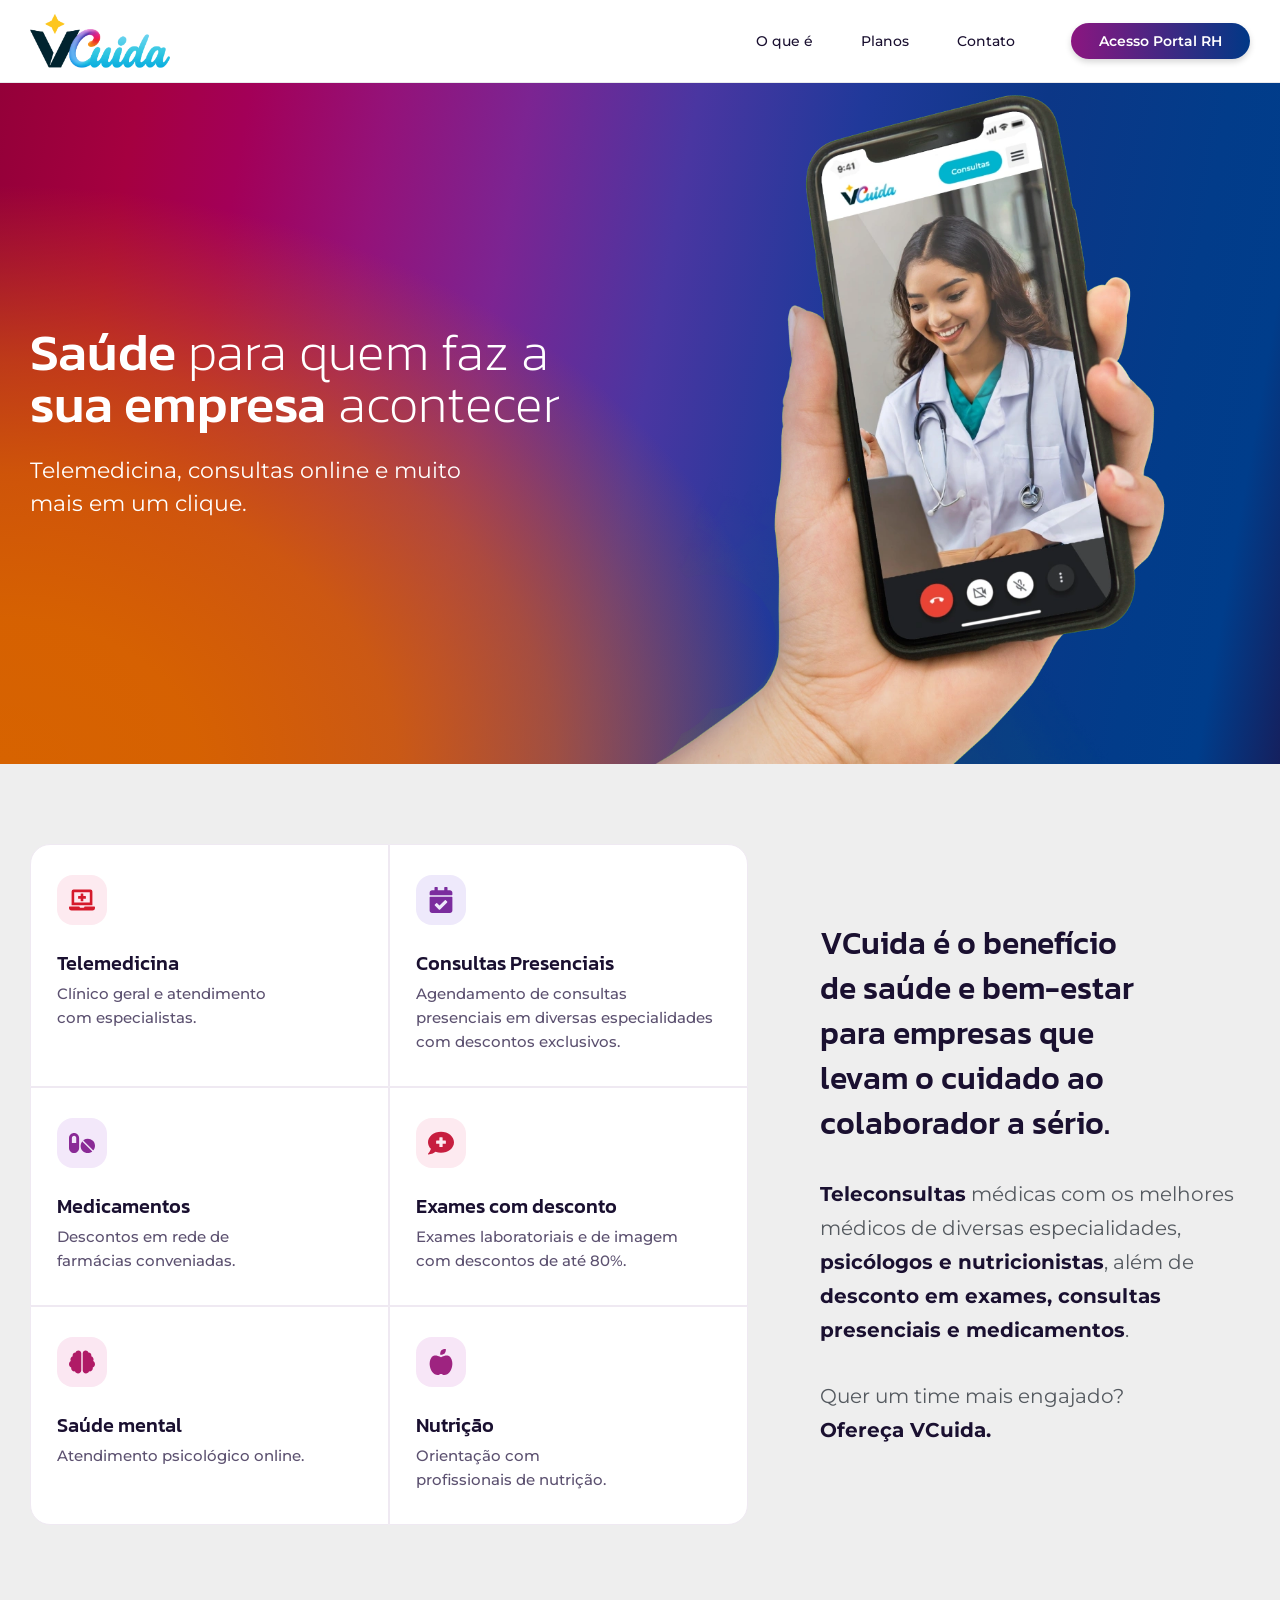
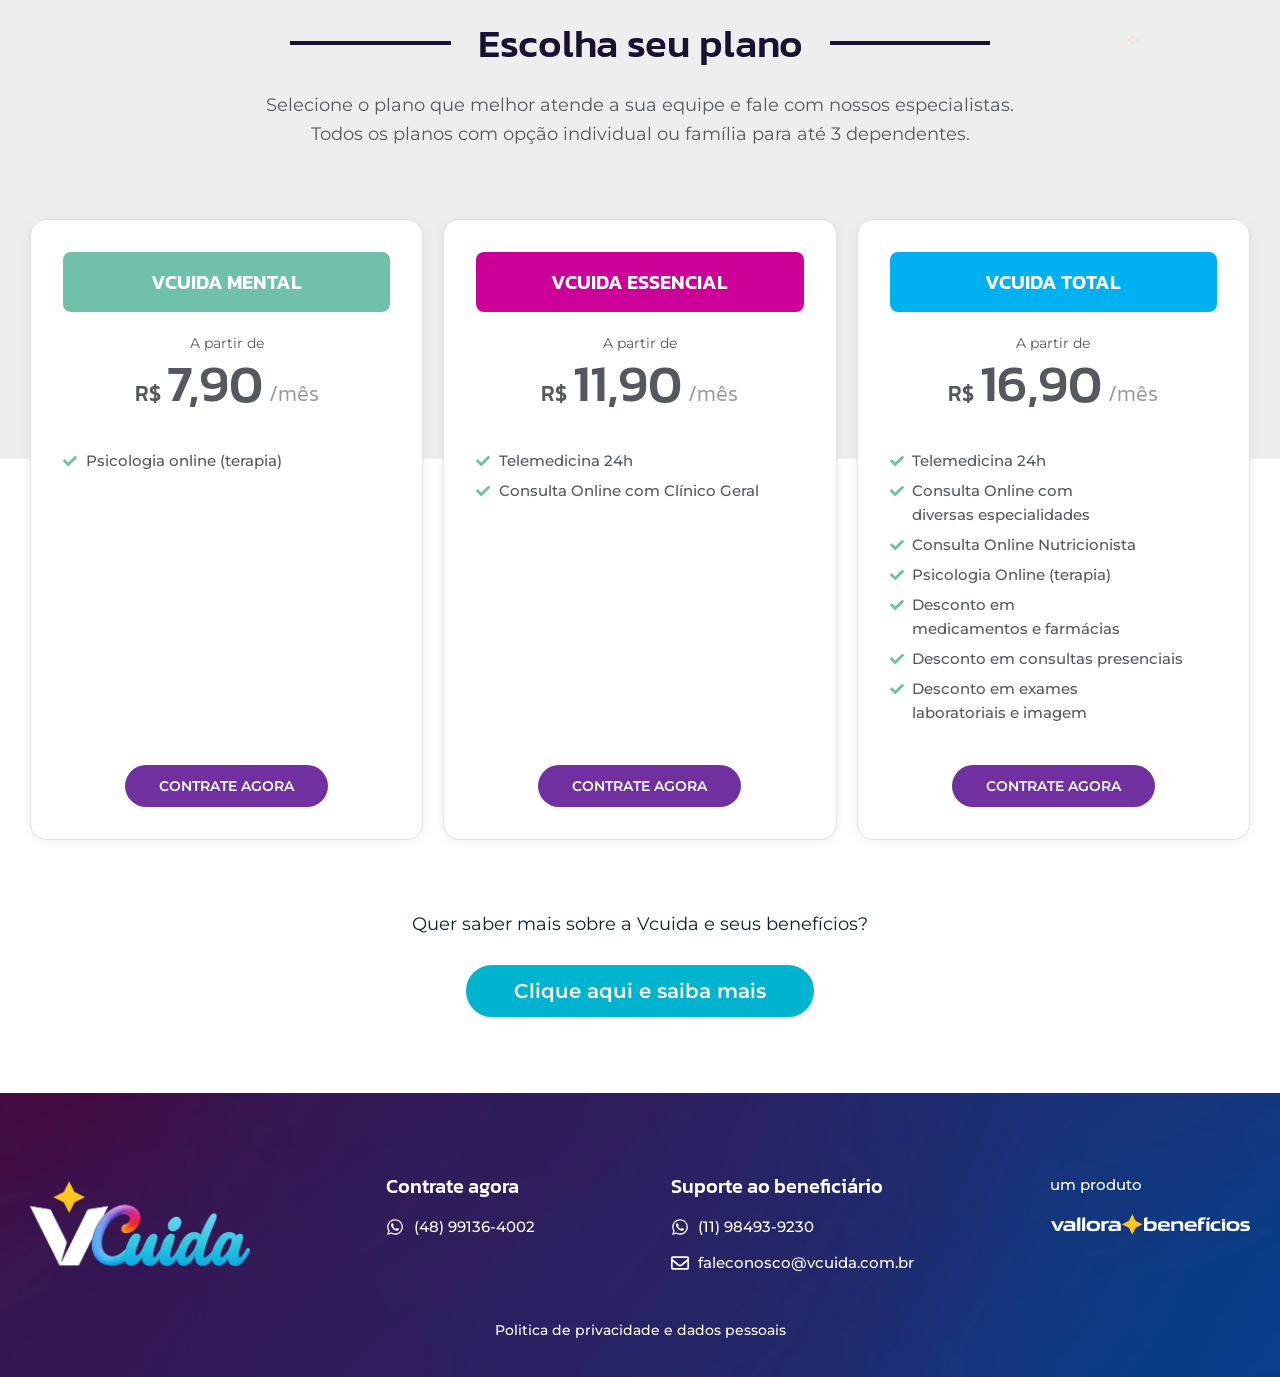
<file: index.html>
<!DOCTYPE html>
<html lang="pt-BR">
<head>
<meta name="robots" content="noindex, nofollow">
<!-- Injetado por publicar-preview.sh: vale só para o preview do GitHub Pages. -->

<meta charset="UTF-8">
<meta name="viewport" content="width=device-width, initial-scale=1">
<title>VCuida - Saúde para quem faz a sua empresa acontecer</title>
<meta name="description" content="Telemedicina, consultas online e muito mais em um clique. O benefício de saúde e bem-estar para empresas, a partir de R$ 7,90/mês.">
<link rel="canonical" href="https://vcuida.com.br/">

<meta property="og:locale" content="pt_BR">
<meta property="og:type" content="website">
<meta property="og:title" content="VCuida - Saúde para quem faz a sua empresa acontecer">
<meta property="og:description" content="Telemedicina, consultas online e muito mais em um clique.">
<meta property="og:url" content="https://vcuida.com.br/">
<meta property="og:site_name" content="VCuida">

<link rel="icon" href="assets/img/cropped-v-1-1-1-32x32.webp" sizes="32x32">
<link rel="apple-touch-icon" href="assets/img/cropped-v-1-1-1-180x180.webp">

<link rel="preload" as="image" href="assets/img/iPhone-Vcuida.webp" fetchpriority="high">
<!-- Marca o documento antes da 1a pintura: o estado inicial das animações só
     existe quando há JS, então sem script a página aparece normal. -->
<script>document.documentElement.classList.add("js-anim")</script>
<link rel="stylesheet" href="assets/css/fonts.css">
<link rel="stylesheet" href="assets/css/base.css">
<link rel="stylesheet" href="assets/css/sections.css">
</head>
<body>

  <!-- ============================================================
         00 · Header — logo, menu e acesso ao portal.
         Fixo no topo (position:sticky), a pedido do cliente.
         ============================================================ -->
    <header class="site-header">
      <div class="container site-header__inner">
  
        <img class="site-header__logo" src="assets/img/logo-vcuida-tagline.webp" width="923" height="429" decoding="async" alt="VCuida — Cuidando de você.">
  
        <nav class="site-header__nav" id="menu-principal" aria-label="Menu principal">
          <ul class="site-header__menu">
            <li class="site-header__item"><a class="site-header__link" href="#o-que-e">O que é</a></li>
            <li class="site-header__item"><a class="site-header__link" href="#planos">Planos</a></li>
            <li class="site-header__item"><a class="site-header__link" href="#contato">Contato</a></li>
          </ul>
        </nav>
  
        <!-- No mobile o rótulo encurta para "Portal RH"; o aria-label preserva
             o nome completo para leitor de tela nas duas larguras. -->
        <a class="site-header__portal" href="https://portalplugin.nexusaa.com.br/" target="_blank" rel="noopener" aria-label="Acesso Portal RH"><span class="site-header__portal-prefixo">Acesso </span>Portal RH</a>
  
        <!-- Só aparece abaixo de 767px. Fora daí o menu está sempre visível. -->
        <button class="site-header__burger" type="button" aria-expanded="false" aria-controls="menu-principal" aria-label="Abrir menu">
          <span class="site-header__burger-barra" aria-hidden="true"></span>
          <span class="site-header__burger-barra" aria-hidden="true"></span>
          <span class="site-header__burger-barra" aria-hidden="true"></span>
        </button>
  
      </div>
    </header>

  <!-- ============================================================
         01 · Hero — título, subtítulo e mockup do app sobre o
         gradiente de marca. O logo saiu daqui: agora vive no header.
         ============================================================ -->
    <section class="hero" id="inicio">
      <div class="container hero__inner">
        <div class="hero__copy">
  
          <h1 class="hero__title" data-anim><span class="hero__title-em">Saúde</span> para quem faz a <span class="hero__title-em">sua empresa</span> acontecer</h1>
  
          <p class="hero__subtitle" data-anim>Telemedicina, consultas online e muito mais em um clique.</p>
  
        </div>
  
        <!-- o <figure> existe porque o iPhone é mais largo que a coluna (margem
             negativa) e a imagem mede 80% dessa largura maior, não da coluna -->
        <div class="hero__media">
          <figure class="hero__mockup" data-anim>
            <img src="assets/img/iPhone-Vcuida.webp" width="800" height="990" fetchpriority="high" decoding="async" alt="Aplicativo VCuida aberto na tela de um iPhone">
          </figure>
        </div>
      </div>
    </section>

  <!-- ============================================================
         02 · O que é — grade de 6 serviços + bloco de texto
         Entra logo depois do hero. Os 6 cards reaproveitam os ícones
         e as cores da antiga seção "Facilidades e Benefícios" da v1,
         que sai da página.
         ============================================================ -->
    <section class="about" id="o-que-e" aria-labelledby="o-que-e-titulo">
      <div class="container about__inner">
  
        <!-- O mockup não traz título visível nesta seção; o h2 existe só para
             a estrutura do documento e para nomear o alvo do link do menu. -->
        <h2 class="sr-only" id="o-que-e-titulo">O que é o VCuida</h2>
  
        <!-- Grade: as bordas de 1px de cards vizinhos se somam e formam
             as linhas internas da "tabela", como na grade da v1. -->
        <ul class="about__grid" data-anim>
  
          <li class="about__item">
            <span class="about__icon about__icon--telemedicina">
              <svg class="icon" viewBox="0 0 640 512" xmlns="http://www.w3.org/2000/svg" aria-hidden="true" focusable="false"><path d="M232 224h56v56a8 8 0 0 0 8 8h48a8 8 0 0 0 8-8v-56h56a8 8 0 0 0 8-8v-48a8 8 0 0 0-8-8h-56v-56a8 8 0 0 0-8-8h-48a8 8 0 0 0-8 8v56h-56a8 8 0 0 0-8 8v48a8 8 0 0 0 8 8zM576 48a48.14 48.14 0 0 0-48-48H112a48.14 48.14 0 0 0-48 48v336h512zm-64 272H128V64h384zm112 96H381.54c-.74 19.81-14.71 32-32.74 32H288c-18.69 0-33-17.47-32.77-32H16a16 16 0 0 0-16 16v16a64.19 64.19 0 0 0 64 64h512a64.19 64.19 0 0 0 64-64v-16a16 16 0 0 0-16-16z"/></svg>
            </span>
            <div class="about__card-text">
              <h3 class="about__title">Telemedicina</h3>
              <p class="about__desc">Clínico geral e atendimento com especialistas.</p>
            </div>
          </li>
  
          <li class="about__item">
            <span class="about__icon about__icon--consultas">
              <svg class="icon" viewBox="0 0 448 512" xmlns="http://www.w3.org/2000/svg" aria-hidden="true" focusable="false"><path d="M436 160H12c-6.627 0-12-5.373-12-12v-36c0-26.51 21.49-48 48-48h48V12c0-6.627 5.373-12 12-12h40c6.627 0 12 5.373 12 12v52h128V12c0-6.627 5.373-12 12-12h40c6.627 0 12 5.373 12 12v52h48c26.51 0 48 21.49 48 48v36c0 6.627-5.373 12-12 12zM12 192h424c6.627 0 12 5.373 12 12v260c0 26.51-21.49 48-48 48H48c-26.51 0-48-21.49-48-48V204c0-6.627 5.373-12 12-12zm333.296 95.947l-28.169-28.398c-4.667-4.705-12.265-4.736-16.97-.068L194.12 364.665l-45.98-46.352c-4.667-4.705-12.266-4.736-16.971-.068l-28.397 28.17c-4.705 4.667-4.736 12.265-.068 16.97l82.601 83.269c4.667 4.705 12.265 4.736 16.97.068l142.953-141.805c4.705-4.667 4.736-12.265.068-16.97z"/></svg>
            </span>
            <div class="about__card-text">
              <h3 class="about__title">Consultas Presenciais</h3>
              <p class="about__desc">Agendamento de consultas presenciais em diversas especialidades com descontos exclusivos.</p>
            </div>
          </li>
  
          <li class="about__item">
            <span class="about__icon about__icon--medicamentos">
              <svg class="icon" viewBox="0 0 576 512" xmlns="http://www.w3.org/2000/svg" aria-hidden="true" focusable="false"><path d="M112 32C50.1 32 0 82.1 0 144v224c0 61.9 50.1 112 112 112s112-50.1 112-112V144c0-61.9-50.1-112-112-112zm48 224H64V144c0-26.5 21.5-48 48-48s48 21.5 48 48v112zm139.7-29.7c-3.5-3.5-9.4-3.1-12.3.8-45.3 62.5-40.4 150.1 15.9 206.4 56.3 56.3 143.9 61.2 206.4 15.9 4-2.9 4.3-8.8.8-12.3L299.7 226.3zm229.8-19c-56.3-56.3-143.9-61.2-206.4-15.9-4 2.9-4.3 8.8-.8 12.3l210.8 210.8c3.5 3.5 9.4 3.1 12.3-.8 45.3-62.6 40.5-150.1-15.9-206.4z"/></svg>
            </span>
            <div class="about__card-text">
              <h3 class="about__title">Medicamentos</h3>
              <p class="about__desc">Descontos em rede de farmácias conveniadas.</p>
            </div>
          </li>
  
          <li class="about__item">
            <span class="about__icon about__icon--exames">
              <svg class="icon" viewBox="0 0 512 512" xmlns="http://www.w3.org/2000/svg" aria-hidden="true" focusable="false"><path d="M256 32C114.62 32 0 125.12 0 240c0 49.56 21.41 95 57 130.74C44.46 421.05 2.7 466 2.2 466.5A8 8 0 0 0 8 480c66.26 0 116-31.75 140.6-51.38A304.66 304.66 0 0 0 256 448c141.39 0 256-93.12 256-208S397.39 32 256 32zm96 232a8 8 0 0 1-8 8h-56v56a8 8 0 0 1-8 8h-48a8 8 0 0 1-8-8v-56h-56a8 8 0 0 1-8-8v-48a8 8 0 0 1 8-8h56v-56a8 8 0 0 1 8-8h48a8 8 0 0 1 8 8v56h56a8 8 0 0 1 8 8z"/></svg>
            </span>
            <div class="about__card-text">
              <h3 class="about__title">Exames com desconto</h3>
              <p class="about__desc">Exames laboratoriais e de imagem com descontos de até 80%.</p>
            </div>
          </li>
  
          <li class="about__item">
            <span class="about__icon about__icon--mental">
              <svg class="icon" viewBox="0 0 576 512" xmlns="http://www.w3.org/2000/svg" aria-hidden="true" focusable="false"><path d="M208 0c-29.9 0-54.7 20.5-61.8 48.2-.8 0-1.4-.2-2.2-.2-35.3 0-64 28.7-64 64 0 4.8.6 9.5 1.7 14C52.5 138 32 166.6 32 200c0 12.6 3.2 24.3 8.3 34.9C16.3 248.7 0 274.3 0 304c0 33.3 20.4 61.9 49.4 73.9-.9 4.6-1.4 9.3-1.4 14.1 0 39.8 32.2 72 72 72 4.1 0 8.1-.5 12-1.2 9.6 28.5 36.2 49.2 68 49.2 39.8 0 72-32.2 72-72V64c0-35.3-28.7-64-64-64zm368 304c0-29.7-16.3-55.3-40.3-69.1 5.2-10.6 8.3-22.3 8.3-34.9 0-33.4-20.5-62-49.7-74 1-4.5 1.7-9.2 1.7-14 0-35.3-28.7-64-64-64-.8 0-1.5.2-2.2.2C422.7 20.5 397.9 0 368 0c-35.3 0-64 28.6-64 64v376c0 39.8 32.2 72 72 72 31.8 0 58.4-20.7 68-49.2 3.9.7 7.9 1.2 12 1.2 39.8 0 72-32.2 72-72 0-4.8-.5-9.5-1.4-14.1 29-12 49.4-40.6 49.4-73.9z"/></svg>
            </span>
            <div class="about__card-text">
              <h3 class="about__title">Saúde mental</h3>
              <p class="about__desc">Atendimento psicológico online.</p>
            </div>
          </li>
  
          <li class="about__item">
            <span class="about__icon about__icon--nutricao">
              <svg class="icon" viewBox="0 0 448 512" xmlns="http://www.w3.org/2000/svg" aria-hidden="true" focusable="false"><path d="M350.85 129c25.97 4.67 47.27 18.67 63.92 42 14.65 20.67 24.64 46.67 29.96 78 4.67 28.67 4.32 57.33-1 86-7.99 47.33-23.97 87-47.94 119-28.64 38.67-64.59 58-107.87 58-10.66 0-22.3-3.33-34.96-10-8.66-5.33-18.31-8-28.97-8s-20.3 2.67-28.97 8c-12.66 6.67-24.3 10-34.96 10-43.28 0-79.23-19.33-107.87-58-23.97-32-39.95-71.67-47.94-119-5.32-28.67-5.67-57.33-1-86 5.32-31.33 15.31-57.33 29.96-78 16.65-23.33 37.95-37.33 63.92-42 15.98-2.67 37.95-.33 65.92 7 23.97 6.67 44.28 14.67 60.93 24 16.65-9.33 36.96-17.33 60.93-24 27.98-7.33 49.96-9.67 65.94-7zm-54.94-41c-9.32 8.67-21.65 15-36.96 19-10.66 3.33-22.3 5-34.96 5l-14.98-1c-1.33-9.33-1.33-20 0-32 2.67-24 10.32-42.33 22.97-55 9.32-8.67 21.65-15 36.96-19 10.66-3.33 22.3-5 34.96-5l14.98 1 1 15c0 12.67-1.67 24.33-4.99 35-3.99 15.33-10.31 27.67-18.98 37z"/></svg>
            </span>
            <div class="about__card-text">
              <h3 class="about__title">Nutrição</h3>
              <p class="about__desc">Orientação com profissionais de nutrição.</p>
            </div>
          </li>
  
        </ul>
  
        <div class="about__copy" data-anim>
          <p class="about__lead">VCuida é o benefício de saúde e bem-estar para empresas que levam o cuidado ao colaborador a sério.</p>
          <p class="about__para"><strong>Teleconsultas</strong> médicas com os melhores médicos de diversas especialidades, <strong>psicólogos e nutricionistas</strong>, além de <strong>desconto em exames, consultas presenciais e medicamentos</strong>.</p>
          <p class="about__para">Quer um time mais engajado?<br><strong>Ofereça VCuida.</strong></p>
        </div>
  
      </div>
    </section>

  <!-- ============================================================
         03 · Planos — cabeçalho
         O padding-bottom de 240px é proposital: a seção dos cards
         sobe por cima dela com margin-top:-240px.
         ============================================================ -->
    <section class="plans-head" id="planos">
      <div class="container plans-head__inner">
    
        <!-- Divisor: as linhas à esquerda e à direita são os ::before/::after -->
        <div class="plans-head__divider">
          <h2 class="plans-head__title" data-anim>Escolha seu plano</h2>
        </div>
    
        <!-- v2: o subtítulo passou a ter duas linhas; a quebra é fixa no desktop
             e no mobile cada frase reflui sozinha -->
        <p class="plans-head__subtitle" data-anim>Selecione o plano que melhor atende a sua equipe e fale com nossos especialistas.<br>Todos os planos com opção individual ou família para até 3 dependentes.</p>
    
        <!-- Pontinhos decorativos (no original têm parallax por JS; aqui ficam fixos) -->
        <img class="plans-head__dot plans-head__dot--a" src="assets/img/Vector-32.png" width="19" height="19" alt="">
        <img class="plans-head__dot plans-head__dot--b" src="assets/img/Vector-32.png" width="19" height="19" alt="">
        <img class="plans-head__dot plans-head__dot--c" src="assets/img/Vector-32.png" width="19" height="19" alt="">
    
      </div>
    </section>

  <!-- ============================================================
         04 · Planos — cards
         Os cards sobem sobre a faixa cinza da seção anterior
         (margin-top negativo + z-index).
         ============================================================ -->
    <section class="planos-cards" aria-label="Planos">
      <div class="planos-cards__grid">
  
        <article class="plano plano--mental" data-anim>
          <h3 class="plano__name">VCUIDA MENTAL</h3>
  
          <p class="plano__from">A partir de</p>
  
          <p class="plano__price">
            <span class="plano__currency">R$</span>
            <span class="plano__amount">7,90</span>
            <span class="plano__period">/mês</span>
          </p>
  
          <ul class="plano__features">
            <li class="plano__feature">
              <svg class="icon" viewBox="0 0 512 512" xmlns="http://www.w3.org/2000/svg" aria-hidden="true" focusable="false"><path d="M173.898 439.404l-166.4-166.4c-9.997-9.997-9.997-26.206 0-36.204l36.203-36.204c9.997-9.998 26.207-9.998 36.204 0L192 312.69 432.095 72.596c9.997-9.997 26.207-9.997 36.204 0l36.203 36.204c9.997 9.997 9.997 26.206 0 36.204l-294.4 294.401c-9.998 9.997-26.207 9.997-36.204-.001z"></path></svg>
              <span class="plano__feature-text">Psicologia online (terapia)</span>
            </li>
          </ul>
  
          <p class="plano__cta-wrap">
            <a class="plano__cta" href="https://wa.me/5548991364002?text=Oi.%20Gostaria%20de%20saber%20mais%20sobre%20o%20VCuida%20para%20empresa." target="_blank" rel="noopener">CONTRATE AGORA</a>
          </p>
        </article>
  
        <article class="plano plano--essencial" data-anim>
          <h3 class="plano__name">VCUIDA ESSENCIAL</h3>
  
          <p class="plano__from">A partir de</p>
  
          <p class="plano__price">
            <span class="plano__currency">R$</span>
            <span class="plano__amount">11,90</span>
            <span class="plano__period">/mês</span>
          </p>
  
          <ul class="plano__features">
            <li class="plano__feature">
              <svg class="icon" viewBox="0 0 512 512" xmlns="http://www.w3.org/2000/svg" aria-hidden="true" focusable="false"><path d="M173.898 439.404l-166.4-166.4c-9.997-9.997-9.997-26.206 0-36.204l36.203-36.204c9.997-9.998 26.207-9.998 36.204 0L192 312.69 432.095 72.596c9.997-9.997 26.207-9.997 36.204 0l36.203 36.204c9.997 9.997 9.997 26.206 0 36.204l-294.4 294.401c-9.998 9.997-26.207 9.997-36.204-.001z"></path></svg>
              <span class="plano__feature-text">Telemedicina 24h</span>
            </li>
            <li class="plano__feature">
              <svg class="icon" viewBox="0 0 512 512" xmlns="http://www.w3.org/2000/svg" aria-hidden="true" focusable="false"><path d="M173.898 439.404l-166.4-166.4c-9.997-9.997-9.997-26.206 0-36.204l36.203-36.204c9.997-9.998 26.207-9.998 36.204 0L192 312.69 432.095 72.596c9.997-9.997 26.207-9.997 36.204 0l36.203 36.204c9.997 9.997 9.997 26.206 0 36.204l-294.4 294.401c-9.998 9.997-26.207 9.997-36.204-.001z"></path></svg>
              <span class="plano__feature-text">Consulta Online com Clínico Geral</span>
            </li>
          </ul>
  
          <p class="plano__cta-wrap">
            <a class="plano__cta" href="https://wa.me/5548991364002?text=Oi.%20Gostaria%20de%20saber%20mais%20sobre%20o%20VCuida%20para%20empresa." target="_blank" rel="noopener">CONTRATE AGORA</a>
          </p>
        </article>
  
        <article class="plano plano--total" data-anim>
          <h3 class="plano__name">VCUIDA TOTAL</h3>
  
          <p class="plano__from">A partir de</p>
  
          <p class="plano__price">
            <span class="plano__currency">R$</span>
            <span class="plano__amount">16,90</span>
            <span class="plano__period">/mês</span>
          </p>
  
          <ul class="plano__features">
            <li class="plano__feature">
              <svg class="icon" viewBox="0 0 512 512" xmlns="http://www.w3.org/2000/svg" aria-hidden="true" focusable="false"><path d="M173.898 439.404l-166.4-166.4c-9.997-9.997-9.997-26.206 0-36.204l36.203-36.204c9.997-9.998 26.207-9.998 36.204 0L192 312.69 432.095 72.596c9.997-9.997 26.207-9.997 36.204 0l36.203 36.204c9.997 9.997 9.997 26.206 0 36.204l-294.4 294.401c-9.998 9.997-26.207 9.997-36.204-.001z"></path></svg>
              <span class="plano__feature-text">Telemedicina 24h</span>
            </li>
            <li class="plano__feature">
              <svg class="icon" viewBox="0 0 512 512" xmlns="http://www.w3.org/2000/svg" aria-hidden="true" focusable="false"><path d="M173.898 439.404l-166.4-166.4c-9.997-9.997-9.997-26.206 0-36.204l36.203-36.204c9.997-9.998 26.207-9.998 36.204 0L192 312.69 432.095 72.596c9.997-9.997 26.207-9.997 36.204 0l36.203 36.204c9.997 9.997 9.997 26.206 0 36.204l-294.4 294.401c-9.998 9.997-26.207 9.997-36.204-.001z"></path></svg>
              <span class="plano__feature-text">Consulta Online com diversas especialidades</span>
            </li>
            <li class="plano__feature">
              <svg class="icon" viewBox="0 0 512 512" xmlns="http://www.w3.org/2000/svg" aria-hidden="true" focusable="false"><path d="M173.898 439.404l-166.4-166.4c-9.997-9.997-9.997-26.206 0-36.204l36.203-36.204c9.997-9.998 26.207-9.998 36.204 0L192 312.69 432.095 72.596c9.997-9.997 26.207-9.997 36.204 0l36.203 36.204c9.997 9.997 9.997 26.206 0 36.204l-294.4 294.401c-9.998 9.997-26.207 9.997-36.204-.001z"></path></svg>
              <span class="plano__feature-text">Consulta Online Nutricionista</span>
            </li>
            <li class="plano__feature">
              <svg class="icon" viewBox="0 0 512 512" xmlns="http://www.w3.org/2000/svg" aria-hidden="true" focusable="false"><path d="M173.898 439.404l-166.4-166.4c-9.997-9.997-9.997-26.206 0-36.204l36.203-36.204c9.997-9.998 26.207-9.998 36.204 0L192 312.69 432.095 72.596c9.997-9.997 26.207-9.997 36.204 0l36.203 36.204c9.997 9.997 9.997 26.206 0 36.204l-294.4 294.401c-9.998 9.997-26.207 9.997-36.204-.001z"></path></svg>
              <span class="plano__feature-text">Psicologia Online (terapia)</span>
            </li>
            <li class="plano__feature">
              <svg class="icon" viewBox="0 0 512 512" xmlns="http://www.w3.org/2000/svg" aria-hidden="true" focusable="false"><path d="M173.898 439.404l-166.4-166.4c-9.997-9.997-9.997-26.206 0-36.204l36.203-36.204c9.997-9.998 26.207-9.998 36.204 0L192 312.69 432.095 72.596c9.997-9.997 26.207-9.997 36.204 0l36.203 36.204c9.997 9.997 9.997 26.206 0 36.204l-294.4 294.401c-9.998 9.997-26.207 9.997-36.204-.001z"></path></svg>
              <span class="plano__feature-text">Desconto em medicamentos e farmácias</span>
            </li>
            <li class="plano__feature">
              <svg class="icon" viewBox="0 0 512 512" xmlns="http://www.w3.org/2000/svg" aria-hidden="true" focusable="false"><path d="M173.898 439.404l-166.4-166.4c-9.997-9.997-9.997-26.206 0-36.204l36.203-36.204c9.997-9.998 26.207-9.998 36.204 0L192 312.69 432.095 72.596c9.997-9.997 26.207-9.997 36.204 0l36.203 36.204c9.997 9.997 9.997 26.206 0 36.204l-294.4 294.401c-9.998 9.997-26.207 9.997-36.204-.001z"></path></svg>
              <span class="plano__feature-text">Desconto em consultas presenciais</span>
            </li>
            <li class="plano__feature">
              <svg class="icon" viewBox="0 0 512 512" xmlns="http://www.w3.org/2000/svg" aria-hidden="true" focusable="false"><path d="M173.898 439.404l-166.4-166.4c-9.997-9.997-9.997-26.206 0-36.204l36.203-36.204c9.997-9.998 26.207-9.998 36.204 0L192 312.69 432.095 72.596c9.997-9.997 26.207-9.997 36.204 0l36.203 36.204c9.997 9.997 9.997 26.206 0 36.204l-294.4 294.401c-9.998 9.997-26.207 9.997-36.204-.001z"></path></svg>
              <span class="plano__feature-text">Desconto em exames laboratoriais e imagem</span>
            </li>
          </ul>
  
          <p class="plano__cta-wrap">
            <a class="plano__cta" href="https://wa.me/5548991364002?text=Oi.%20Gostaria%20de%20saber%20mais%20sobre%20o%20VCuida%20para%20empresa." target="_blank" rel="noopener">CONTRATE AGORA</a>
          </p>
        </article>
  
      </div>
    </section>

  <!-- 05 — CTA: pergunta + botao -->
    <!-- destino alterado a pedido do cliente: agora vai para o mesmo WhatsApp do "CONTRATE AGORA" -->
    <section class="cta">
      <div class="container cta__inner">
        <p class="cta__lead" data-anim>Quer saber mais sobre a Vcuida e seus benefícios?</p>
  
        <a class="cta__button" data-anim href="https://wa.me/5548991364002?text=Oi.%20Gostaria%20de%20saber%20mais%20sobre%20o%20VCuida%20para%20empresa." target="_blank" rel="noopener">Clique aqui e saiba mais</a>
      </div>
    </section>

  <!-- 06 — Rodapé: quatro blocos em linha (marca, contrate agora, suporte ao
         beneficiário e selo Vallora) e, abaixo, a política de privacidade.
         O id="contato" é o destino do item "Contato" do menu. -->
    <footer class="footer" id="contato">
      <div class="container footer__inner">
  
        <div class="footer__cols" data-anim>
  
          <!-- 1 · marca -->
          <div class="footer__block footer__block--brand">
            <img
              class="footer__brand-logo"
              src="assets/img/VCuida.webp"
              width="923"
              height="357"
              alt="VCuida"
              loading="lazy"
              decoding="async"
            />
          </div>
  
          <!-- 2 · contrate agora -->
          <div class="footer__block">
            <p class="footer__block-title">Contrate agora</p>
  
            <ul class="footer__contact">
              <li class="footer__contact-item">
                <a class="footer__contact-link" href="https://wa.me/5548991364002?text=Oi.%20Gostaria%20de%20saber%20mais%20sobre%20o%20VCuida%20para%20empresa." target="_blank" rel="noopener">
                  <svg class="footer__icon" viewBox="0 0 448 512" xmlns="http://www.w3.org/2000/svg" aria-hidden="true" focusable="false"><path d="M380.9 97.1C339 55.1 283.2 32 223.9 32c-122.4 0-222 99.6-222 222 0 39.1 10.2 77.3 29.6 111L0 480l117.7-30.9c32.4 17.7 68.9 27 106.1 27h.1c122.3 0 224.1-99.6 224.1-222 0-59.3-25.2-115-67.1-157zm-157 341.6c-33.2 0-65.7-8.9-94-25.7l-6.7-4-69.8 18.3L72 359.2l-4.4-7c-18.5-29.4-28.2-63.3-28.2-98.2 0-101.7 82.8-184.5 184.6-184.5 49.3 0 95.6 19.2 130.4 54.1 34.8 34.9 56.2 81.2 56.1 130.5 0 101.8-84.9 184.6-186.6 184.6zm101.2-138.2c-5.5-2.8-32.8-16.2-37.9-18-5.1-1.9-8.8-2.8-12.5 2.8-3.7 5.6-14.3 18-17.6 21.8-3.2 3.7-6.5 4.2-12 1.4-32.6-16.3-54-29.1-75.5-66-5.7-9.8 5.7-9.1 16.3-30.3 1.8-3.7.9-6.9-.5-9.7-1.4-2.8-12.5-30.1-17.1-41.2-4.5-10.8-9.1-9.3-12.5-9.5-3.2-.2-6.9-.2-10.6-.2-3.7 0-9.7 1.4-14.8 6.9-5.1 5.6-19.4 19-19.4 46.3 0 27.3 19.9 53.7 22.6 57.4 2.8 3.7 39.1 59.7 94.8 83.8 35.2 15.2 49 16.5 66.6 13.9 10.7-1.6 32.8-13.4 37.4-26.4 4.6-13 4.6-24.1 3.2-26.4-1.3-2.5-5-3.9-10.5-6.6z"></path></svg>
                  <span class="footer__contact-label">(48) 99136-4002</span>
                </a>
              </li>
            </ul>
          </div>
  
          <!-- 3 · suporte ao beneficiário -->
          <div class="footer__block">
            <p class="footer__block-title">Suporte ao beneficiário</p>
  
            <ul class="footer__contact">
              <li class="footer__contact-item">
                <a class="footer__contact-link" href="https://wa.me/5511984939230" target="_blank" rel="noopener">
                  <svg class="footer__icon" viewBox="0 0 448 512" xmlns="http://www.w3.org/2000/svg" aria-hidden="true" focusable="false"><path d="M380.9 97.1C339 55.1 283.2 32 223.9 32c-122.4 0-222 99.6-222 222 0 39.1 10.2 77.3 29.6 111L0 480l117.7-30.9c32.4 17.7 68.9 27 106.1 27h.1c122.3 0 224.1-99.6 224.1-222 0-59.3-25.2-115-67.1-157zm-157 341.6c-33.2 0-65.7-8.9-94-25.7l-6.7-4-69.8 18.3L72 359.2l-4.4-7c-18.5-29.4-28.2-63.3-28.2-98.2 0-101.7 82.8-184.5 184.6-184.5 49.3 0 95.6 19.2 130.4 54.1 34.8 34.9 56.2 81.2 56.1 130.5 0 101.8-84.9 184.6-186.6 184.6zm101.2-138.2c-5.5-2.8-32.8-16.2-37.9-18-5.1-1.9-8.8-2.8-12.5 2.8-3.7 5.6-14.3 18-17.6 21.8-3.2 3.7-6.5 4.2-12 1.4-32.6-16.3-54-29.1-75.5-66-5.7-9.8 5.7-9.1 16.3-30.3 1.8-3.7.9-6.9-.5-9.7-1.4-2.8-12.5-30.1-17.1-41.2-4.5-10.8-9.1-9.3-12.5-9.5-3.2-.2-6.9-.2-10.6-.2-3.7 0-9.7 1.4-14.8 6.9-5.1 5.6-19.4 19-19.4 46.3 0 27.3 19.9 53.7 22.6 57.4 2.8 3.7 39.1 59.7 94.8 83.8 35.2 15.2 49 16.5 66.6 13.9 10.7-1.6 32.8-13.4 37.4-26.4 4.6-13 4.6-24.1 3.2-26.4-1.3-2.5-5-3.9-10.5-6.6z"></path></svg>
                  <span class="footer__contact-label">(11) 98493-9230</span>
                </a>
              </li>
              <li class="footer__contact-item">
                <a class="footer__contact-link" href="mailto:faleconosco@vcuida.com.br">
                  <svg class="footer__icon" viewBox="0 0 512 512" xmlns="http://www.w3.org/2000/svg" aria-hidden="true" focusable="false"><path d="M464 64H48C21.49 64 0 85.49 0 112v288c0 26.51 21.49 48 48 48h416c26.51 0 48-21.49 48-48V112c0-26.51-21.49-48-48-48zm0 48v40.805c-22.422 18.259-58.168 46.651-134.587 106.49-16.841 13.247-50.201 45.072-73.413 44.701-23.208.375-56.579-31.459-73.413-44.701C106.18 199.465 70.425 171.067 48 152.805V112h416zM48 400V214.398c22.914 18.251 55.409 43.862 104.938 82.646 21.857 17.205 60.134 55.186 103.062 54.955 42.717.231 80.509-37.199 103.053-54.947 49.528-38.783 82.032-64.401 104.947-82.653V400H48z"></path></svg>
                  <span class="footer__contact-label">faleconosco@vcuida.com.br</span>
                </a>
              </li>
            </ul>
          </div>
  
          <!-- 4 · selo Vallora -->
          <div class="footer__block footer__block--vallora">
            <p class="footer__kicker">um produto</p>
  
            <img
              class="footer__vallora"
              src="assets/img/Logo-Vallora.webp"
              width="615"
              height="73"
              alt="Vallora"
              loading="lazy"
              decoding="async"
            />
          </div>
  
        </div>
  
        <p class="footer__legal" data-anim>
          <a href="https://vcuida.com.br/politica-de-privacidade-e-protecao-de-dados-pessoais/">Politica de privacidade e dados pessoais</a>
        </p>
  
      </div>
    </footer>


<script>
/* Único JavaScript da página: abre e fecha o menu no mobile.
   Um <details> ou o truque do checkbox dariam o mesmo visual sem script, mas
   nenhum dos dois fecha o painel quando a pessoa escolhe um item — e o menu
   ficaria aberto por cima do conteúdo depois do clique. */
(function () {
  var header = document.querySelector('.site-header');
  if (!header) return;
  var burger = header.querySelector('.site-header__burger');
  var nav = header.querySelector('.site-header__nav');
  if (!burger || !nav) return;

  function abrir(estado) {
    header.classList.toggle('site-header--menu-aberto', estado);
    burger.setAttribute('aria-expanded', String(estado));
    burger.setAttribute('aria-label', estado ? 'Fechar menu' : 'Abrir menu');
  }

  burger.addEventListener('click', function () {
    abrir(burger.getAttribute('aria-expanded') !== 'true');
  });

  nav.addEventListener('click', function (e) {
    if (e.target.closest('a')) abrir(false);          // escolheu um item
  });

  document.addEventListener('click', function (e) {
    if (!header.contains(e.target)) abrir(false);     // tocou fora
  });

  document.addEventListener('keydown', function (e) {
    if (e.key !== 'Escape') return;
    /* Nada aberto: Esc não é nosso. Sem esta guarda o focus() no hambúrguer
       arrastava a página inteira de volta ao topo e roubava o foco de quem
       navegava por teclado no meio do conteúdo. */
    if (burger.getAttribute('aria-expanded') !== 'true') return;
    abrir(false);
    burger.focus();
  });
})();

/* Animações de entrada: revela cada [data-anim] quando ele entra na tela.

   Nada de IntersectionObserver aqui, de propósito. O padrão comum (esconder
   tudo no CSS e revelar no callback do observer) tem um modo de falha ruim:
   se o observer não dispara, a página inteira fica em branco — e ele não
   dispara, por exemplo, quando o documento está sendo renderizado fora da
   tela. Um efeito visual não pode derrubar o conteúdo.

   Com um teste de posição rodando no scroll, o pior caso é o elemento
   aparecer sem animação. O trabalho é ínfimo: uma medição por elemento, só
   enquanto ainda há elemento por revelar, e no máximo 10 vezes por segundo.
   Quando o último entra, os listeners saem e nada mais roda. */
(function () {
  var alvos = [].slice.call(document.querySelectorAll('[data-anim]'));
  if (!alvos.length) return;

  function revelar(el) {
    el.classList.add('is-visivel');
    /* Depois de entrar, o elemento não precisa mais de [data-anim] — e mantê-lo
       cola o transition-delay do escalonamento na transição PRÓPRIA do
       componente: .plano--total[data-anim] tem mais especificidade que .plano,
       então o lift do card VCUIDA TOTAL passava a esperar 240ms no hover (e na
       saída). 1200ms cobre o pior caso: 180ms de atraso + 650ms de transição. */
    setTimeout(function () { el.removeAttribute('data-anim'); }, 1200);
  }

  /* Movimento reduzido: mostra tudo de uma vez e não instala nada. */
  if (window.matchMedia
      && window.matchMedia('(prefers-reduced-motion: reduce)').matches) {
    alvos.forEach(revelar);
    return;
  }

  var agendado = false;

  function conferir() {
    agendado = false;
    var alturaTela = window.innerHeight || document.documentElement.clientHeight;
    var doc = document.documentElement;

    /* No meio da página o elemento só entra depois de passar 10% da dobra,
       senão ele "aparece" ainda colado na borda e o efeito se perde. No fim
       da página esse desconto sai: quem está nos últimos pixels nunca chegaria
       a cruzar o limite, porque a rolagem acaba antes. */
    var noFim = alturaTela + window.pageYOffset >= doc.scrollHeight - 2;
    var limite = noFim ? alturaTela : alturaTela * 0.9;

    /* Basta o topo ter cruzado o limite. Sem o teste de "ainda está na tela":
       num salto de rolagem (o menu leva para #planos, por exemplo) as seções
       do meio passam entre duas medições, e testar se continuam visíveis as
       deixaria escondidas para sempre. */
    alvos = alvos.filter(function (el) {
      if (el.getBoundingClientRect().top < limite) { revelar(el); return false; }
      return true;
    });

    if (!alvos.length) {
      window.removeEventListener('scroll', agendar);
      window.removeEventListener('resize', agendar);
    }
  }

  /* Acelerador por tempo, e não por requestAnimationFrame: o rAF só roda
     quando a aba está sendo desenhada, o que torna o comportamento impossível
     de testar fora da tela e dependente de pintura. 100ms é bem abaixo do que
     se percebe e limita o trabalho a 10 medições por segundo no pior caso. */
  function agendar() {
    if (agendado) return;
    agendado = true;
    setTimeout(conferir, 100);
  }

  window.addEventListener('scroll', agendar, { passive: true });
  window.addEventListener('resize', agendar);
  conferir();

  /* Destino de âncora chega pronto.

     Sem isto, clicar em "Planos" leva para uma seção cujo título ainda está
     em opacity 0: ele desbota para dentro por 650ms na frente de quem acabou
     de chegar. A rolagem suave do CSS já revela o caminho durante o percurso,
     mas o destino em si precisa estar montado ao encostar — e quando a rolagem
     suave não existe (movimento reduzido, navegador antigo, URL colada com
     #planos) o salto é instantâneo e o problema voltaria inteiro.

     Revelar com a transição desligada é o ponto: não é "animar mais rápido",
     é não animar o que a pessoa já está olhando. */
  function prepararDestino(alvo) {
    if (!alvo) return;

    /* O que precisa estar pronto não é "o que está dentro da seção de destino",
       é o que vai estar NA TELA quando a rolagem parar. Os dois não coincidem:
       os três cards de preço moram na seção irmã .planos-cards, puxada 240px
       para cima, e caem dentro da tela de chegada de #planos; e a rolagem para
       #contato bate no fim do documento antes de alcançar o rodapé, deixando o
       bloco de CTA na tela. Daí o Math.min: o que importa é onde o navegador
       realmente para, não onde o alvo está. */
    var doc = document.documentElement;
    var alturaTela = window.innerHeight || doc.clientHeight;
    var topoAlvo = alvo.getBoundingClientRect().top + window.pageYOffset;
    /* O navegador para acima do topo do alvo pelo scroll-margin-top (a altura
       do header fixo), então a faixa logo acima da seção também aterrissa na
       tela — e ficaria de fora se o cálculo usasse o topo do alvo puro. */
    var margem = parseFloat(getComputedStyle(alvo).scrollMarginTop) || 0;
    var pousa = Math.min(topoAlvo - margem, Math.max(0, doc.scrollHeight - alturaTela));

    /* Varre todos os [data-anim], não só os pendentes: um elemento já revelado
       pode estar no meio da transição de 650ms, e esse também tem de ser
       travado. */
    var dentro = [].slice.call(document.querySelectorAll('[data-anim]'))
      .filter(function (el) {
        var r = el.getBoundingClientRect(), topo = r.top + window.pageYOffset;
        return topo < pousa + alturaTela && topo + r.height > pousa;
      });
    if (alvo.hasAttribute && alvo.hasAttribute('data-anim')
        && dentro.indexOf(alvo) === -1) dentro.push(alvo);
    if (!dentro.length) return;

    dentro.forEach(function (el) { el.classList.add('sem-transicao'); });
    dentro.forEach(revelar);
    alvos = alvos.filter(function (el) { return dentro.indexOf(el) === -1; });

    /* Lê uma propriedade de layout para forçar o navegador a aplicar o estado
       revelado ainda sem transição; só então devolve a transição ao elemento.
       Sem esta leitura, as duas mudanças entram no mesmo quadro e a transição
       roda assim mesmo. */
    void document.documentElement.offsetHeight;
    dentro.forEach(function (el) { el.classList.remove('sem-transicao'); });
  }

  function alvoDoHash(hash) {
    if (!hash || hash.charAt(0) !== '#' || hash.length < 2) return null;
    try { return document.getElementById(decodeURIComponent(hash.slice(1))); }
    catch (e) { return null; }
  }

  document.addEventListener('click', function (e) {
    var link = e.target.closest && e.target.closest('a[href^="#"]');
    if (link) prepararDestino(alvoDoHash(link.getAttribute('href')));
  }, true);   /* na captura: roda antes de a navegação começar */

  window.addEventListener('hashchange', function () {
    prepararDestino(alvoDoHash(location.hash));
  });

  /* URL aberta já com #planos: o navegador pula para lá antes de qualquer
     rolagem, então o destino tem de nascer pronto. */
  if (location.hash) prepararDestino(alvoDoHash(location.hash));
})();
</script>
</body>
</html>
</file>
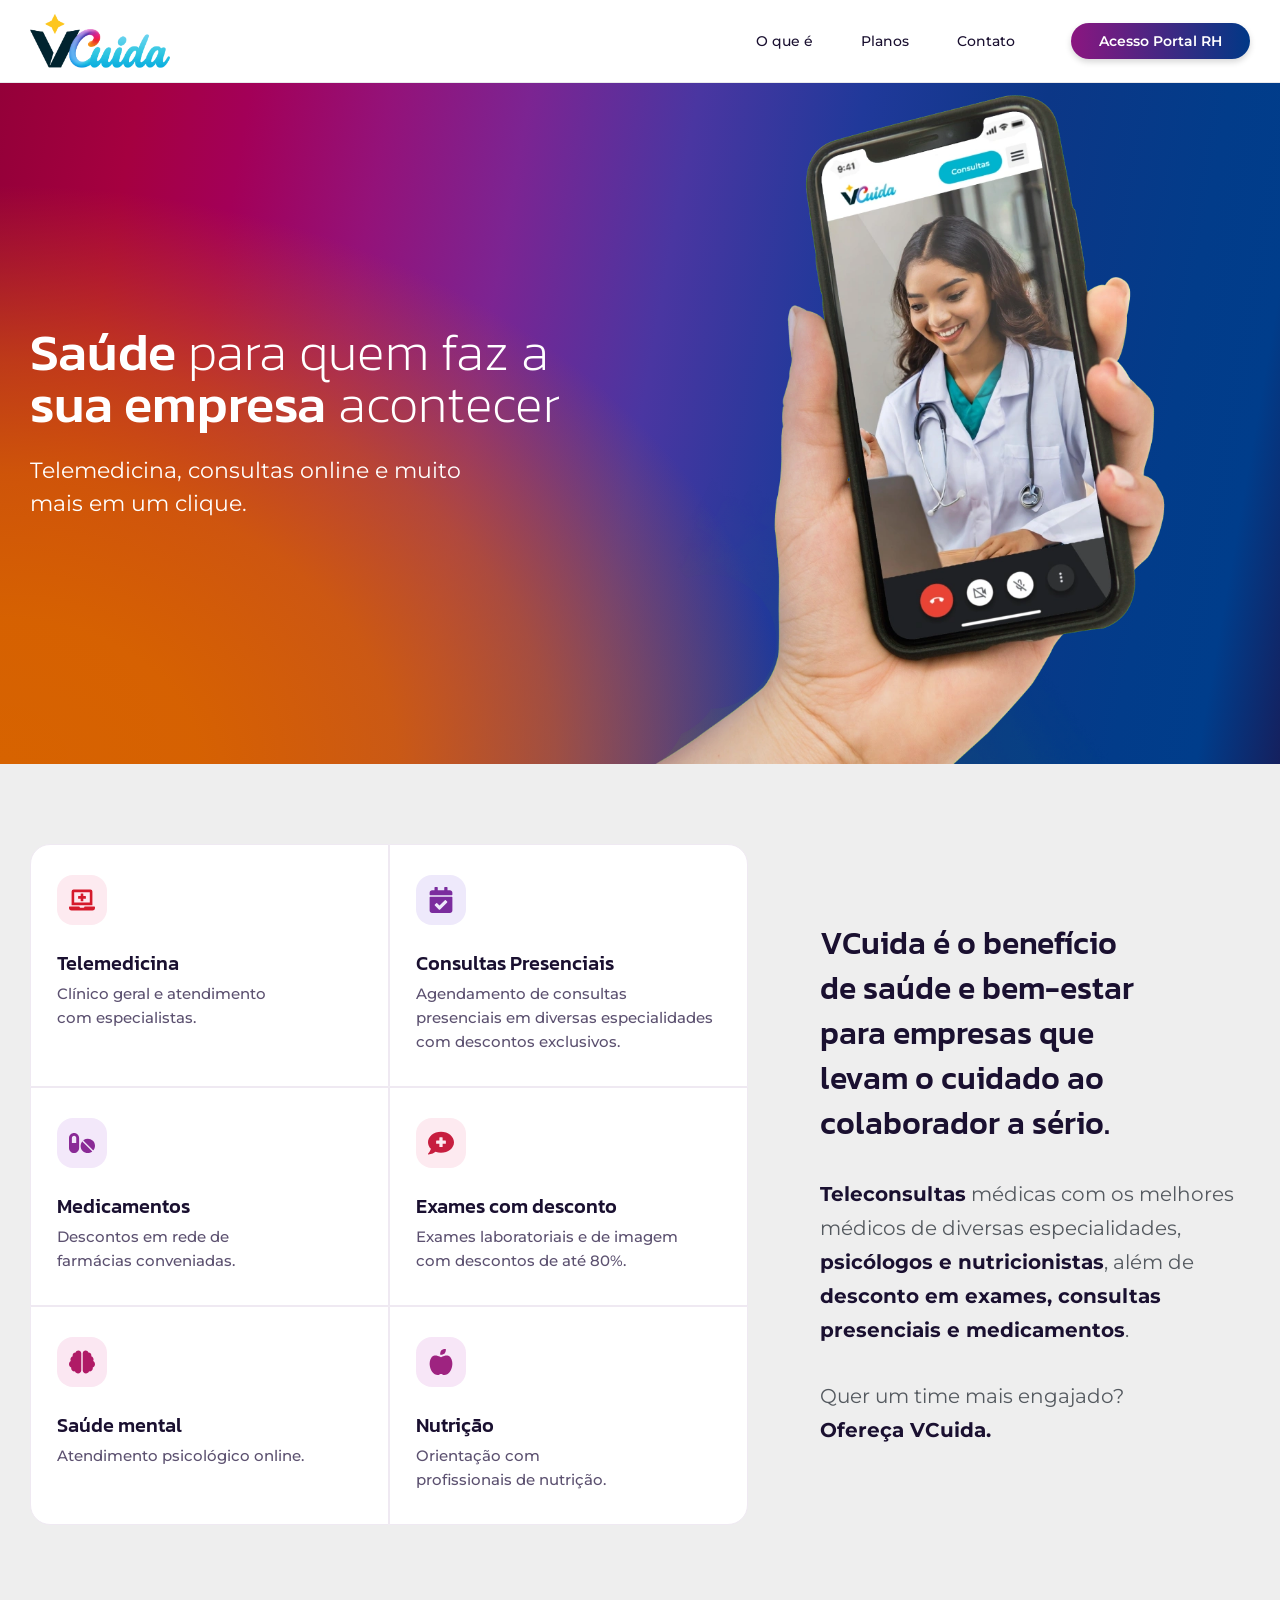
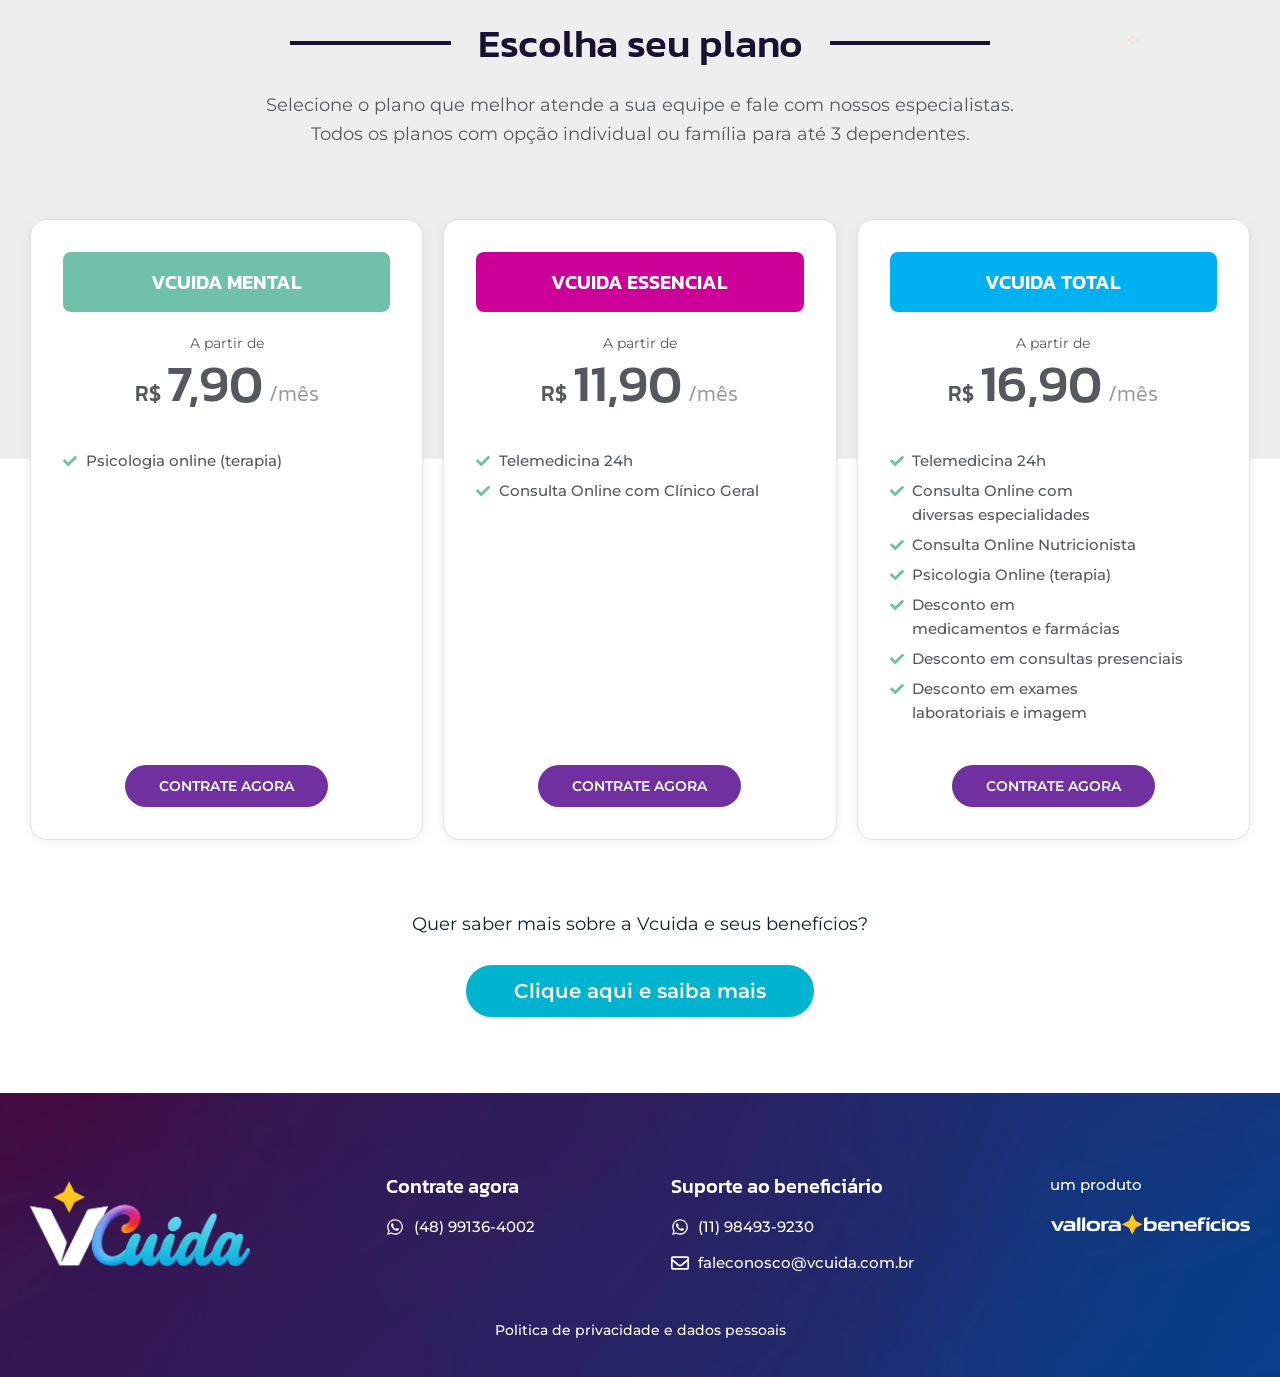
<file: v2/index.html>
<!DOCTYPE html>
<html lang="pt-BR">
<head>
<meta charset="UTF-8">
<meta name="viewport" content="width=device-width, initial-scale=1">
<title>VCuida - Saúde para quem faz a sua empresa acontecer</title>
<meta name="description" content="Telemedicina, consultas online e muito mais em um clique. O benefício de saúde e bem-estar para empresas, a partir de R$ 7,90/mês.">
<link rel="canonical" href="https://vcuida.com.br/">

<meta property="og:locale" content="pt_BR">
<meta property="og:type" content="website">
<meta property="og:title" content="VCuida - Saúde para quem faz a sua empresa acontecer">
<meta property="og:description" content="Telemedicina, consultas online e muito mais em um clique.">
<meta property="og:url" content="https://vcuida.com.br/">
<meta property="og:site_name" content="VCuida">

<link rel="icon" href="assets/img/cropped-v-1-1-1-32x32.webp" sizes="32x32">
<link rel="apple-touch-icon" href="assets/img/cropped-v-1-1-1-180x180.webp">

<link rel="preload" as="image" href="assets/img/iPhone-Vcuida.webp" fetchpriority="high">
<!-- Marca o documento antes da 1a pintura: o estado inicial das animações só
     existe quando há JS, então sem script a página aparece normal. -->
<script>document.documentElement.classList.add("js-anim")</script>
<link rel="stylesheet" href="assets/css/fonts.css">
<link rel="stylesheet" href="assets/css/base.css">
<link rel="stylesheet" href="assets/css/sections.css">
</head>
<body>

  <!-- ============================================================
         00 · Header — logo, menu e acesso ao portal.
         Fixo no topo (position:sticky), a pedido do cliente.
         ============================================================ -->
    <header class="site-header">
      <div class="container site-header__inner">
  
        <img class="site-header__logo" src="assets/img/logo-vcuida-tagline.webp" width="923" height="429" decoding="async" alt="VCuida — Cuidando de você.">
  
        <nav class="site-header__nav" id="menu-principal" aria-label="Menu principal">
          <ul class="site-header__menu">
            <li class="site-header__item"><a class="site-header__link" href="#o-que-e">O que é</a></li>
            <li class="site-header__item"><a class="site-header__link" href="#planos">Planos</a></li>
            <li class="site-header__item"><a class="site-header__link" href="#contato">Contato</a></li>
          </ul>
        </nav>
  
        <!-- No mobile o rótulo encurta para "Portal RH"; o aria-label preserva
             o nome completo para leitor de tela nas duas larguras. -->
        <a class="site-header__portal" href="https://portalplugin.nexusaa.com.br/" target="_blank" rel="noopener" aria-label="Acesso Portal RH"><span class="site-header__portal-prefixo">Acesso </span>Portal RH</a>
  
        <!-- Só aparece abaixo de 767px. Fora daí o menu está sempre visível. -->
        <button class="site-header__burger" type="button" aria-expanded="false" aria-controls="menu-principal" aria-label="Abrir menu">
          <span class="site-header__burger-barra" aria-hidden="true"></span>
          <span class="site-header__burger-barra" aria-hidden="true"></span>
          <span class="site-header__burger-barra" aria-hidden="true"></span>
        </button>
  
      </div>
    </header>

  <!-- ============================================================
         01 · Hero — título, subtítulo e mockup do app sobre o
         gradiente de marca. O logo saiu daqui: agora vive no header.
         ============================================================ -->
    <section class="hero" id="inicio">
      <div class="container hero__inner">
        <div class="hero__copy">
  
          <h1 class="hero__title" data-anim><span class="hero__title-em">Saúde</span> para quem faz a <span class="hero__title-em">sua empresa</span> acontecer</h1>
  
          <p class="hero__subtitle" data-anim>Telemedicina, consultas online e muito mais em um clique.</p>
  
        </div>
  
        <!-- o <figure> existe porque o iPhone é mais largo que a coluna (margem
             negativa) e a imagem mede 80% dessa largura maior, não da coluna -->
        <div class="hero__media">
          <figure class="hero__mockup" data-anim>
            <img src="assets/img/iPhone-Vcuida.webp" width="800" height="990" fetchpriority="high" decoding="async" alt="Aplicativo VCuida aberto na tela de um iPhone">
          </figure>
        </div>
      </div>
    </section>

  <!-- ============================================================
         02 · O que é — grade de 6 serviços + bloco de texto
         Entra logo depois do hero. Os 6 cards reaproveitam os ícones
         e as cores da antiga seção "Facilidades e Benefícios" da v1,
         que sai da página.
         ============================================================ -->
    <section class="about" id="o-que-e" aria-labelledby="o-que-e-titulo">
      <div class="container about__inner">
  
        <!-- O mockup não traz título visível nesta seção; o h2 existe só para
             a estrutura do documento e para nomear o alvo do link do menu. -->
        <h2 class="sr-only" id="o-que-e-titulo">O que é o VCuida</h2>
  
        <!-- Grade: as bordas de 1px de cards vizinhos se somam e formam
             as linhas internas da "tabela", como na grade da v1. -->
        <ul class="about__grid" data-anim>
  
          <li class="about__item">
            <span class="about__icon about__icon--telemedicina">
              <svg class="icon" viewBox="0 0 640 512" xmlns="http://www.w3.org/2000/svg" aria-hidden="true" focusable="false"><path d="M232 224h56v56a8 8 0 0 0 8 8h48a8 8 0 0 0 8-8v-56h56a8 8 0 0 0 8-8v-48a8 8 0 0 0-8-8h-56v-56a8 8 0 0 0-8-8h-48a8 8 0 0 0-8 8v56h-56a8 8 0 0 0-8 8v48a8 8 0 0 0 8 8zM576 48a48.14 48.14 0 0 0-48-48H112a48.14 48.14 0 0 0-48 48v336h512zm-64 272H128V64h384zm112 96H381.54c-.74 19.81-14.71 32-32.74 32H288c-18.69 0-33-17.47-32.77-32H16a16 16 0 0 0-16 16v16a64.19 64.19 0 0 0 64 64h512a64.19 64.19 0 0 0 64-64v-16a16 16 0 0 0-16-16z"/></svg>
            </span>
            <div class="about__card-text">
              <h3 class="about__title">Telemedicina</h3>
              <p class="about__desc">Clínico geral e atendimento com especialistas.</p>
            </div>
          </li>
  
          <li class="about__item">
            <span class="about__icon about__icon--consultas">
              <svg class="icon" viewBox="0 0 448 512" xmlns="http://www.w3.org/2000/svg" aria-hidden="true" focusable="false"><path d="M436 160H12c-6.627 0-12-5.373-12-12v-36c0-26.51 21.49-48 48-48h48V12c0-6.627 5.373-12 12-12h40c6.627 0 12 5.373 12 12v52h128V12c0-6.627 5.373-12 12-12h40c6.627 0 12 5.373 12 12v52h48c26.51 0 48 21.49 48 48v36c0 6.627-5.373 12-12 12zM12 192h424c6.627 0 12 5.373 12 12v260c0 26.51-21.49 48-48 48H48c-26.51 0-48-21.49-48-48V204c0-6.627 5.373-12 12-12zm333.296 95.947l-28.169-28.398c-4.667-4.705-12.265-4.736-16.97-.068L194.12 364.665l-45.98-46.352c-4.667-4.705-12.266-4.736-16.971-.068l-28.397 28.17c-4.705 4.667-4.736 12.265-.068 16.97l82.601 83.269c4.667 4.705 12.265 4.736 16.97.068l142.953-141.805c4.705-4.667 4.736-12.265.068-16.97z"/></svg>
            </span>
            <div class="about__card-text">
              <h3 class="about__title">Consultas Presenciais</h3>
              <p class="about__desc">Agendamento de consultas presenciais em diversas especialidades com descontos exclusivos.</p>
            </div>
          </li>
  
          <li class="about__item">
            <span class="about__icon about__icon--medicamentos">
              <svg class="icon" viewBox="0 0 576 512" xmlns="http://www.w3.org/2000/svg" aria-hidden="true" focusable="false"><path d="M112 32C50.1 32 0 82.1 0 144v224c0 61.9 50.1 112 112 112s112-50.1 112-112V144c0-61.9-50.1-112-112-112zm48 224H64V144c0-26.5 21.5-48 48-48s48 21.5 48 48v112zm139.7-29.7c-3.5-3.5-9.4-3.1-12.3.8-45.3 62.5-40.4 150.1 15.9 206.4 56.3 56.3 143.9 61.2 206.4 15.9 4-2.9 4.3-8.8.8-12.3L299.7 226.3zm229.8-19c-56.3-56.3-143.9-61.2-206.4-15.9-4 2.9-4.3 8.8-.8 12.3l210.8 210.8c3.5 3.5 9.4 3.1 12.3-.8 45.3-62.6 40.5-150.1-15.9-206.4z"/></svg>
            </span>
            <div class="about__card-text">
              <h3 class="about__title">Medicamentos</h3>
              <p class="about__desc">Descontos em rede de farmácias conveniadas.</p>
            </div>
          </li>
  
          <li class="about__item">
            <span class="about__icon about__icon--exames">
              <svg class="icon" viewBox="0 0 512 512" xmlns="http://www.w3.org/2000/svg" aria-hidden="true" focusable="false"><path d="M256 32C114.62 32 0 125.12 0 240c0 49.56 21.41 95 57 130.74C44.46 421.05 2.7 466 2.2 466.5A8 8 0 0 0 8 480c66.26 0 116-31.75 140.6-51.38A304.66 304.66 0 0 0 256 448c141.39 0 256-93.12 256-208S397.39 32 256 32zm96 232a8 8 0 0 1-8 8h-56v56a8 8 0 0 1-8 8h-48a8 8 0 0 1-8-8v-56h-56a8 8 0 0 1-8-8v-48a8 8 0 0 1 8-8h56v-56a8 8 0 0 1 8-8h48a8 8 0 0 1 8 8v56h56a8 8 0 0 1 8 8z"/></svg>
            </span>
            <div class="about__card-text">
              <h3 class="about__title">Exames com desconto</h3>
              <p class="about__desc">Exames laboratoriais e de imagem com descontos de até 80%.</p>
            </div>
          </li>
  
          <li class="about__item">
            <span class="about__icon about__icon--mental">
              <svg class="icon" viewBox="0 0 576 512" xmlns="http://www.w3.org/2000/svg" aria-hidden="true" focusable="false"><path d="M208 0c-29.9 0-54.7 20.5-61.8 48.2-.8 0-1.4-.2-2.2-.2-35.3 0-64 28.7-64 64 0 4.8.6 9.5 1.7 14C52.5 138 32 166.6 32 200c0 12.6 3.2 24.3 8.3 34.9C16.3 248.7 0 274.3 0 304c0 33.3 20.4 61.9 49.4 73.9-.9 4.6-1.4 9.3-1.4 14.1 0 39.8 32.2 72 72 72 4.1 0 8.1-.5 12-1.2 9.6 28.5 36.2 49.2 68 49.2 39.8 0 72-32.2 72-72V64c0-35.3-28.7-64-64-64zm368 304c0-29.7-16.3-55.3-40.3-69.1 5.2-10.6 8.3-22.3 8.3-34.9 0-33.4-20.5-62-49.7-74 1-4.5 1.7-9.2 1.7-14 0-35.3-28.7-64-64-64-.8 0-1.5.2-2.2.2C422.7 20.5 397.9 0 368 0c-35.3 0-64 28.6-64 64v376c0 39.8 32.2 72 72 72 31.8 0 58.4-20.7 68-49.2 3.9.7 7.9 1.2 12 1.2 39.8 0 72-32.2 72-72 0-4.8-.5-9.5-1.4-14.1 29-12 49.4-40.6 49.4-73.9z"/></svg>
            </span>
            <div class="about__card-text">
              <h3 class="about__title">Saúde mental</h3>
              <p class="about__desc">Atendimento psicológico online.</p>
            </div>
          </li>
  
          <li class="about__item">
            <span class="about__icon about__icon--nutricao">
              <svg class="icon" viewBox="0 0 448 512" xmlns="http://www.w3.org/2000/svg" aria-hidden="true" focusable="false"><path d="M350.85 129c25.97 4.67 47.27 18.67 63.92 42 14.65 20.67 24.64 46.67 29.96 78 4.67 28.67 4.32 57.33-1 86-7.99 47.33-23.97 87-47.94 119-28.64 38.67-64.59 58-107.87 58-10.66 0-22.3-3.33-34.96-10-8.66-5.33-18.31-8-28.97-8s-20.3 2.67-28.97 8c-12.66 6.67-24.3 10-34.96 10-43.28 0-79.23-19.33-107.87-58-23.97-32-39.95-71.67-47.94-119-5.32-28.67-5.67-57.33-1-86 5.32-31.33 15.31-57.33 29.96-78 16.65-23.33 37.95-37.33 63.92-42 15.98-2.67 37.95-.33 65.92 7 23.97 6.67 44.28 14.67 60.93 24 16.65-9.33 36.96-17.33 60.93-24 27.98-7.33 49.96-9.67 65.94-7zm-54.94-41c-9.32 8.67-21.65 15-36.96 19-10.66 3.33-22.3 5-34.96 5l-14.98-1c-1.33-9.33-1.33-20 0-32 2.67-24 10.32-42.33 22.97-55 9.32-8.67 21.65-15 36.96-19 10.66-3.33 22.3-5 34.96-5l14.98 1 1 15c0 12.67-1.67 24.33-4.99 35-3.99 15.33-10.31 27.67-18.98 37z"/></svg>
            </span>
            <div class="about__card-text">
              <h3 class="about__title">Nutrição</h3>
              <p class="about__desc">Orientação com profissionais de nutrição.</p>
            </div>
          </li>
  
        </ul>
  
        <div class="about__copy" data-anim>
          <p class="about__lead">VCuida é o benefício de saúde e bem-estar para empresas que levam o cuidado ao colaborador a sério.</p>
          <p class="about__para"><strong>Teleconsultas</strong> médicas com os melhores médicos de diversas especialidades, <strong>psicólogos e nutricionistas</strong>, além de <strong>desconto em exames, consultas presenciais e medicamentos</strong>.</p>
          <p class="about__para">Quer um time mais engajado?<br><strong>Ofereça VCuida.</strong></p>
        </div>
  
      </div>
    </section>

  <!-- ============================================================
         03 · Planos — cabeçalho
         O padding-bottom de 240px é proposital: a seção dos cards
         sobe por cima dela com margin-top:-240px.
         ============================================================ -->
    <section class="plans-head" id="planos">
      <div class="container plans-head__inner">
    
        <!-- Divisor: as linhas à esquerda e à direita são os ::before/::after -->
        <div class="plans-head__divider">
          <h2 class="plans-head__title" data-anim>Escolha seu plano</h2>
        </div>
    
        <!-- v2: o subtítulo passou a ter duas linhas; a quebra é fixa no desktop
             e no mobile cada frase reflui sozinha -->
        <p class="plans-head__subtitle" data-anim>Selecione o plano que melhor atende a sua equipe e fale com nossos especialistas.<br>Todos os planos com opção individual ou família para até 3 dependentes.</p>
    
        <!-- Pontinhos decorativos (no original têm parallax por JS; aqui ficam fixos) -->
        <img class="plans-head__dot plans-head__dot--a" src="assets/img/Vector-32.png" width="19" height="19" alt="">
        <img class="plans-head__dot plans-head__dot--b" src="assets/img/Vector-32.png" width="19" height="19" alt="">
        <img class="plans-head__dot plans-head__dot--c" src="assets/img/Vector-32.png" width="19" height="19" alt="">
    
      </div>
    </section>

  <!-- ============================================================
         04 · Planos — cards
         Os cards sobem sobre a faixa cinza da seção anterior
         (margin-top negativo + z-index).
         ============================================================ -->
    <section class="planos-cards" aria-label="Planos">
      <div class="planos-cards__grid">
  
        <article class="plano plano--mental" data-anim>
          <h3 class="plano__name">VCUIDA MENTAL</h3>
  
          <p class="plano__from">A partir de</p>
  
          <p class="plano__price">
            <span class="plano__currency">R$</span>
            <span class="plano__amount">7,90</span>
            <span class="plano__period">/mês</span>
          </p>
  
          <ul class="plano__features">
            <li class="plano__feature">
              <svg class="icon" viewBox="0 0 512 512" xmlns="http://www.w3.org/2000/svg" aria-hidden="true" focusable="false"><path d="M173.898 439.404l-166.4-166.4c-9.997-9.997-9.997-26.206 0-36.204l36.203-36.204c9.997-9.998 26.207-9.998 36.204 0L192 312.69 432.095 72.596c9.997-9.997 26.207-9.997 36.204 0l36.203 36.204c9.997 9.997 9.997 26.206 0 36.204l-294.4 294.401c-9.998 9.997-26.207 9.997-36.204-.001z"></path></svg>
              <span class="plano__feature-text">Psicologia online (terapia)</span>
            </li>
          </ul>
  
          <p class="plano__cta-wrap">
            <a class="plano__cta" href="https://wa.me/5548991364002?text=Oi.%20Gostaria%20de%20saber%20mais%20sobre%20o%20VCuida%20para%20empresa." target="_blank" rel="noopener">CONTRATE AGORA</a>
          </p>
        </article>
  
        <article class="plano plano--essencial" data-anim>
          <h3 class="plano__name">VCUIDA ESSENCIAL</h3>
  
          <p class="plano__from">A partir de</p>
  
          <p class="plano__price">
            <span class="plano__currency">R$</span>
            <span class="plano__amount">11,90</span>
            <span class="plano__period">/mês</span>
          </p>
  
          <ul class="plano__features">
            <li class="plano__feature">
              <svg class="icon" viewBox="0 0 512 512" xmlns="http://www.w3.org/2000/svg" aria-hidden="true" focusable="false"><path d="M173.898 439.404l-166.4-166.4c-9.997-9.997-9.997-26.206 0-36.204l36.203-36.204c9.997-9.998 26.207-9.998 36.204 0L192 312.69 432.095 72.596c9.997-9.997 26.207-9.997 36.204 0l36.203 36.204c9.997 9.997 9.997 26.206 0 36.204l-294.4 294.401c-9.998 9.997-26.207 9.997-36.204-.001z"></path></svg>
              <span class="plano__feature-text">Telemedicina 24h</span>
            </li>
            <li class="plano__feature">
              <svg class="icon" viewBox="0 0 512 512" xmlns="http://www.w3.org/2000/svg" aria-hidden="true" focusable="false"><path d="M173.898 439.404l-166.4-166.4c-9.997-9.997-9.997-26.206 0-36.204l36.203-36.204c9.997-9.998 26.207-9.998 36.204 0L192 312.69 432.095 72.596c9.997-9.997 26.207-9.997 36.204 0l36.203 36.204c9.997 9.997 9.997 26.206 0 36.204l-294.4 294.401c-9.998 9.997-26.207 9.997-36.204-.001z"></path></svg>
              <span class="plano__feature-text">Consulta Online com Clínico Geral</span>
            </li>
          </ul>
  
          <p class="plano__cta-wrap">
            <a class="plano__cta" href="https://wa.me/5548991364002?text=Oi.%20Gostaria%20de%20saber%20mais%20sobre%20o%20VCuida%20para%20empresa." target="_blank" rel="noopener">CONTRATE AGORA</a>
          </p>
        </article>
  
        <article class="plano plano--total" data-anim>
          <h3 class="plano__name">VCUIDA TOTAL</h3>
  
          <p class="plano__from">A partir de</p>
  
          <p class="plano__price">
            <span class="plano__currency">R$</span>
            <span class="plano__amount">16,90</span>
            <span class="plano__period">/mês</span>
          </p>
  
          <ul class="plano__features">
            <li class="plano__feature">
              <svg class="icon" viewBox="0 0 512 512" xmlns="http://www.w3.org/2000/svg" aria-hidden="true" focusable="false"><path d="M173.898 439.404l-166.4-166.4c-9.997-9.997-9.997-26.206 0-36.204l36.203-36.204c9.997-9.998 26.207-9.998 36.204 0L192 312.69 432.095 72.596c9.997-9.997 26.207-9.997 36.204 0l36.203 36.204c9.997 9.997 9.997 26.206 0 36.204l-294.4 294.401c-9.998 9.997-26.207 9.997-36.204-.001z"></path></svg>
              <span class="plano__feature-text">Telemedicina 24h</span>
            </li>
            <li class="plano__feature">
              <svg class="icon" viewBox="0 0 512 512" xmlns="http://www.w3.org/2000/svg" aria-hidden="true" focusable="false"><path d="M173.898 439.404l-166.4-166.4c-9.997-9.997-9.997-26.206 0-36.204l36.203-36.204c9.997-9.998 26.207-9.998 36.204 0L192 312.69 432.095 72.596c9.997-9.997 26.207-9.997 36.204 0l36.203 36.204c9.997 9.997 9.997 26.206 0 36.204l-294.4 294.401c-9.998 9.997-26.207 9.997-36.204-.001z"></path></svg>
              <span class="plano__feature-text">Consulta Online com diversas especialidades</span>
            </li>
            <li class="plano__feature">
              <svg class="icon" viewBox="0 0 512 512" xmlns="http://www.w3.org/2000/svg" aria-hidden="true" focusable="false"><path d="M173.898 439.404l-166.4-166.4c-9.997-9.997-9.997-26.206 0-36.204l36.203-36.204c9.997-9.998 26.207-9.998 36.204 0L192 312.69 432.095 72.596c9.997-9.997 26.207-9.997 36.204 0l36.203 36.204c9.997 9.997 9.997 26.206 0 36.204l-294.4 294.401c-9.998 9.997-26.207 9.997-36.204-.001z"></path></svg>
              <span class="plano__feature-text">Consulta Online Nutricionista</span>
            </li>
            <li class="plano__feature">
              <svg class="icon" viewBox="0 0 512 512" xmlns="http://www.w3.org/2000/svg" aria-hidden="true" focusable="false"><path d="M173.898 439.404l-166.4-166.4c-9.997-9.997-9.997-26.206 0-36.204l36.203-36.204c9.997-9.998 26.207-9.998 36.204 0L192 312.69 432.095 72.596c9.997-9.997 26.207-9.997 36.204 0l36.203 36.204c9.997 9.997 9.997 26.206 0 36.204l-294.4 294.401c-9.998 9.997-26.207 9.997-36.204-.001z"></path></svg>
              <span class="plano__feature-text">Psicologia Online (terapia)</span>
            </li>
            <li class="plano__feature">
              <svg class="icon" viewBox="0 0 512 512" xmlns="http://www.w3.org/2000/svg" aria-hidden="true" focusable="false"><path d="M173.898 439.404l-166.4-166.4c-9.997-9.997-9.997-26.206 0-36.204l36.203-36.204c9.997-9.998 26.207-9.998 36.204 0L192 312.69 432.095 72.596c9.997-9.997 26.207-9.997 36.204 0l36.203 36.204c9.997 9.997 9.997 26.206 0 36.204l-294.4 294.401c-9.998 9.997-26.207 9.997-36.204-.001z"></path></svg>
              <span class="plano__feature-text">Desconto em medicamentos e farmácias</span>
            </li>
            <li class="plano__feature">
              <svg class="icon" viewBox="0 0 512 512" xmlns="http://www.w3.org/2000/svg" aria-hidden="true" focusable="false"><path d="M173.898 439.404l-166.4-166.4c-9.997-9.997-9.997-26.206 0-36.204l36.203-36.204c9.997-9.998 26.207-9.998 36.204 0L192 312.69 432.095 72.596c9.997-9.997 26.207-9.997 36.204 0l36.203 36.204c9.997 9.997 9.997 26.206 0 36.204l-294.4 294.401c-9.998 9.997-26.207 9.997-36.204-.001z"></path></svg>
              <span class="plano__feature-text">Desconto em consultas presenciais</span>
            </li>
            <li class="plano__feature">
              <svg class="icon" viewBox="0 0 512 512" xmlns="http://www.w3.org/2000/svg" aria-hidden="true" focusable="false"><path d="M173.898 439.404l-166.4-166.4c-9.997-9.997-9.997-26.206 0-36.204l36.203-36.204c9.997-9.998 26.207-9.998 36.204 0L192 312.69 432.095 72.596c9.997-9.997 26.207-9.997 36.204 0l36.203 36.204c9.997 9.997 9.997 26.206 0 36.204l-294.4 294.401c-9.998 9.997-26.207 9.997-36.204-.001z"></path></svg>
              <span class="plano__feature-text">Desconto em exames laboratoriais e imagem</span>
            </li>
          </ul>
  
          <p class="plano__cta-wrap">
            <a class="plano__cta" href="https://wa.me/5548991364002?text=Oi.%20Gostaria%20de%20saber%20mais%20sobre%20o%20VCuida%20para%20empresa." target="_blank" rel="noopener">CONTRATE AGORA</a>
          </p>
        </article>
  
      </div>
    </section>

  <!-- 05 — CTA: pergunta + botao -->
    <!-- destino alterado a pedido do cliente: agora vai para o mesmo WhatsApp do "CONTRATE AGORA" -->
    <section class="cta">
      <div class="container cta__inner">
        <p class="cta__lead" data-anim>Quer saber mais sobre a Vcuida e seus benefícios?</p>
  
        <a class="cta__button" data-anim href="https://wa.me/5548991364002?text=Oi.%20Gostaria%20de%20saber%20mais%20sobre%20o%20VCuida%20para%20empresa." target="_blank" rel="noopener">Clique aqui e saiba mais</a>
      </div>
    </section>

  <!-- 06 — Rodapé: quatro blocos em linha (marca, contrate agora, suporte ao
         beneficiário e selo Vallora) e, abaixo, a política de privacidade.
         O id="contato" é o destino do item "Contato" do menu. -->
    <footer class="footer" id="contato">
      <div class="container footer__inner">
  
        <div class="footer__cols" data-anim>
  
          <!-- 1 · marca -->
          <div class="footer__block footer__block--brand">
            <img
              class="footer__brand-logo"
              src="assets/img/VCuida.webp"
              width="923"
              height="357"
              alt="VCuida"
              loading="lazy"
              decoding="async"
            />
          </div>
  
          <!-- 2 · contrate agora -->
          <div class="footer__block">
            <p class="footer__block-title">Contrate agora</p>
  
            <ul class="footer__contact">
              <li class="footer__contact-item">
                <a class="footer__contact-link" href="https://wa.me/5548991364002?text=Oi.%20Gostaria%20de%20saber%20mais%20sobre%20o%20VCuida%20para%20empresa." target="_blank" rel="noopener">
                  <svg class="footer__icon" viewBox="0 0 448 512" xmlns="http://www.w3.org/2000/svg" aria-hidden="true" focusable="false"><path d="M380.9 97.1C339 55.1 283.2 32 223.9 32c-122.4 0-222 99.6-222 222 0 39.1 10.2 77.3 29.6 111L0 480l117.7-30.9c32.4 17.7 68.9 27 106.1 27h.1c122.3 0 224.1-99.6 224.1-222 0-59.3-25.2-115-67.1-157zm-157 341.6c-33.2 0-65.7-8.9-94-25.7l-6.7-4-69.8 18.3L72 359.2l-4.4-7c-18.5-29.4-28.2-63.3-28.2-98.2 0-101.7 82.8-184.5 184.6-184.5 49.3 0 95.6 19.2 130.4 54.1 34.8 34.9 56.2 81.2 56.1 130.5 0 101.8-84.9 184.6-186.6 184.6zm101.2-138.2c-5.5-2.8-32.8-16.2-37.9-18-5.1-1.9-8.8-2.8-12.5 2.8-3.7 5.6-14.3 18-17.6 21.8-3.2 3.7-6.5 4.2-12 1.4-32.6-16.3-54-29.1-75.5-66-5.7-9.8 5.7-9.1 16.3-30.3 1.8-3.7.9-6.9-.5-9.7-1.4-2.8-12.5-30.1-17.1-41.2-4.5-10.8-9.1-9.3-12.5-9.5-3.2-.2-6.9-.2-10.6-.2-3.7 0-9.7 1.4-14.8 6.9-5.1 5.6-19.4 19-19.4 46.3 0 27.3 19.9 53.7 22.6 57.4 2.8 3.7 39.1 59.7 94.8 83.8 35.2 15.2 49 16.5 66.6 13.9 10.7-1.6 32.8-13.4 37.4-26.4 4.6-13 4.6-24.1 3.2-26.4-1.3-2.5-5-3.9-10.5-6.6z"></path></svg>
                  <span class="footer__contact-label">(48) 99136-4002</span>
                </a>
              </li>
            </ul>
          </div>
  
          <!-- 3 · suporte ao beneficiário -->
          <div class="footer__block">
            <p class="footer__block-title">Suporte ao beneficiário</p>
  
            <ul class="footer__contact">
              <li class="footer__contact-item">
                <a class="footer__contact-link" href="https://wa.me/5511984939230" target="_blank" rel="noopener">
                  <svg class="footer__icon" viewBox="0 0 448 512" xmlns="http://www.w3.org/2000/svg" aria-hidden="true" focusable="false"><path d="M380.9 97.1C339 55.1 283.2 32 223.9 32c-122.4 0-222 99.6-222 222 0 39.1 10.2 77.3 29.6 111L0 480l117.7-30.9c32.4 17.7 68.9 27 106.1 27h.1c122.3 0 224.1-99.6 224.1-222 0-59.3-25.2-115-67.1-157zm-157 341.6c-33.2 0-65.7-8.9-94-25.7l-6.7-4-69.8 18.3L72 359.2l-4.4-7c-18.5-29.4-28.2-63.3-28.2-98.2 0-101.7 82.8-184.5 184.6-184.5 49.3 0 95.6 19.2 130.4 54.1 34.8 34.9 56.2 81.2 56.1 130.5 0 101.8-84.9 184.6-186.6 184.6zm101.2-138.2c-5.5-2.8-32.8-16.2-37.9-18-5.1-1.9-8.8-2.8-12.5 2.8-3.7 5.6-14.3 18-17.6 21.8-3.2 3.7-6.5 4.2-12 1.4-32.6-16.3-54-29.1-75.5-66-5.7-9.8 5.7-9.1 16.3-30.3 1.8-3.7.9-6.9-.5-9.7-1.4-2.8-12.5-30.1-17.1-41.2-4.5-10.8-9.1-9.3-12.5-9.5-3.2-.2-6.9-.2-10.6-.2-3.7 0-9.7 1.4-14.8 6.9-5.1 5.6-19.4 19-19.4 46.3 0 27.3 19.9 53.7 22.6 57.4 2.8 3.7 39.1 59.7 94.8 83.8 35.2 15.2 49 16.5 66.6 13.9 10.7-1.6 32.8-13.4 37.4-26.4 4.6-13 4.6-24.1 3.2-26.4-1.3-2.5-5-3.9-10.5-6.6z"></path></svg>
                  <span class="footer__contact-label">(11) 98493-9230</span>
                </a>
              </li>
              <li class="footer__contact-item">
                <a class="footer__contact-link" href="mailto:faleconosco@vcuida.com.br">
                  <svg class="footer__icon" viewBox="0 0 512 512" xmlns="http://www.w3.org/2000/svg" aria-hidden="true" focusable="false"><path d="M464 64H48C21.49 64 0 85.49 0 112v288c0 26.51 21.49 48 48 48h416c26.51 0 48-21.49 48-48V112c0-26.51-21.49-48-48-48zm0 48v40.805c-22.422 18.259-58.168 46.651-134.587 106.49-16.841 13.247-50.201 45.072-73.413 44.701-23.208.375-56.579-31.459-73.413-44.701C106.18 199.465 70.425 171.067 48 152.805V112h416zM48 400V214.398c22.914 18.251 55.409 43.862 104.938 82.646 21.857 17.205 60.134 55.186 103.062 54.955 42.717.231 80.509-37.199 103.053-54.947 49.528-38.783 82.032-64.401 104.947-82.653V400H48z"></path></svg>
                  <span class="footer__contact-label">faleconosco@vcuida.com.br</span>
                </a>
              </li>
            </ul>
          </div>
  
          <!-- 4 · selo Vallora -->
          <div class="footer__block footer__block--vallora">
            <p class="footer__kicker">um produto</p>
  
            <img
              class="footer__vallora"
              src="assets/img/Logo-Vallora.webp"
              width="615"
              height="73"
              alt="Vallora"
              loading="lazy"
              decoding="async"
            />
          </div>
  
        </div>
  
        <p class="footer__legal" data-anim>
          <a href="https://vcuida.com.br/politica-de-privacidade-e-protecao-de-dados-pessoais/">Politica de privacidade e dados pessoais</a>
        </p>
  
      </div>
    </footer>


<script>
/* Único JavaScript da página: abre e fecha o menu no mobile.
   Um <details> ou o truque do checkbox dariam o mesmo visual sem script, mas
   nenhum dos dois fecha o painel quando a pessoa escolhe um item — e o menu
   ficaria aberto por cima do conteúdo depois do clique. */
(function () {
  var header = document.querySelector('.site-header');
  if (!header) return;
  var burger = header.querySelector('.site-header__burger');
  var nav = header.querySelector('.site-header__nav');
  if (!burger || !nav) return;

  function abrir(estado) {
    header.classList.toggle('site-header--menu-aberto', estado);
    burger.setAttribute('aria-expanded', String(estado));
    burger.setAttribute('aria-label', estado ? 'Fechar menu' : 'Abrir menu');
  }

  burger.addEventListener('click', function () {
    abrir(burger.getAttribute('aria-expanded') !== 'true');
  });

  nav.addEventListener('click', function (e) {
    if (e.target.closest('a')) abrir(false);          // escolheu um item
  });

  document.addEventListener('click', function (e) {
    if (!header.contains(e.target)) abrir(false);     // tocou fora
  });

  document.addEventListener('keydown', function (e) {
    if (e.key !== 'Escape') return;
    /* Nada aberto: Esc não é nosso. Sem esta guarda o focus() no hambúrguer
       arrastava a página inteira de volta ao topo e roubava o foco de quem
       navegava por teclado no meio do conteúdo. */
    if (burger.getAttribute('aria-expanded') !== 'true') return;
    abrir(false);
    burger.focus();
  });
})();

/* Animações de entrada: revela cada [data-anim] quando ele entra na tela.

   Nada de IntersectionObserver aqui, de propósito. O padrão comum (esconder
   tudo no CSS e revelar no callback do observer) tem um modo de falha ruim:
   se o observer não dispara, a página inteira fica em branco — e ele não
   dispara, por exemplo, quando o documento está sendo renderizado fora da
   tela. Um efeito visual não pode derrubar o conteúdo.

   Com um teste de posição rodando no scroll, o pior caso é o elemento
   aparecer sem animação. O trabalho é ínfimo: uma medição por elemento, só
   enquanto ainda há elemento por revelar, e no máximo 10 vezes por segundo.
   Quando o último entra, os listeners saem e nada mais roda. */
(function () {
  var alvos = [].slice.call(document.querySelectorAll('[data-anim]'));
  if (!alvos.length) return;

  function revelar(el) {
    el.classList.add('is-visivel');
    /* Depois de entrar, o elemento não precisa mais de [data-anim] — e mantê-lo
       cola o transition-delay do escalonamento na transição PRÓPRIA do
       componente: .plano--total[data-anim] tem mais especificidade que .plano,
       então o lift do card VCUIDA TOTAL passava a esperar 240ms no hover (e na
       saída). 1200ms cobre o pior caso: 180ms de atraso + 650ms de transição. */
    setTimeout(function () { el.removeAttribute('data-anim'); }, 1200);
  }

  /* Movimento reduzido: mostra tudo de uma vez e não instala nada. */
  if (window.matchMedia
      && window.matchMedia('(prefers-reduced-motion: reduce)').matches) {
    alvos.forEach(revelar);
    return;
  }

  var agendado = false;

  function conferir() {
    agendado = false;
    var alturaTela = window.innerHeight || document.documentElement.clientHeight;
    var doc = document.documentElement;

    /* No meio da página o elemento só entra depois de passar 10% da dobra,
       senão ele "aparece" ainda colado na borda e o efeito se perde. No fim
       da página esse desconto sai: quem está nos últimos pixels nunca chegaria
       a cruzar o limite, porque a rolagem acaba antes. */
    var noFim = alturaTela + window.pageYOffset >= doc.scrollHeight - 2;
    var limite = noFim ? alturaTela : alturaTela * 0.9;

    /* Basta o topo ter cruzado o limite. Sem o teste de "ainda está na tela":
       num salto de rolagem (o menu leva para #planos, por exemplo) as seções
       do meio passam entre duas medições, e testar se continuam visíveis as
       deixaria escondidas para sempre. */
    alvos = alvos.filter(function (el) {
      if (el.getBoundingClientRect().top < limite) { revelar(el); return false; }
      return true;
    });

    if (!alvos.length) {
      window.removeEventListener('scroll', agendar);
      window.removeEventListener('resize', agendar);
    }
  }

  /* Acelerador por tempo, e não por requestAnimationFrame: o rAF só roda
     quando a aba está sendo desenhada, o que torna o comportamento impossível
     de testar fora da tela e dependente de pintura. 100ms é bem abaixo do que
     se percebe e limita o trabalho a 10 medições por segundo no pior caso. */
  function agendar() {
    if (agendado) return;
    agendado = true;
    setTimeout(conferir, 100);
  }

  window.addEventListener('scroll', agendar, { passive: true });
  window.addEventListener('resize', agendar);
  conferir();

  /* Destino de âncora chega pronto.

     Sem isto, clicar em "Planos" leva para uma seção cujo título ainda está
     em opacity 0: ele desbota para dentro por 650ms na frente de quem acabou
     de chegar. A rolagem suave do CSS já revela o caminho durante o percurso,
     mas o destino em si precisa estar montado ao encostar — e quando a rolagem
     suave não existe (movimento reduzido, navegador antigo, URL colada com
     #planos) o salto é instantâneo e o problema voltaria inteiro.

     Revelar com a transição desligada é o ponto: não é "animar mais rápido",
     é não animar o que a pessoa já está olhando. */
  function prepararDestino(alvo) {
    if (!alvo) return;

    /* O que precisa estar pronto não é "o que está dentro da seção de destino",
       é o que vai estar NA TELA quando a rolagem parar. Os dois não coincidem:
       os três cards de preço moram na seção irmã .planos-cards, puxada 240px
       para cima, e caem dentro da tela de chegada de #planos; e a rolagem para
       #contato bate no fim do documento antes de alcançar o rodapé, deixando o
       bloco de CTA na tela. Daí o Math.min: o que importa é onde o navegador
       realmente para, não onde o alvo está. */
    var doc = document.documentElement;
    var alturaTela = window.innerHeight || doc.clientHeight;
    var topoAlvo = alvo.getBoundingClientRect().top + window.pageYOffset;
    /* O navegador para acima do topo do alvo pelo scroll-margin-top (a altura
       do header fixo), então a faixa logo acima da seção também aterrissa na
       tela — e ficaria de fora se o cálculo usasse o topo do alvo puro. */
    var margem = parseFloat(getComputedStyle(alvo).scrollMarginTop) || 0;
    var pousa = Math.min(topoAlvo - margem, Math.max(0, doc.scrollHeight - alturaTela));

    /* Varre todos os [data-anim], não só os pendentes: um elemento já revelado
       pode estar no meio da transição de 650ms, e esse também tem de ser
       travado. */
    var dentro = [].slice.call(document.querySelectorAll('[data-anim]'))
      .filter(function (el) {
        var r = el.getBoundingClientRect(), topo = r.top + window.pageYOffset;
        return topo < pousa + alturaTela && topo + r.height > pousa;
      });
    if (alvo.hasAttribute && alvo.hasAttribute('data-anim')
        && dentro.indexOf(alvo) === -1) dentro.push(alvo);
    if (!dentro.length) return;

    dentro.forEach(function (el) { el.classList.add('sem-transicao'); });
    dentro.forEach(revelar);
    alvos = alvos.filter(function (el) { return dentro.indexOf(el) === -1; });

    /* Lê uma propriedade de layout para forçar o navegador a aplicar o estado
       revelado ainda sem transição; só então devolve a transição ao elemento.
       Sem esta leitura, as duas mudanças entram no mesmo quadro e a transição
       roda assim mesmo. */
    void document.documentElement.offsetHeight;
    dentro.forEach(function (el) { el.classList.remove('sem-transicao'); });
  }

  function alvoDoHash(hash) {
    if (!hash || hash.charAt(0) !== '#' || hash.length < 2) return null;
    try { return document.getElementById(decodeURIComponent(hash.slice(1))); }
    catch (e) { return null; }
  }

  document.addEventListener('click', function (e) {
    var link = e.target.closest && e.target.closest('a[href^="#"]');
    if (link) prepararDestino(alvoDoHash(link.getAttribute('href')));
  }, true);   /* na captura: roda antes de a navegação começar */

  window.addEventListener('hashchange', function () {
    prepararDestino(alvoDoHash(location.hash));
  });

  /* URL aberta já com #planos: o navegador pula para lá antes de qualquer
     rolagem, então o destino tem de nascer pronto. */
  if (location.hash) prepararDestino(alvoDoHash(location.hash));
})();
</script>
</body>
</html>
</file>
<file: assets/css/fonts.css>
/* ==========================================================================
   VCuida — fontes
   Kanit: subsets latin + latin-ext (mesmos arquivos servidos pelo site atual)
   Montserrat: "Montserrat Custom" do site original, subsetado p/ latin+latin-ext
   ========================================================================== */

/* latin-ext */
@font-face {
  font-family: 'Kanit';
  font-style: normal;
  font-weight: 200;
  font-display: swap;
  src: url(../fonts/kanit-nkku-go6g5txcr5aohwpvaf5nq.woff2) format('woff2');
  unicode-range: U+0100-02BA, U+02BD-02C5, U+02C7-02CC, U+02CE-02D7, U+02DD-02FF, U+0304, U+0308, U+0329, U+1D00-1DBF, U+1E00-1E9F, U+1EF2-1EFF, U+2020, U+20A0-20AB, U+20AD-20C0, U+2113, U+2C60-2C7F, U+A720-A7FF;
}
/* latin */
@font-face {
  font-family: 'Kanit';
  font-style: normal;
  font-weight: 200;
  font-display: swap;
  src: url(../fonts/kanit-nkku-go6g5txcr5aohwnvae.woff2) format('woff2');
  unicode-range: U+0000-00FF, U+0131, U+0152-0153, U+02BB-02BC, U+02C6, U+02DA, U+02DC, U+0304, U+0308, U+0329, U+2000-206F, U+20AC, U+2122, U+2191, U+2193, U+2212, U+2215, U+FEFF, U+FFFD;
}
/* latin-ext */
@font-face {
  font-family: 'Kanit';
  font-style: normal;
  font-weight: 300;
  font-display: swap;
  src: url(../fonts/kanit-nkku-go6g5txcr4-orwpvaf5nq.woff2) format('woff2');
  unicode-range: U+0100-02BA, U+02BD-02C5, U+02C7-02CC, U+02CE-02D7, U+02DD-02FF, U+0304, U+0308, U+0329, U+1D00-1DBF, U+1E00-1E9F, U+1EF2-1EFF, U+2020, U+20A0-20AB, U+20AD-20C0, U+2113, U+2C60-2C7F, U+A720-A7FF;
}
/* latin */
@font-face {
  font-family: 'Kanit';
  font-style: normal;
  font-weight: 300;
  font-display: swap;
  src: url(../fonts/kanit-nkku-go6g5txcr4-orwnvae.woff2) format('woff2');
  unicode-range: U+0000-00FF, U+0131, U+0152-0153, U+02BB-02BC, U+02C6, U+02DA, U+02DC, U+0304, U+0308, U+0329, U+2000-206F, U+20AC, U+2122, U+2191, U+2193, U+2212, U+2215, U+FEFF, U+FFFD;
}
/* latin-ext */
@font-face {
  font-family: 'Kanit';
  font-style: normal;
  font-weight: 400;
  font-display: swap;
  src: url(../fonts/kanit-nkkz-go6g5txcrabgwcyda.woff2) format('woff2');
  unicode-range: U+0100-02BA, U+02BD-02C5, U+02C7-02CC, U+02CE-02D7, U+02DD-02FF, U+0304, U+0308, U+0329, U+1D00-1DBF, U+1E00-1E9F, U+1EF2-1EFF, U+2020, U+20A0-20AB, U+20AD-20C0, U+2113, U+2C60-2C7F, U+A720-A7FF;
}
/* latin */
@font-face {
  font-family: 'Kanit';
  font-style: normal;
  font-weight: 400;
  font-display: swap;
  src: url(../fonts/kanit-nkkz-go6g5txcravgwa.woff2) format('woff2');
  unicode-range: U+0000-00FF, U+0131, U+0152-0153, U+02BB-02BC, U+02C6, U+02DA, U+02DC, U+0304, U+0308, U+0329, U+2000-206F, U+20AC, U+2122, U+2191, U+2193, U+2212, U+2215, U+FEFF, U+FFFD;
}
/* latin-ext */
@font-face {
  font-family: 'Kanit';
  font-style: normal;
  font-weight: 500;
  font-display: swap;
  src: url(../fonts/kanit-nkku-go6g5txcr5mobwpvaf5nq.woff2) format('woff2');
  unicode-range: U+0100-02BA, U+02BD-02C5, U+02C7-02CC, U+02CE-02D7, U+02DD-02FF, U+0304, U+0308, U+0329, U+1D00-1DBF, U+1E00-1E9F, U+1EF2-1EFF, U+2020, U+20A0-20AB, U+20AD-20C0, U+2113, U+2C60-2C7F, U+A720-A7FF;
}
/* latin */
@font-face {
  font-family: 'Kanit';
  font-style: normal;
  font-weight: 500;
  font-display: swap;
  src: url(../fonts/kanit-nkku-go6g5txcr5mobwnvae.woff2) format('woff2');
  unicode-range: U+0000-00FF, U+0131, U+0152-0153, U+02BB-02BC, U+02C6, U+02DA, U+02DC, U+0304, U+0308, U+0329, U+2000-206F, U+20AC, U+2122, U+2191, U+2193, U+2212, U+2215, U+FEFF, U+FFFD;
}
/* latin-ext */
@font-face {
  font-family: 'Kanit';
  font-style: normal;
  font-weight: 600;
  font-display: swap;
  src: url(../fonts/kanit-nkku-go6g5txcr5kpxwpvaf5nq.woff2) format('woff2');
  unicode-range: U+0100-02BA, U+02BD-02C5, U+02C7-02CC, U+02CE-02D7, U+02DD-02FF, U+0304, U+0308, U+0329, U+1D00-1DBF, U+1E00-1E9F, U+1EF2-1EFF, U+2020, U+20A0-20AB, U+20AD-20C0, U+2113, U+2C60-2C7F, U+A720-A7FF;
}
/* latin */
@font-face {
  font-family: 'Kanit';
  font-style: normal;
  font-weight: 600;
  font-display: swap;
  src: url(../fonts/kanit-nkku-go6g5txcr5kpxwnvae.woff2) format('woff2');
  unicode-range: U+0000-00FF, U+0131, U+0152-0153, U+02BB-02BC, U+02C6, U+02DA, U+02DC, U+0304, U+0308, U+0329, U+2000-206F, U+20AC, U+2122, U+2191, U+2193, U+2212, U+2215, U+FEFF, U+FFFD;
}
/* latin-ext */
@font-face {
  font-family: 'Kanit';
  font-style: normal;
  font-weight: 700;
  font-display: swap;
  src: url(../fonts/kanit-nkku-go6g5txcr4uphwpvaf5nq.woff2) format('woff2');
  unicode-range: U+0100-02BA, U+02BD-02C5, U+02C7-02CC, U+02CE-02D7, U+02DD-02FF, U+0304, U+0308, U+0329, U+1D00-1DBF, U+1E00-1E9F, U+1EF2-1EFF, U+2020, U+20A0-20AB, U+20AD-20C0, U+2113, U+2C60-2C7F, U+A720-A7FF;
}
/* latin */
@font-face {
  font-family: 'Kanit';
  font-style: normal;
  font-weight: 700;
  font-display: swap;
  src: url(../fonts/kanit-nkku-go6g5txcr4uphwnvae.woff2) format('woff2');
  unicode-range: U+0000-00FF, U+0131, U+0152-0153, U+02BB-02BC, U+02C6, U+02DA, U+02DC, U+0304, U+0308, U+0329, U+2000-206F, U+20AC, U+2122, U+2191, U+2193, U+2212, U+2215, U+FEFF, U+FFFD;
}
/* Montserrat (era "Montserrat Custom" no Elementor) */
@font-face {
  font-family: 'Montserrat';
  font-style: normal;
  font-weight: 400;
  font-display: swap;
  src: url(../fonts/montserrat-400.woff2) format('woff2');
}
@font-face {
  font-family: 'Montserrat';
  font-style: normal;
  font-weight: 500;
  font-display: swap;
  src: url(../fonts/montserrat-500.woff2) format('woff2');
}
@font-face {
  font-family: 'Montserrat';
  font-style: normal;
  font-weight: 600;
  font-display: swap;
  src: url(../fonts/montserrat-600.woff2) format('woff2');
}
@font-face {
  font-family: 'Montserrat';
  font-style: normal;
  font-weight: 700;
  font-display: swap;
  src: url(../fonts/montserrat-700.woff2) format('woff2');
}
</file>
<file: assets/css/base.css>
/* ==========================================================================
   VCuida — base: reset, tokens e primitivas de layout
   Valores extraídos do CSS gerado pelo Elementor (fonte da verdade).
   ========================================================================== */

:root {
  /* ---- Tipografia ---- */
  --ff-display: "Kanit", system-ui, sans-serif;   /* títulos               */
  --ff-body:    "Montserrat", system-ui, sans-serif; /* textos e botões    */

  /* ---- Cores de marca ---- */
  --c-white:        #FFFFFF;
  --c-ink:          #1A1030;  /* azul-marinho dos títulos                  */
  --c-ink-soft:     #5C5170;  /* corpo de texto dentro dos cards           */
  --c-gray-600:     #54595F;  /* corpo, preço e textos secundários          */
  --c-gray-500:     #9A9A9A;
  --c-line:         #E2E2E2;
  --c-surface:      #EEEEEE;  /* fundo da seção de planos                  */
  --c-cyan:         #50C7DA;
  --c-footer-navy:  #03262D;

  /* ---- Gradientes ---- */
  --g-brand:       linear-gradient(115deg, #EA5B0C 0%, #7B2C9E 100%);
  --g-brand-hover: linear-gradient(115deg, #CE510C 0%, #611C80 100%);

  /* ---- v2: cores introduzidas pelos ajustes do cliente ---- */
  --c-teal:          #70C1AC;  /* card VCUIDA MENTAL e checks das features   */
  --c-plan-essencial:#CC0099;  /* card VCUIDA ESSENCIAL                      */
  --c-plan-total:    #00B0F0;  /* card VCUIDA TOTAL                          */
  --c-purple:        #7030A0;  /* botão CONTRATE AGORA                       */
  --c-purple-dark:   #5B2483;  /* hover do CONTRATE AGORA                    */
  --c-card-line:     #EFE9F2;  /* borda fina da grade de cards               */

  /* Gradiente do botão "Acesso Portal RH" */
  --g-portal:        linear-gradient(90deg, #8B1680 0%, #003886 100%);
  --g-portal-hover:  linear-gradient(90deg, #6E1166 0%, #002A66 100%);

  /* Altura do header fixo. Serve de scroll-margin-top das âncoras: sem isso
     o header tapa o topo da seção para onde o menu leva. Os valores são a
     altura medida em cada faixa (logo + padding vertical). */
  --h-header: 83px;

  /* ---- Layout ---- */
  --container: 1240px;
  --gutter: 10px;
}

/* ---- Reset enxuto ------------------------------------------------------ */
*, *::before, *::after { box-sizing: border-box; }

html { -webkit-text-size-adjust: 100%; }

/* clip, e NÃO hidden.
   `overflow-x: hidden` transforma o elemento num contêiner de rolagem, e isso
   quebra `position: sticky` em qualquer descendente — o header era declarado
   sticky e simplesmente descia junto com a página.
   `clip` corta igual, sem criar contêiner de rolagem, então o sticky funciona.
   Isto aqui é só uma rede: a origem do estouro (os pontinhos decorativos da
   seção de planos) já é cortada na própria .plans-head. */
html, body { overflow-x: clip; }

body {
  margin: 0;
  font-family: var(--ff-body);
  font-size: 16px;
  line-height: 1.6;
  color: var(--c-gray-600);
  background: var(--c-white);
  -webkit-font-smoothing: antialiased;
  -moz-osx-font-smoothing: grayscale;
}

h1, h2, h3, h4, h5, h6, p, figure, blockquote { margin: 0; }

img, svg { display: block; max-width: 100%; }
img { height: auto; border: 0; }

a { color: inherit; text-decoration: none; }

button { font: inherit; }

ul, ol { margin: 0; padding: 0; list-style: none; }

/* ---- Container --------------------------------------------------------- */
.container {
  width: 100%;
  max-width: var(--container);
  margin-inline: auto;
  position: relative;
}

@media (max-width: 1024px) { :root { --container: 1024px; --h-header: 79px; } }
@media (max-width: 767px)  { :root { --container: 767px;  --h-header: 61px; } }

/* ---- Utilitários -------------------------------------------------------- */
.sr-only {
  position: absolute;
  width: 1px; height: 1px;
  padding: 0; margin: -1px;
  overflow: hidden;
  clip: rect(0 0 0 0);
  white-space: nowrap;
  border: 0;
}

/* ==========================================================================
   Animações de entrada
   Um elemento com [data-anim] nasce deslocado e transparente, e sobe ao entrar
   na tela. A regra que esconde depende de .js-anim no <html>, colocada por um
   script no <head>: sem JavaScript nada some, a página aparece inteira.
   Só opacity e transform, que o navegador compõe na GPU sem recalcular layout.
   ========================================================================== */

.js-anim [data-anim] {
  opacity: 0;
  transform: translateY(22px);
}

/* Aplicada por um instante quando o destino de uma âncora precisa aparecer já
   pronto: revela sem transição, em vez de o bloco montar na frente de quem
   acabou de chegar nele. */
.js-anim [data-anim].sem-transicao {
  transition: none;
}

[data-anim] {
  transition:
    opacity   .65s cubic-bezier(.22, .61, .36, 1),
    transform .65s cubic-bezier(.22, .61, .36, 1);
}

[data-anim].is-visivel {
  opacity: 1;
  transform: none;
}

/* Escalonamento: o segundo elemento de cada dobra entra um pouco depois do
   primeiro, o que dá a leitura de cima para baixo. */
.hero__subtitle[data-anim]        { transition-delay: .10s; }
.hero__mockup[data-anim]          { transition-delay: .18s; }
.about__copy[data-anim]           { transition-delay: .12s; }
.plans-head__subtitle[data-anim]  { transition-delay: .10s; }
.plano--essencial[data-anim]      { transition-delay: .12s; }
.plano--total[data-anim]          { transition-delay: .24s; }
.cta__button[data-anim]           { transition-delay: .10s; }
.footer__legal[data-anim]         { transition-delay: .12s; }

/* O mockup é grande: um deslocamento menor evita a sensação de peso caindo.
   O :not(.is-visivel) é obrigatório — sem ele esta regra tem mais especificidade
   que o [data-anim].is-visivel e o mockup ficaria travado 14px abaixo para sempre. */
.js-anim .hero__mockup[data-anim]:not(.is-visivel) {
  transform: translateY(14px);
}

/* Rolagem suave para os links de âncora do menu. Fica junto das animações de
   propósito: com o salto instantâneo, quem clica em "Planos" aterrissa em cima
   de um título que ainda vai desbotar para dentro. Com a rolagem suave o
   conteúdo se revela durante o percurso e a chegada já está pronta.
   Só dentro do no-preference: rolagem automática é um dos gatilhos clássicos
   de enjoo em quem tem distúrbio vestibular. */
@media (prefers-reduced-motion: no-preference) {
  html {
    scroll-behavior: smooth;
  }
}

/* Quem pediu menos movimento no sistema não recebe nenhum. Não é enfeite:
   movimento de entrada dispara enjoo em quem tem distúrbio vestibular. */
@media (prefers-reduced-motion: reduce) {
  /* Sem transition:none aqui. Neste modo opacity e transform já nascem no
     estado final, então não há entrada para cortar — e o transition:none
     atingia também as transições de interação do componente (o lift do card
     teleportava 30px sob o cursor em vez de simplesmente não existir). */
  .js-anim [data-anim],
  .js-anim .hero__mockup[data-anim]:not(.is-visivel) {
    opacity: 1;
    transform: none;
  }
}
</file>
<file: assets/css/sections.css>
/* ===== 00-header ===== */
/* ==========================================================================
   00 — Header: faixa cinza com logo, menu e botão "Acesso Portal RH"
   Seção nova na v2. Medidas proporcionais ao recorte do mockup do cliente
   (o conteúdo ocupa ~89% da largura da página = o .container de 1240px;
   o logo mede 305/1799 dessa faixa útil ≈ 210px).
   ========================================================================== */

.site-header {
  /* Fixo no topo. sticky e não fixed de propósito: sticky continua ocupando
     espaço no fluxo, então o hero não precisa de padding-top de compensação e
     nada pula quando o header aparece.
     O z-index tem de vencer .hero (100 no mobile), .plans-head (100) e
     .planos-cards (101), que já disputam camada entre si. */
  position: sticky;
  top: 0;
  z-index: 300;
  /* O mockup traz uma faixa cinza, mas coladinha no gradiente do hero ela
     suja a transição. Branco com um fio de borda dá o mesmo recorte e some. */
  background-color: var(--c-white);
  border-bottom: 1px solid #E9E9EC;
  padding: 14px 0;
}

.site-header__inner {
  display: flex;
  align-items: center;
  /* mesmo recuo interno do .container das outras seções: sem isto o logo
     começa 10px à esquerda do H1 que vem logo abaixo */
  padding-inline: var(--gutter);
}

/* O asset é o lockup com a tagline (923x429). Reduzido para caber num header
   de altura decente, "Cuidando de você." renderiza com 7px e vira borrão — e é
   justamente ela que empurra a altura do header. A razão 140/54 corta a faixa
   da tagline e deixa só a marca; por ser razão e não altura fixa, o corte
   acompanha a largura do logo nos outros breakpoints. */
.site-header__logo {
  width: 140px;
  aspect-ratio: 140 / 54;
  object-fit: cover;
  object-position: top;
  flex-shrink: 0;
}

/* menu e botão ficam colados à direita; a folga grande fica entre eles e o logo */
.site-header__nav {
  margin-left: auto;
}

.site-header__menu {
  display: flex;
  align-items: center;
  gap: 48px;
}

.site-header__link {
  font-family: var(--ff-body);
  font-size: 14px;
  font-weight: 500;
  line-height: 1.2;
  color: var(--c-ink);
  transition: color .3s;
}

.site-header__link:hover,
.site-header__link:focus {
  color: #8B1680;
}

.site-header__portal {
  flex-shrink: 0;
  margin-left: 56px;
  /* 44px = o padding lateral medido dentro do botão do recorte; a largura
     total (229px) fica menor que os 246px do mockup porque o texto é
     Montserrat, e não a Times do render do PowerPoint */
  padding: 11px 28px;
  border-radius: 100px;
  background-image: var(--g-portal);
  box-shadow: 0 3px 6px 0 rgba(0, 0, 0, 0.16);
  font-family: var(--ff-body);
  font-size: 14px;  /* mesmo corpo dos links do menu ao lado */
  font-weight: 600;
  line-height: 1;   /* a altura (36px) vem do padding, não da entrelinha */
  color: var(--c-white);
  white-space: nowrap;
  transition: background-image .5s;
}

.site-header__portal:hover,
.site-header__portal:focus {
  background-image: var(--g-portal-hover);
  color: var(--c-white);
}

/* ---- Botão hambúrguer ---------------------------------------------------
   Existe só abaixo de 767px; acima disso o menu está sempre visível.
   -------------------------------------------------------------------------- */
.site-header__burger {
  display: none;
  flex-shrink: 0;
  /* 44x44 é o alvo de toque mínimo recomendado; as barras ocupam 22px no meio */
  width: 44px;
  height: 44px;
  padding: 0;
  border: 0;
  background: none;
  cursor: pointer;
  flex-direction: column;
  align-items: center;
  justify-content: center;
  gap: 5px;
}

.site-header__burger-barra {
  width: 22px;
  height: 2px;
  border-radius: 2px;
  background-color: var(--c-ink);
  transition: transform .25s, opacity .2s;
}

/* aberto: as barras viram um X */
.site-header--menu-aberto .site-header__burger-barra:nth-child(1) {
  transform: translateY(7px) rotate(45deg);
}
.site-header--menu-aberto .site-header__burger-barra:nth-child(2) {
  opacity: 0;
}
.site-header--menu-aberto .site-header__burger-barra:nth-child(3) {
  transform: translateY(-7px) rotate(-45deg);
}

/* ==========================================================================
   Breakpoints
   ========================================================================== */

/* 40px laterais = o mesmo respiro que o hero usa nesta faixa */
@media (max-width: 1024px) {
  .site-header {
    padding: 14px 40px;
  }

  /* o recuo de 40px já vem do .site-header */
  .site-header__inner {
    padding-inline: 0;
  }

  .site-header__logo {
    width: 130px;
  }

  .site-header__menu {
    gap: 32px;
  }

  .site-header__link {
    font-size: 14px;
  }

  .site-header__portal {
    margin-left: 32px;
    padding: 11px 22px;   /* 36px, mesma altura dos outros breakpoints */
    font-size: 14px;      /* mesmo corpo dos links do menu ao lado */
  }
}

/* Sem hambúrguer (a página não tem JS): logo e botão na primeira linha,
   os três links quebram para uma segunda linha centralizada.
   O <nav> tem flex-basis:100%, então nunca cabe ao lado do logo e cai
   sozinho para a linha de baixo; o `order` compensa ele vir antes do
   botão no HTML. */
@media (max-width: 767px) {
  /* Sem position:relative aqui: ele venceria o position:sticky da regra base e
     o header deixaria de ser fixo justamente no celular. O painel do menu não
     precisa disso — ele se ancora no .site-header__inner, que é .container e
     já é relative pelo base.css. */
  .site-header {
    padding: 8px 28px;
  }

  /* uma linha só: logo | botão do portal | hambúrguer */
  .site-header__inner {
    flex-wrap: nowrap;
    gap: 10px;
    padding-inline: 0;
  }

  /* flex-basis 0 + max-width: o logo nunca conta como 140px na hora de decidir
     a quebra, então numa tela de 320px ele encolhe no espaço que sobra em vez
     de empurrar o resto para outra linha */
  .site-header__logo {
    flex: 1 1 0;
    width: auto;
    max-width: 112px;
    min-width: 0;
  }

  .site-header__portal {
    margin-left: auto;
    padding: 11px 18px;  /* 36px, igual aos demais breakpoints */
    font-size: 14px;
  }

  /* "Acesso Portal RH" ocupava metade da largura da tela ao lado do logo */
  .site-header__portal-prefixo {
    display: none;
  }

  .site-header__burger {
    display: flex;
    /* -10px cola o alvo de 44px na borda direita sem empurrar o header */
    margin-right: -10px;
  }

  /* Painel: sai do fluxo e cai por cima do hero, para abrir e fechar sem
     empurrar a página. */
  .site-header__nav {
    position: absolute;
    top: 100%;
    /* o ancestral posicionado é o .container (position:relative no base.css),
       que já está recuado 28px: os -28px devolvem o painel à borda da tela */
    left: -28px;
    right: -28px;
    z-index: 200;
    display: none;
    margin-left: 0;
    padding: 4px 28px 12px;
    background-color: var(--c-white);
    border-bottom: 1px solid #E9E9EC;
    box-shadow: 0 14px 24px rgba(0, 0, 0, .10);
  }

  .site-header--menu-aberto .site-header__nav {
    display: block;
  }

  .site-header__menu {
    flex-direction: column;
    align-items: stretch;
    gap: 0;
  }

  /* linha inteira clicável, com alvo de toque de 48px */
  .site-header__link {
    display: block;
    padding: 15px 0;
    font-size: 16px;
  }

  .site-header__item + .site-header__item .site-header__link {
    border-top: 1px solid #F0F0F3;
  }
}

/* Alvos do menu: param abaixo do header fixo, não atrás dele. */
#o-que-e,
#planos,
#contato {
  scroll-margin-top: var(--h-header);
}

/* ===== 01-hero ===== */
/* ==========================================================================
   01 — Hero: título, subtítulo e mockup sobre o gradiente de marca
   Base: o hero da v1. Mudou o fundo (era a imagem Novo-Projeto-27.webp),
   saiu o logo (foi para o header) e entrou o subtítulo.
   ========================================================================== */

.hero {
  position: relative;   /* base do z-index:100 aplicado <=767 */
  background-color: #940039;   /* reserva, se o gradiente não pintar */

  /* Fundo em duas camadas, na ordem em que o CSS as empilha:
     1ª (por cima) brilho laranja preso ao canto inferior esquerdo, que se
        dissolve antes da metade da seção;
     2ª (base)     diagonal carmim → magenta → roxo → azul, da esquerda para
        a direita, terminando no azul escuro do canto inferior direito.
     Cantos amostrados do mockup do cliente:
        #940039 sup.esq · #003D8B sup.dir · #D76300 inf.esq · #15205E inf.dir
     Para ajustar, mexa em uma camada de cada vez: o ângulo (100deg) inclina a
     faixa magenta; o raio do radial (62% 85%) manda até onde o laranja vai. */
  background-image:
    radial-gradient(62% 85% at 0% 100%,
      rgba(215, 99, 0, 1)     0%,
      rgba(215, 99, 0, .98)  25%,
      rgba(215, 99, 0, .85)  50%,
      rgba(215, 99, 0, .58)  70%,
      rgba(215, 99, 0, .26)  86%,
      rgba(215, 99, 0, 0)   100%),
    linear-gradient(100deg,
      #940039   0%,
      #A50040  10%,
      #A30058  18%,
      #941279  28%,
      #7C2492  38%,
      #4A36A1  50%,
      #20399A  62%,
      #0C3787  75%,
      #023C8A  88%,
      #003D8B  94%,
      #15205E 100%);
}

.hero__inner {
  display: flex;
}

/* ---- Coluna do texto ---------------------------------------------------- */
.hero__copy {
  width: 53.333%;
  /* 10px laterais = gap padrão de coluna do Elementor */
  padding: 120px 10px;
  display: flex;
  flex-direction: column;
  justify-content: center;
}

.hero__title {
  /* mesma medida da v1; o max-width:100% encolhe o título em telas menores */
  width: 577px;
  max-width: 100%;
  font-family: var(--ff-display);
  font-size: 52px;
  font-weight: 200;
  line-height: 1em;
  color: var(--c-white);
}

.hero__title-em {
  font-weight: 500;
}

/* O mockup afasta bastante o subtítulo do título — é a folga que sobra no
   lugar do logo. 460px de medida mantêm a quebra do mockup:
   "…online e muito / mais em um clique." */
.hero__subtitle {
  /* o subtítulo é continuação do título, não um bloco solto no pé do hero */
  margin-top: 24px;
  max-width: 480px;
  font-family: var(--ff-body);
  font-size: 22px;
  font-weight: 400;
  line-height: 1.5em;
  color: var(--c-white);
}

/* ---- Coluna do mockup --------------------------------------------------- */
.hero__media {
  width: 46.276%;
  display: flex;
  flex-direction: column;
}

/* -120px: o iPhone invade a coluna de texto; 6px o afasta da borda direita */
.hero__mockup {
  margin: 0 6px 0 -120px;
}

.hero__mockup img {
  width: 80%;
  /* o widget de imagem do Elementor é text-align:center por padrão: o mockup
     fica centralizado dentro da caixa deslocada, não encostado à esquerda */
  margin-inline: auto;
}

/* ==========================================================================
   Breakpoints
   ========================================================================== */


@media (max-width: 1024px) {
  .hero {
    padding: 0 40px;
  }

  /* 52px só cabem em 2 linhas enquanto a coluna tem ~580px; daqui para baixo
     ela cai para 367px e o título ia a 3 e depois a 4 linhas. */
  .hero__title {
    font-size: 40px;
  }

  /* 120px de padding vertical só fazem sentido enquanto é o mockup que dita a
     altura da seção; abaixo disso o texto passa na frente e o hero vira vão.
     Na horizontal o recuo de 40px já vem do .hero: os 10px de gutter aqui
     empurrariam o título 10px à direita do eixo do resto da página. */
  .hero__copy {
    padding: 72px 0;
  }

  /* 420px mantêm a mesma quebra do subtítulo neste corpo menor */
  .hero__subtitle {
    margin-top: 20px;
    max-width: 420px;
    font-size: 20px;
  }

  /* mockup encostado no rodapé da seção (align-content:flex-end da coluna) */
  .hero__media {
    justify-content: flex-end;
  }
}

@media (max-width: 767px) {
  /* na vertical a caixa é alta e estreita: o gradiente é inclinado mais para
     baixo, para manter carmim em cima, laranja embaixo à esquerda e azul
     escuro embaixo à direita */
  .hero {
    padding: 0;
    z-index: 100;   /* hero acima da seção seguinte: o iPhone sangra para fora */
    background-image:
      radial-gradient(85% 42% at 0% 100%,
        rgba(215, 99, 0, 1)     0%,
        rgba(215, 99, 0, .98)  25%,
        rgba(215, 99, 0, .85)  50%,
        rgba(215, 99, 0, .58)  70%,
        rgba(215, 99, 0, .26)  86%,
        rgba(215, 99, 0, 0)   100%),
      linear-gradient(152deg,
        #940039   0%,
        #A50040  10%,
        #A30058  18%,
        #941279  28%,
        #7C2492  38%,
        #4A36A1  50%,
        #20399A  62%,
        #0C3787  75%,
        #023C8A  88%,
        #003D8B  94%,
        #15205E 100%);
  }

  .hero__inner {
    flex-direction: column;
  }

  .hero__copy {
    width: 100%;
    padding: 60px 28px 0 28px;
  }

  .hero__title {
    width: 100%;
    max-width: 100%;
    /* teto nos 40px da faixa de 1024: sem ele o 7.1vw passa de 40px acima de
       563px e chega a 54,5px em 767 — maior que os 52px do desktop */
    font-size: min(7.1vw, 40px);
    text-align: center;
  }

  /* o respiro de 20px que era do título passa para o subtítulo, que agora é
     o último item antes do mockup */
  .hero__subtitle {
    margin-top: 24px;
    padding-bottom: 20px;
    max-width: 100%;
    font-size: 16px;
    text-align: center;
  }

  .hero__media {
    width: 100%;
  }

  .hero__mockup {
    margin: 0 2% 0 -18%;
  }

  /* <=767 o spec repete width:80% na imagem: idêntico ao desktop */
}

/* ===== 02-o-que-e ===== */
/* ==========================================================================
   02 · O que é — grade de 6 serviços (esquerda) + bloco de texto (direita)
   Seção nova da v2, logo depois do hero. Fundo #EEEEEE (--c-surface).
   Os cards herdam as métricas e as cores da grade de benefícios da v1.
   ========================================================================== */

.about {
  background-color: var(--c-surface);
  /* as duas seções seguintes dividem o mesmo fundo cinza: os paddings de
     baixo e de cima somavam 170px de vazio na emenda */
  padding: 80px 0 40px;
}

/* Duas colunas praticamente iguais: no mockup a grade mede ~586px e o texto
   ~565px dentro do container de 1240px, com ~88px entre elas. */
.about__inner {
  display: grid;
  /* 7fr/5fr em vez de 1fr/1fr: cards mais largos quebram menos linhas e a
     grade encolhe; a coluna de texto estreita e cresce. Os dois blocos ficam
     de alturas parecidas, e o align-items:center fecha o resto da diferença. */
  grid-template-columns: 7.5fr 4.5fr;
  align-items: center;
  column-gap: 72px;
  padding-inline: var(--gutter);
}

/* ---- Grade de 6 cards ---------------------------------------------------
   As bordas de 1px de cards vizinhos se somam e formam as linhas internas
   da "tabela", exatamente como na grade de benefícios da v1.
   ------------------------------------------------------------------------ */
.about__grid {
  --about-line: var(--c-card-line);           /* borda fina dos cards */
  display: grid;
  grid-template-columns: repeat(2, 1fr);
}

.about__item {
  display: flex;
  flex-direction: column;
  gap: 18px;
  text-align: start;
  padding: 30px 26px 32px 26px;
  background-color: var(--c-white);
  border: 1px solid var(--about-line);
}

/* Só os quatro cantos externos da grade são arredondados */
.about__item:nth-child(1) { border-radius: 20px 0 0 0; }
.about__item:nth-child(2) { border-radius: 0 20px 0 0; }
.about__item:nth-child(5) { border-radius: 0 0 0 20px; }
.about__item:nth-child(6) { border-radius: 0 0 20px 0; }

/* ---- Ícone --------------------------------------------------------------
   Cores amostradas do mockup do cliente — são as mesmas seis duplas
   (fundo/traço) que cada ícone já tinha na grade de benefícios da v1.
   ------------------------------------------------------------------------ */
.about__icon {
  /* flex-start impede o quadrado colorido de esticar na largura do card */
  align-self: flex-start;
  padding: 12px;
  border-radius: 16px;
  font-size: 26px;
  line-height: 1;
  background-color: var(--about-icon-bg);
  color: var(--about-icon-fg);
}

.about__icon .icon {
  width: 1em;
  height: 1em;
  fill: currentColor;
}

.about__icon--telemedicina { --about-icon-bg: #FDEAF0; --about-icon-fg: #D51A2C; }
.about__icon--consultas    { --about-icon-bg: #EEE9FB; --about-icon-fg: #7B2C9E; }
.about__icon--medicamentos { --about-icon-bg: #F3E8FA; --about-icon-fg: #8A2A96; }
.about__icon--exames       { --about-icon-bg: #FDEAF0; --about-icon-fg: #C71E3F; }
.about__icon--mental       { --about-icon-bg: #FBE7F2; --about-icon-fg: #B01A66; }
.about__icon--nutricao     { --about-icon-bg: #F7E6F7; --about-icon-fg: #9E2380; }

/* ---- Texto dos cards ---------------------------------------------------- */
.about__title {
  /* 8px no topo repõe a margem que o h3 tinha no tema original, zerada
     pelo reset do base.css — igual à grade da v1. */
  margin-block-start: 8px;
  margin-block-end: 7px;
  font-family: var(--ff-display);
  font-size: 20px;
  font-weight: 500;
  line-height: 1.2em;
  color: var(--c-ink);
}

.about__desc {
  font-family: var(--ff-body);
  font-size: 15px;
  font-weight: 500;
  line-height: 1.6em;
  color: var(--c-ink-soft);
  text-wrap: balance;
}

/* ---- Coluna de texto ----------------------------------------------------
   Medidas derivadas do mockup: entrelinha de 44,8px no parágrafo de
   destaque e de 34,8px nos demais; ~32px entre parágrafos.
   ------------------------------------------------------------------------ */
.about__lead {
  font-family: var(--ff-display);
  font-size: 32px;
  font-weight: 500;
  line-height: 1.4em;
  color: var(--c-ink);
  text-wrap: balance;   /* sem isto a última linha fica só com "a sério." */
}

.about__para {
  margin-block-start: 32px;
  font-family: var(--ff-body);
  font-size: 20px;
  font-weight: 400;
  line-height: 1.7em;
  color: var(--c-gray-600);
}

.about__para strong {
  font-weight: 700;
  color: var(--c-ink);
}

/* ==========================================================================
   Responsivo
   ========================================================================== */

/* Até 1024px as duas colunas continuam lado a lado, só mais estreitas. */
@media (max-width: 1024px) {
  .about {
    padding: 60px 0 30px;   /* a emenda com .plans-head acompanha a escala */
  }

  /* Lado a lado a 1024px a coluna de texto cai para ~390px: fica estreita
     demais para crescer e sobra um vazio de 300px ao lado da grade. Abaixo
     de 1024 o bloco vira uma coluna só — texto apresentando a grade. */
  .about__inner {
    grid-template-columns: 1fr;
    row-gap: 40px;
    padding-inline: 40px;   /* mesmo gutter do header e do hero nesta faixa */
  }

  /* 640 e nao 720: a 720 o parágrafo chegava a 78-80 caracteres por linha,
     acima do teto confortável de 75, e a última linha ficava órfã */
  .about__copy { order: -1; max-width: 640px; }

  /* Com a grade ocupando a largura toda, 2 colunas deixariam cards de ~480px
     para uma descrição de duas linhas. Em 3x2 o card volta a um tamanho de
     cartão. Os cantos arredondados mudam de lugar junto: 1,3 em cima e 4,6 embaixo. */
  .about__grid {
    grid-template-columns: repeat(3, 1fr);
  }

  .about__item:nth-child(n) { border-radius: 0; }
  .about__item:nth-child(1) { border-radius: 20px 0 0 0; }
  .about__item:nth-child(3) { border-radius: 0 20px 0 0; }
  .about__item:nth-child(4) { border-radius: 0 0 0 20px; }
  .about__item:nth-child(6) { border-radius: 0 0 20px 0; }

  /* Só o padding lateral do card encolhe: com a grade ocupando metade do
     container, é o que mantém a área útil do card nos ~199px que ela tem na
     grade da v1 nesta largura. Ícone, título e descrição ficam na escala da
     v1, que não muda em <=1024px. */
  .about__item {
    padding-inline: 18px;
  }

  .about__lead  { font-size: 26px; }

  .about__para {
    margin-block-start: 24px;
    font-size: 17px;
  }
}

/* Abaixo de 767px as colunas empilham. O bloco de texto vem PRIMEIRO:
   é ele que diz o que o VCuida é, e a grade é o detalhamento. Mantida a
   ordem no HTML (grade antes) para não inverter a leitura no desktop; no
   mobile o `order` sobe o texto. */
@media (max-width: 767px) {
  .about {
    padding: 40px 0 20px;   /* idem, no mobile */
  }

  .about__inner {
    grid-template-columns: 1fr;
    row-gap: 32px;
    padding-inline: 28px;
  }

  .about__copy { order: -1; }

  .about__grid {
    grid-template-columns: 1fr;
  }

  /* Em uma coluna o card volta ao padding lateral da v1 */
  .about__item {
    padding-inline: 26px;
  }

  /* Empilhados, os cantos arredondados passam a ser os do topo e da base */
  .about__item:nth-child(1) { border-radius: 20px 20px 0 0; }
  .about__item:nth-child(2),
  .about__item:nth-child(5) { border-radius: 0; }
  .about__item:nth-child(6) { border-radius: 0 0 20px 20px; }

  /* Mesma escala de tipografia que os cards da v1 usam no mobile */
  .about__title { font-size: 16px; }

  .about__desc {
    font-size: 14px;
    line-height: 1.7em;
  }

  .about__lead { font-size: 22px; }

  .about__para {
    margin-block-start: 20px;
    font-size: 16px;
    line-height: 1.7em;
  }
}

/* ===== 03-planos-header ===== */
/* ==========================================================================
   03 · Planos — cabeçalho ("Escolha seu plano")
   Igual à v1; a única mudança é o subtítulo, agora em duas linhas.
   ========================================================================== */

.plans-head {
  position: relative;               /* base do z-index e dos pontinhos */
  z-index: 100;                     /* cards (z-index:101) passam por cima */
  /* Os pontinhos decorativos ficam de propósito fora do container e chegavam a
     x=1339 numa tela de 390px. Isso fazia o <body> virar um contêiner de
     rolagem horizontal de 1339px — invisível por causa do overflow-x:hidden,
     mas real: ao focar um elemento o navegador rolava o body e a página inteira
     saía do lugar. Clipar aqui resolve na origem; a seção é full-bleed, então
     o corte cai exatamente na borda da tela, igual ao que já se via.
     Não afeta os cards de plano: eles são uma <section> irmã, não filha. */
  overflow: hidden;
  padding: 40px 0 240px;            /* 240px = altura que os cards invadem */
  background-color: var(--c-surface);
}

/* Padding de 10px que a coluna do original aplica em volta do conteúdo.
   Também é a caixa de referência dos pontinhos absolutos. */
.plans-head__inner {
  position: relative;
  padding: 10px;
}

/* ---- Divisor: linha — título — linha ------------------------------------ */
.plans-head__divider {
  display: flex;
  align-items: center;
  width: 700px;
  margin: 0 auto 20px;              /* 20px = espaço até o subtítulo */
  padding-block: 2px;
  text-align: center;
}

.plans-head__divider::before,
.plans-head__divider::after {
  content: "";
  display: block;
  flex-grow: 1;
  border-top: 4px solid var(--c-ink);
}

.plans-head__title {
  flex-shrink: 0;
  max-width: 95%;                   /* garante que as linhas nunca zerem */
  margin: 0 27px;                   /* respiro entre título e linhas */
  font-family: var(--ff-display);
  font-size: 40px;
  font-weight: 500;
  line-height: 1.3em;
  color: var(--c-ink);
}

/* ---- Subtítulo ----------------------------------------------------------
   Duas linhas, quebradas por <br>. O padding-bottom de 60px é o mesmo da v1:
   somado aos 10px do __inner dá os ~70px que o mockup mostra entre a última
   linha do texto e o topo dos cards. A seção fica ~29px mais alta (a segunda
   linha), o que empurra os cards junto — é o comportamento esperado.
   É padding (e não margin) para não colapsar no mobile, onde o container
   perde o padding vertical.
   ------------------------------------------------------------------------ */
.plans-head__subtitle {
  padding-bottom: 60px;
  font-family: var(--ff-body);
  font-size: 18px;
  font-weight: 400;
  line-height: 1.6em;
  color: var(--c-gray-600);
  text-align: center;
}

/* ---- Pontinhos decorativos ---------------------------------------------
   No original cada imagem mora numa caixa de 35px/30px posicionada em
   (left, top) e fica centrada dentro dela; aqui a imagem é posicionada
   direto, com a centragem já embutida nos valores.
   Caixas originais: a = 35px em 1095px/21px · b = 30px em -112px/177px ·
   c = 30px em 1314px/209px. Os valores negativos/acima de 1240px são de
   propósito: os pontos ficam fora do container, e em telas estreitas o
   overflow-x:hidden do body os esconde.
   ------------------------------------------------------------------------ */
.plans-head__dot {
  position: absolute;
  filter: invert(1);                /* o PNG é escuro; invertido fica claro */
}

.plans-head__dot--a { top: 28.8px;  left: 1106.5px; width: 12px; }
.plans-head__dot--b { top: 181.3px; left: -106.5px; width: 19px; }
.plans-head__dot--c { top: 213.3px; left: 1319.5px; width: 19px; }

/* ==========================================================================
   Responsivo
   ========================================================================== */

@media (max-width: 1024px) {
  /* mesmo gutter de 40px do header, hero, about e cards nesta faixa */
  .plans-head__inner {
    padding: 10px 40px;
  }

  /* a escala de display inteira desce aqui (hero 52->40, about__lead 32->26);
     só este H2 tinha ficado em 40px, empatando com o H1 do hero */
  .plans-head__title {
    font-size: 32px;
  }

  /* 700px fixos estouram a coluna abaixo de 780px de viewport */
  .plans-head__divider {
    width: min(700px, 100%);
  }
}

@media (max-width: 767px) {
  .plans-head {
    z-index: 1;
    /* 40px em cima acompanham o padding-bottom reduzido do .about; os 210px
       de baixo são a altura que os cards invadem e não podem mudar sozinhos */
    padding: 40px 0 210px;
  }

  .plans-head__inner { padding: 0 28px; }

  .plans-head__divider { width: 264px; }

  /* Tipografia global do tema cai no mobile (Kanit 40→20, Montserrat 18→15) */
  .plans-head__title { font-size: 20px; }

  .plans-head__subtitle { font-size: 15px; }
}

/* ===== 04-planos-cards ===== */
/* ==========================================================================
   VCuida v2 — 04 · Planos (cards)
   Base: a seção .planos-cards da v1. Mantém a sobreposição sobre a faixa
   cinza do cabeçalho de planos; o desenho interno do card vem do mockup novo.
   ========================================================================== */

/* O margin-top negativo puxa os cards para cima da faixa cinza da seção
   anterior; z-index (com position:relative) mantém os cards por cima dela. */
.planos-cards {
  position: relative;
  z-index: 101;
  margin-top: -240px;
  margin-bottom: 0;
  padding: 0;
}

/* 1196px = largura do container original. O gap de 20px e o padding lateral
   de 10px reproduzem a margem de 10px que cada coluna tinha na v1. */
.planos-cards__grid {
  display: grid;
  grid-template-columns: repeat(3, minmax(0, 1fr));   /* minmax: sem ele o preço do TOTAL rouba largura das outras colunas a 768px */
  align-items: stretch;          /* os três cards ficam da mesma altura */
  gap: 20px;
  width: 100%;
  max-width: var(--container);   /* mesmo eixo das demais seções */
  margin-inline: auto;
  padding-inline: 10px;
}

/* ---- Card ---------------------------------------------------------------
   Coluna flex: o botão usa margin-top:auto e encosta no pé do card, de modo
   que os três botões ficam na mesma linha mesmo com listas de tamanhos
   diferentes.
   ------------------------------------------------------------------------ */

.plano {
  display: flex;
  flex-direction: column;
  padding: 32px;
  background-color: var(--c-white);
  border: 1px solid var(--c-line);
  border-radius: 16px;
  box-shadow: 0 2px 12px 0 rgba(0, 0, 0, 0.06);
  /* O lift é 500ms linear (herdado da v1) e a sombra usa os 0.3s do tema.
     opacity e transform da ENTRADA precisam estar nesta lista: base.css
     declara [data-anim] antes deste arquivo e com a mesma especificidade,
     então quem manda aqui é este seletor — sem estas duas linhas o card
     estala em vez de entrar.
     Só opacity: transform já está na lista por causa do lift, e repeti-lo faria
     a última declaração vencer, trocando os 500ms lineares do hover pelos 650ms
     da entrada. O deslocamento de entrada do card usa, então, a curva do lift. */
  transition: transform 500ms linear, box-shadow 0.3s,
              opacity .65s cubic-bezier(.22, .61, .36, 1);
}

.plano:hover {
  transform: translateY(-30px);
  box-shadow: 0 0 20px 0 rgba(0, 0, 0, 0.13);
}

/* Quem pediu menos movimento não recebe o lift — ele deixa de existir, em vez
   de acontecer sem suavização. A sombra continua dando o retorno de hover.
   Precisa morar aqui, depois da regra acima: mesma especificidade, ganha por
   ordem de arquivo. */
@media (prefers-reduced-motion: reduce) {
  .plano:hover {
    transform: none;
  }
}

/* ---- Cabeçalho colorido -------------------------------------------------
   Retângulo arredondado, texto branco. Uma cor por plano.
   ------------------------------------------------------------------------ */

.plano__name {
  margin-bottom: 22px;
  padding: 18px 24px;
  border-radius: 8px;
  text-align: center;
  font-family: var(--ff-display);
  font-size: 20px;
  font-weight: 600;
  line-height: 1.2em;
  color: var(--c-white);
}

.plano--mental    .plano__name { background-color: var(--c-teal); }
.plano--essencial .plano__name { background-color: var(--c-plan-essencial); }
.plano--total     .plano__name { background-color: var(--c-plan-total); }

/* ---- Preço --------------------------------------------------------------
   "A partir de" em Montserrat, e o preço numa linha só (R$ pequeno,
   valor grande, /mês pequeno e mais claro), alinhados pela base.
   ------------------------------------------------------------------------ */

.plano__from {
  margin-bottom: 4px;
  font-family: var(--ff-body);
  font-size: 14px;
  font-weight: 400;
  line-height: 1.4;
  text-align: center;
  color: var(--c-gray-600);
}

.plano__price {
  display: flex;
  justify-content: center;
  align-items: baseline;
  gap: 6px;
  font-family: var(--ff-display);
  line-height: 1;
  color: var(--c-gray-600);
}

.plano__currency {
  font-size: 22px;
  font-weight: 500;
}

.plano__amount {
  font-size: 52px;
  font-weight: 500;   /* 600 fazia o preço pesar mais que o H1 da página */
}

.plano__period {
  font-size: 22px;
  font-weight: 300;
  color: var(--c-gray-500);
}

/* ---- Lista de features -------------------------------------------------- */

.plano__features {
  display: flex;
  flex-direction: column;
  gap: 6px;
  /* SEM margin-top:auto de propósito: cartão de preço é lido na horizontal, e
     as três listas precisam começar na mesma linha para dar para comparar.
     A folga dos cards curtos vai toda para cima do botão — é o preço de os
     três cards terem a mesma altura, e é o que o mockup do cliente desenha. */
  padding-top: 40px;
}

.plano__feature {
  display: flex;
  align-items: flex-start;
  gap: 8.5px;                    /* 3.5px do ícone + 5px do texto (padrão v1) */
}

.plano__feature .icon {
  position: relative;
  top: 5px;                      /* alinha o check com a 1ª linha do texto */
  flex: 0 0 auto;
  width: 14px;
  height: 14px;
  fill: var(--c-teal);
}

.plano__feature-text {
  font-family: var(--ff-body);
  font-size: 15px;
  font-weight: 500;
  line-height: 1.6em;
  color: var(--c-gray-600);
  text-wrap: balance;   /* três features terminavam em órfã de uma palavra */
}

/* ---- Botão --------------------------------------------------------------
   Como os três cards têm a mesma altura e listas de 1, 2 e 7 itens, sobra
   folga nos dois primeiros. Dois margin-top:auto (aqui e na lista) fazem o
   flex dividir essa folga em duas partes iguais, em vez de jogar tudo num
   buraco único acima do botão. O padding-top garante o respiro mínimo no
   card mais cheio (VCUIDA TOTAL), onde não sobra folga nenhuma.
   ------------------------------------------------------------------------ */

.plano__cta-wrap {
  margin-top: auto;
  padding-top: 40px;
  text-align: center;
}

.plano__cta {
  display: inline-block;
  padding: 14px 34px;
  font-family: var(--ff-body);
  font-size: 14px;
  font-weight: 600;
  line-height: 1;
  text-align: center;
  color: var(--c-white);
  background-color: var(--c-purple);
  border: 0;
  border-radius: 100px;
  transition: background-color 0.3s;
}

.plano__cta:hover,
.plano__cta:focus {
  color: var(--c-white);
  background-color: var(--c-purple-dark);
}

/* ==========================================================================
   Responsivo
   ========================================================================== */

/* Os três cards continuam lado a lado, só que mais estreitos. */
@media (max-width: 1024px) {
  .planos-cards__grid {
    gap: 16px;
    padding-inline: 40px;   /* mesmo gutter das demais seções nesta faixa */
  }

  .plano { padding: 24px 20px; }

  .plano__name {
    padding: 16px 12px;
    font-size: 17px;
  }

  .plano__currency,
  .plano__period { font-size: 18px; }

  .plano__amount { font-size: 42px; }

  .plano__features { padding-top: 28px; }

  .plano__feature-text {
    font-size: 14px;
    line-height: 1.55em;
  }

  .plano__cta-wrap { padding-top: 28px; }

  .plano__cta {
    /* a 768px a área útil do card é 177px e o rótulo mede 137px: com 24px de
       cada lado o botão quebrava em duas linhas e virava bloco de 56px */
    padding: 14px 16px;
    white-space: nowrap;
    font-size: 14px;
  }
}

/* Empilha em coluna única, como na v1. */
@media (max-width: 767px) {
  .planos-cards {
    z-index: 10;
    /* acompanha o padding-bottom de .plans-head, que cai de 240 para 210 no
       mobile: os dois têm de andar juntos, senão os cards sobem demais e
       comem o respiro do subtítulo */
    margin-top: -210px;
    padding: 0 28px;
  }

  /* o espaçamento vertical passa a vir do margin-bottom de cada card */
  .planos-cards__grid {
    grid-template-columns: 1fr;
    gap: 0;
    max-width: none;
    padding-inline: 0;
  }

  .plano {
    margin-bottom: 20px;
    padding: 28px 24px;
    /* sem lift onde não existe hover de mouse, mas a entrada continua */
    transition: box-shadow 0.3s,
                opacity .65s cubic-bezier(.22, .61, .36, 1),
              transform .65s cubic-bezier(.22, .61, .36, 1);
  }

  .plano:hover { transform: none; }

  .plano__name {
    padding: 16px 18px;
    font-size: 16px;
  }

  .plano__currency,
  .plano__period { font-size: 18px; }

  .plano__amount { font-size: 44px; }

  .plano__features { padding-top: 24px; }

  .plano__feature-text {
    font-size: 14px;
    line-height: 1.7em;
  }

  .plano__cta-wrap { padding-top: 24px; }

  .plano__cta {
    padding: 14px 30px;
    font-size: 14px;
  }
}

/* ===== 05-cta ===== */
/* ==========================================================================
   05 — CTA  "Quer saber mais sobre a Vcuida e seus benefícios?"
   Identica a v1: o cliente so pediu a troca do destino do link (ver HTML).
   ========================================================================== */

.cta {
  padding: 0 0 60px;
}

.cta__inner {
  display: flex;
  flex-direction: column;
  align-items: center;      /* coluna do Elementor: align-items/align-content center */
  justify-content: center;
  padding: var(--gutter);   /* 10px: gap padrao de coluna do Elementor (zerado <=767) */
}

.cta__lead {
  padding-top: 60px;
  margin-bottom: 20px;      /* espacamento padrao entre widgets do Elementor */
  font-family: var(--ff-body);
  font-size: 18px;
  font-weight: 400;
  line-height: 1.6em;
  color: var(--c-footer-navy);
  text-align: center;
}

.cta__button {
  display: inline-block;
  padding: 16px 48px;
  border: 6px solid var(--c-white);
  border-radius: 100px;
  background-color: #00B4CF;
  font-family: var(--ff-body);
  font-size: 20px;
  font-weight: 600;
  line-height: 1;           /* a altura do botao vem do padding, nao da entrelinha */
  color: var(--c-white);
  text-align: center;
  transition: background-color .3s, border-color .3s, color .3s,
              opacity .65s cubic-bezier(.22, .61, .36, 1),
              transform .65s cubic-bezier(.22, .61, .36, 1);
}

.cta__button:hover,
.cta__button:focus {
  background-color: #0190A5;
  border-color: var(--c-cyan);
  color: var(--c-white);
}

/* ==========================================================================
   Breakpoints
   ========================================================================== */

/* <=1024px: o spec so repete font-size:18px / line-height:1.6em,
   identicos ao desktop — nada a sobrescrever. */

@media (max-width: 767px) {
  .cta {
    padding: 0 28px 60px;
  }

  /* coluna com margin/padding zerados no original */
  .cta__inner {
    padding: 0;
  }

  .cta__lead {
    width: 198px;
    max-width: 198px;
    padding-top: 40px;
    padding-bottom: 20px;
    margin-bottom: 0;
    /* 15px, nao 18px: o texto usa o preset de tipografia global do Elementor,
       que o kit reduz para 15px em <=767. Medido em producao: 15px/24px. */
    font-size: 15px;
  }

  .cta__button {
    font-size: 14px;
  }
}

/* ===== 06-footer ===== */
/* ==========================================================================
   06 — Rodapé
   Fundo, cores e ícones herdados do rodapé da v1 (#03262D + BG-Blue.webp).
   O que muda: o conteúdo vira quatro blocos em linha dentro do .container —
   marca, "Contrate agora", "Suporte ao beneficiário" e o selo Vallora — com a
   política de privacidade centralizada abaixo deles.
   ========================================================================== */

/* Sem padding lateral no desktop: o conteúdo alinha com o .container das demais
   seções (header, planos, CTA). O respiro lateral entra nos breakpoints. */
.footer {
  background-color: var(--c-footer-navy);
  /* caminho relativo ao arquivo CSS (assets/css/ -> assets/img/) */
  background-image: url("../img/BG-Blue.webp");
  background-position: center center;
  background-size: cover;
}

.footer__inner {
  padding: 80px 0 40px;
}

/* ---- Os quatro blocos em linha ------------------------------------------ */
.footer__cols {
  padding-inline: var(--gutter);   /* mesmo eixo do resto da página */
  display: grid;
  /* celulas do tamanho do conteudo com a folga distribuida: com 4 colunas
     iguais os vaos entre os blocos saiam 95/167/74px e o selo Vallora parava
     75px antes do eixo direito da pagina */
  grid-template-columns: repeat(4, auto);
  justify-content: space-between;
  gap: 40px;
  /* topo alinhado: os títulos "Contrate agora" e "Suporte ao beneficiário"
     ficam na mesma linha */
  align-items: start;
}

/* Só o bloco da marca centraliza: é uma logo solta, sem título. O bloco
   Vallora não — "um produto" tem o mesmo papel dos títulos das outras colunas
   e precisa nascer no mesmo eixo, que é o align-items:start do .footer__cols. */
.footer__block--brand {
  align-self: center;
}

/* ---- 1 · marca ---------------------------------------------------------- */
/* VCuida.webp já tem o "V" branco e fundo transparente: funciona sobre o escuro. */
.footer__brand-logo {
  width: 220px;
  max-width: 100%;
}

/* ---- Títulos dos blocos ------------------------------------------------- */
.footer__block-title {
  margin-bottom: 16px;
  font-family: var(--ff-display);
  font-size: 20px;
  font-weight: 500;
  line-height: 1.3em;
  color: var(--c-white);
}

/* ---- Contatos ----------------------------------------------------------- */
.footer__contact {
  display: flex;
  flex-direction: column;
  gap: 12px;
}

.footer__contact-link {
  display: flex;
  align-items: center;
  /* 9,5px = 4,5px de margem do <svg> + 5px de padding do texto no icon-list */
  gap: 9.5px;
  font-family: var(--ff-body);
  font-size: 15px;
  font-weight: 500;
  line-height: 1.6em;
}

.footer__icon {
  flex: 0 0 auto;
  width: 18px;
  height: 18px;
  fill: var(--c-white);
}

.footer__contact-label {
  color: var(--c-white);
  transition: color 0.3s;
}

/* Como na v1: só o texto muda de cor no hover, o ícone continua branco. */
.footer__contact-link:hover .footer__contact-label {
  color: var(--c-cyan);
}

/* ---- 4 · "um produto" + logo Vallora ------------------------------------ */
.footer__kicker {
  /* 16px vinha do padding do widget-container original */
  padding-bottom: 16px;
  font-family: var(--ff-body);
  font-size: 15px;
  font-weight: 500;
  line-height: 1.6em;
  color: var(--c-white);
}

.footer__vallora {
  width: 200px;
  max-width: 100%;
}

/* ---- Política de privacidade -------------------------------------------- */
.footer__legal {
  padding-top: 48px;
  font-family: var(--ff-body);
  font-size: 14px;
  font-weight: 500;
  /* como na v1: sem entrelinha extra no desktop */
  line-height: 1;
  color: var(--c-white);
  text-align: center;
}

.footer__legal a:hover {
  text-decoration: underline;
}

/* ==========================================================================
   Breakpoints
   ========================================================================== */

/* <=1024px: os quatro blocos viram duas colunas. */
@media (max-width: 1024px) {
  /* mesmo respiro lateral do header nesta faixa */
  .footer {
    padding: 0 40px;
  }

  /* com 2 colunas a célula quase dobra (280px -> 456px): o conteúdo passa a
     centralizar nela, como já faz no mobile e na linha da política abaixo */
  .footer__cols {
    grid-template-columns: repeat(2, minmax(0, 1fr));
    gap: 40px 32px;
    justify-items: center;
    text-align: center;
  }

  /* o link de contato é flex: sem isto o telefone fica preso à esquerda de um
     bloco cuja largura é ditada pelo e-mail */
  .footer__contact-link {
    justify-content: center;
  }
}

/* <=767px: tudo empilhado e centralizado, como no rodapé da v1. */
@media (max-width: 767px) {
  .footer {
    padding: 0 20px;
  }

  .footer__inner {
    padding: 48px 0 24px;
  }

  .footer__cols {
    grid-template-columns: 1fr;
    gap: 32px;
    justify-items: center;
    text-align: center;
  }

  .footer__block-title {
    font-size: 18px;
  }

  .footer__contact {
    gap: 12px;
  }

  .footer__contact-link {
    justify-content: center;
  }

  /* A tipografia global usada aqui encolhe de 15px/1.6em para 14px/1.7em
     abaixo de 767px. */
  .footer__kicker,
  .footer__contact-link {
    font-size: 14px;
    line-height: 1.7em;
  }

  .footer__legal {
    padding-top: 28px;
    line-height: 1.6em;
  }
}
</file>
<file: v2/assets/css/fonts.css>
/* ==========================================================================
   VCuida — fontes
   Kanit: subsets latin + latin-ext (mesmos arquivos servidos pelo site atual)
   Montserrat: "Montserrat Custom" do site original, subsetado p/ latin+latin-ext
   ========================================================================== */

/* latin-ext */
@font-face {
  font-family: 'Kanit';
  font-style: normal;
  font-weight: 200;
  font-display: swap;
  src: url(../fonts/kanit-nkku-go6g5txcr5aohwpvaf5nq.woff2) format('woff2');
  unicode-range: U+0100-02BA, U+02BD-02C5, U+02C7-02CC, U+02CE-02D7, U+02DD-02FF, U+0304, U+0308, U+0329, U+1D00-1DBF, U+1E00-1E9F, U+1EF2-1EFF, U+2020, U+20A0-20AB, U+20AD-20C0, U+2113, U+2C60-2C7F, U+A720-A7FF;
}
/* latin */
@font-face {
  font-family: 'Kanit';
  font-style: normal;
  font-weight: 200;
  font-display: swap;
  src: url(../fonts/kanit-nkku-go6g5txcr5aohwnvae.woff2) format('woff2');
  unicode-range: U+0000-00FF, U+0131, U+0152-0153, U+02BB-02BC, U+02C6, U+02DA, U+02DC, U+0304, U+0308, U+0329, U+2000-206F, U+20AC, U+2122, U+2191, U+2193, U+2212, U+2215, U+FEFF, U+FFFD;
}
/* latin-ext */
@font-face {
  font-family: 'Kanit';
  font-style: normal;
  font-weight: 300;
  font-display: swap;
  src: url(../fonts/kanit-nkku-go6g5txcr4-orwpvaf5nq.woff2) format('woff2');
  unicode-range: U+0100-02BA, U+02BD-02C5, U+02C7-02CC, U+02CE-02D7, U+02DD-02FF, U+0304, U+0308, U+0329, U+1D00-1DBF, U+1E00-1E9F, U+1EF2-1EFF, U+2020, U+20A0-20AB, U+20AD-20C0, U+2113, U+2C60-2C7F, U+A720-A7FF;
}
/* latin */
@font-face {
  font-family: 'Kanit';
  font-style: normal;
  font-weight: 300;
  font-display: swap;
  src: url(../fonts/kanit-nkku-go6g5txcr4-orwnvae.woff2) format('woff2');
  unicode-range: U+0000-00FF, U+0131, U+0152-0153, U+02BB-02BC, U+02C6, U+02DA, U+02DC, U+0304, U+0308, U+0329, U+2000-206F, U+20AC, U+2122, U+2191, U+2193, U+2212, U+2215, U+FEFF, U+FFFD;
}
/* latin-ext */
@font-face {
  font-family: 'Kanit';
  font-style: normal;
  font-weight: 400;
  font-display: swap;
  src: url(../fonts/kanit-nkkz-go6g5txcrabgwcyda.woff2) format('woff2');
  unicode-range: U+0100-02BA, U+02BD-02C5, U+02C7-02CC, U+02CE-02D7, U+02DD-02FF, U+0304, U+0308, U+0329, U+1D00-1DBF, U+1E00-1E9F, U+1EF2-1EFF, U+2020, U+20A0-20AB, U+20AD-20C0, U+2113, U+2C60-2C7F, U+A720-A7FF;
}
/* latin */
@font-face {
  font-family: 'Kanit';
  font-style: normal;
  font-weight: 400;
  font-display: swap;
  src: url(../fonts/kanit-nkkz-go6g5txcravgwa.woff2) format('woff2');
  unicode-range: U+0000-00FF, U+0131, U+0152-0153, U+02BB-02BC, U+02C6, U+02DA, U+02DC, U+0304, U+0308, U+0329, U+2000-206F, U+20AC, U+2122, U+2191, U+2193, U+2212, U+2215, U+FEFF, U+FFFD;
}
/* latin-ext */
@font-face {
  font-family: 'Kanit';
  font-style: normal;
  font-weight: 500;
  font-display: swap;
  src: url(../fonts/kanit-nkku-go6g5txcr5mobwpvaf5nq.woff2) format('woff2');
  unicode-range: U+0100-02BA, U+02BD-02C5, U+02C7-02CC, U+02CE-02D7, U+02DD-02FF, U+0304, U+0308, U+0329, U+1D00-1DBF, U+1E00-1E9F, U+1EF2-1EFF, U+2020, U+20A0-20AB, U+20AD-20C0, U+2113, U+2C60-2C7F, U+A720-A7FF;
}
/* latin */
@font-face {
  font-family: 'Kanit';
  font-style: normal;
  font-weight: 500;
  font-display: swap;
  src: url(../fonts/kanit-nkku-go6g5txcr5mobwnvae.woff2) format('woff2');
  unicode-range: U+0000-00FF, U+0131, U+0152-0153, U+02BB-02BC, U+02C6, U+02DA, U+02DC, U+0304, U+0308, U+0329, U+2000-206F, U+20AC, U+2122, U+2191, U+2193, U+2212, U+2215, U+FEFF, U+FFFD;
}
/* latin-ext */
@font-face {
  font-family: 'Kanit';
  font-style: normal;
  font-weight: 600;
  font-display: swap;
  src: url(../fonts/kanit-nkku-go6g5txcr5kpxwpvaf5nq.woff2) format('woff2');
  unicode-range: U+0100-02BA, U+02BD-02C5, U+02C7-02CC, U+02CE-02D7, U+02DD-02FF, U+0304, U+0308, U+0329, U+1D00-1DBF, U+1E00-1E9F, U+1EF2-1EFF, U+2020, U+20A0-20AB, U+20AD-20C0, U+2113, U+2C60-2C7F, U+A720-A7FF;
}
/* latin */
@font-face {
  font-family: 'Kanit';
  font-style: normal;
  font-weight: 600;
  font-display: swap;
  src: url(../fonts/kanit-nkku-go6g5txcr5kpxwnvae.woff2) format('woff2');
  unicode-range: U+0000-00FF, U+0131, U+0152-0153, U+02BB-02BC, U+02C6, U+02DA, U+02DC, U+0304, U+0308, U+0329, U+2000-206F, U+20AC, U+2122, U+2191, U+2193, U+2212, U+2215, U+FEFF, U+FFFD;
}
/* latin-ext */
@font-face {
  font-family: 'Kanit';
  font-style: normal;
  font-weight: 700;
  font-display: swap;
  src: url(../fonts/kanit-nkku-go6g5txcr4uphwpvaf5nq.woff2) format('woff2');
  unicode-range: U+0100-02BA, U+02BD-02C5, U+02C7-02CC, U+02CE-02D7, U+02DD-02FF, U+0304, U+0308, U+0329, U+1D00-1DBF, U+1E00-1E9F, U+1EF2-1EFF, U+2020, U+20A0-20AB, U+20AD-20C0, U+2113, U+2C60-2C7F, U+A720-A7FF;
}
/* latin */
@font-face {
  font-family: 'Kanit';
  font-style: normal;
  font-weight: 700;
  font-display: swap;
  src: url(../fonts/kanit-nkku-go6g5txcr4uphwnvae.woff2) format('woff2');
  unicode-range: U+0000-00FF, U+0131, U+0152-0153, U+02BB-02BC, U+02C6, U+02DA, U+02DC, U+0304, U+0308, U+0329, U+2000-206F, U+20AC, U+2122, U+2191, U+2193, U+2212, U+2215, U+FEFF, U+FFFD;
}
/* Montserrat (era "Montserrat Custom" no Elementor) */
@font-face {
  font-family: 'Montserrat';
  font-style: normal;
  font-weight: 400;
  font-display: swap;
  src: url(../fonts/montserrat-400.woff2) format('woff2');
}
@font-face {
  font-family: 'Montserrat';
  font-style: normal;
  font-weight: 500;
  font-display: swap;
  src: url(../fonts/montserrat-500.woff2) format('woff2');
}
@font-face {
  font-family: 'Montserrat';
  font-style: normal;
  font-weight: 600;
  font-display: swap;
  src: url(../fonts/montserrat-600.woff2) format('woff2');
}
@font-face {
  font-family: 'Montserrat';
  font-style: normal;
  font-weight: 700;
  font-display: swap;
  src: url(../fonts/montserrat-700.woff2) format('woff2');
}
</file>
<file: v2/assets/css/base.css>
/* ==========================================================================
   VCuida — base: reset, tokens e primitivas de layout
   Valores extraídos do CSS gerado pelo Elementor (fonte da verdade).
   ========================================================================== */

:root {
  /* ---- Tipografia ---- */
  --ff-display: "Kanit", system-ui, sans-serif;   /* títulos               */
  --ff-body:    "Montserrat", system-ui, sans-serif; /* textos e botões    */

  /* ---- Cores de marca ---- */
  --c-white:        #FFFFFF;
  --c-ink:          #1A1030;  /* azul-marinho dos títulos                  */
  --c-ink-soft:     #5C5170;  /* corpo de texto dentro dos cards           */
  --c-gray-600:     #54595F;  /* corpo, preço e textos secundários          */
  --c-gray-500:     #9A9A9A;
  --c-line:         #E2E2E2;
  --c-surface:      #EEEEEE;  /* fundo da seção de planos                  */
  --c-cyan:         #50C7DA;
  --c-footer-navy:  #03262D;

  /* ---- Gradientes ---- */
  --g-brand:       linear-gradient(115deg, #EA5B0C 0%, #7B2C9E 100%);
  --g-brand-hover: linear-gradient(115deg, #CE510C 0%, #611C80 100%);

  /* ---- v2: cores introduzidas pelos ajustes do cliente ---- */
  --c-teal:          #70C1AC;  /* card VCUIDA MENTAL e checks das features   */
  --c-plan-essencial:#CC0099;  /* card VCUIDA ESSENCIAL                      */
  --c-plan-total:    #00B0F0;  /* card VCUIDA TOTAL                          */
  --c-purple:        #7030A0;  /* botão CONTRATE AGORA                       */
  --c-purple-dark:   #5B2483;  /* hover do CONTRATE AGORA                    */
  --c-card-line:     #EFE9F2;  /* borda fina da grade de cards               */

  /* Gradiente do botão "Acesso Portal RH" */
  --g-portal:        linear-gradient(90deg, #8B1680 0%, #003886 100%);
  --g-portal-hover:  linear-gradient(90deg, #6E1166 0%, #002A66 100%);

  /* Altura do header fixo. Serve de scroll-margin-top das âncoras: sem isso
     o header tapa o topo da seção para onde o menu leva. Os valores são a
     altura medida em cada faixa (logo + padding vertical). */
  --h-header: 83px;

  /* ---- Layout ---- */
  --container: 1240px;
  --gutter: 10px;
}

/* ---- Reset enxuto ------------------------------------------------------ */
*, *::before, *::after { box-sizing: border-box; }

html { -webkit-text-size-adjust: 100%; }

/* clip, e NÃO hidden.
   `overflow-x: hidden` transforma o elemento num contêiner de rolagem, e isso
   quebra `position: sticky` em qualquer descendente — o header era declarado
   sticky e simplesmente descia junto com a página.
   `clip` corta igual, sem criar contêiner de rolagem, então o sticky funciona.
   Isto aqui é só uma rede: a origem do estouro (os pontinhos decorativos da
   seção de planos) já é cortada na própria .plans-head. */
html, body { overflow-x: clip; }

body {
  margin: 0;
  font-family: var(--ff-body);
  font-size: 16px;
  line-height: 1.6;
  color: var(--c-gray-600);
  background: var(--c-white);
  -webkit-font-smoothing: antialiased;
  -moz-osx-font-smoothing: grayscale;
}

h1, h2, h3, h4, h5, h6, p, figure, blockquote { margin: 0; }

img, svg { display: block; max-width: 100%; }
img { height: auto; border: 0; }

a { color: inherit; text-decoration: none; }

button { font: inherit; }

ul, ol { margin: 0; padding: 0; list-style: none; }

/* ---- Container --------------------------------------------------------- */
.container {
  width: 100%;
  max-width: var(--container);
  margin-inline: auto;
  position: relative;
}

@media (max-width: 1024px) { :root { --container: 1024px; --h-header: 79px; } }
@media (max-width: 767px)  { :root { --container: 767px;  --h-header: 61px; } }

/* ---- Utilitários -------------------------------------------------------- */
.sr-only {
  position: absolute;
  width: 1px; height: 1px;
  padding: 0; margin: -1px;
  overflow: hidden;
  clip: rect(0 0 0 0);
  white-space: nowrap;
  border: 0;
}

/* ==========================================================================
   Animações de entrada
   Um elemento com [data-anim] nasce deslocado e transparente, e sobe ao entrar
   na tela. A regra que esconde depende de .js-anim no <html>, colocada por um
   script no <head>: sem JavaScript nada some, a página aparece inteira.
   Só opacity e transform, que o navegador compõe na GPU sem recalcular layout.
   ========================================================================== */

.js-anim [data-anim] {
  opacity: 0;
  transform: translateY(22px);
}

/* Aplicada por um instante quando o destino de uma âncora precisa aparecer já
   pronto: revela sem transição, em vez de o bloco montar na frente de quem
   acabou de chegar nele. */
.js-anim [data-anim].sem-transicao {
  transition: none;
}

[data-anim] {
  transition:
    opacity   .65s cubic-bezier(.22, .61, .36, 1),
    transform .65s cubic-bezier(.22, .61, .36, 1);
}

[data-anim].is-visivel {
  opacity: 1;
  transform: none;
}

/* Escalonamento: o segundo elemento de cada dobra entra um pouco depois do
   primeiro, o que dá a leitura de cima para baixo. */
.hero__subtitle[data-anim]        { transition-delay: .10s; }
.hero__mockup[data-anim]          { transition-delay: .18s; }
.about__copy[data-anim]           { transition-delay: .12s; }
.plans-head__subtitle[data-anim]  { transition-delay: .10s; }
.plano--essencial[data-anim]      { transition-delay: .12s; }
.plano--total[data-anim]          { transition-delay: .24s; }
.cta__button[data-anim]           { transition-delay: .10s; }
.footer__legal[data-anim]         { transition-delay: .12s; }

/* O mockup é grande: um deslocamento menor evita a sensação de peso caindo.
   O :not(.is-visivel) é obrigatório — sem ele esta regra tem mais especificidade
   que o [data-anim].is-visivel e o mockup ficaria travado 14px abaixo para sempre. */
.js-anim .hero__mockup[data-anim]:not(.is-visivel) {
  transform: translateY(14px);
}

/* Rolagem suave para os links de âncora do menu. Fica junto das animações de
   propósito: com o salto instantâneo, quem clica em "Planos" aterrissa em cima
   de um título que ainda vai desbotar para dentro. Com a rolagem suave o
   conteúdo se revela durante o percurso e a chegada já está pronta.
   Só dentro do no-preference: rolagem automática é um dos gatilhos clássicos
   de enjoo em quem tem distúrbio vestibular. */
@media (prefers-reduced-motion: no-preference) {
  html {
    scroll-behavior: smooth;
  }
}

/* Quem pediu menos movimento no sistema não recebe nenhum. Não é enfeite:
   movimento de entrada dispara enjoo em quem tem distúrbio vestibular. */
@media (prefers-reduced-motion: reduce) {
  /* Sem transition:none aqui. Neste modo opacity e transform já nascem no
     estado final, então não há entrada para cortar — e o transition:none
     atingia também as transições de interação do componente (o lift do card
     teleportava 30px sob o cursor em vez de simplesmente não existir). */
  .js-anim [data-anim],
  .js-anim .hero__mockup[data-anim]:not(.is-visivel) {
    opacity: 1;
    transform: none;
  }
}
</file>
<file: v2/assets/css/sections.css>
/* ===== 00-header ===== */
/* ==========================================================================
   00 — Header: faixa cinza com logo, menu e botão "Acesso Portal RH"
   Seção nova na v2. Medidas proporcionais ao recorte do mockup do cliente
   (o conteúdo ocupa ~89% da largura da página = o .container de 1240px;
   o logo mede 305/1799 dessa faixa útil ≈ 210px).
   ========================================================================== */

.site-header {
  /* Fixo no topo. sticky e não fixed de propósito: sticky continua ocupando
     espaço no fluxo, então o hero não precisa de padding-top de compensação e
     nada pula quando o header aparece.
     O z-index tem de vencer .hero (100 no mobile), .plans-head (100) e
     .planos-cards (101), que já disputam camada entre si. */
  position: sticky;
  top: 0;
  z-index: 300;
  /* O mockup traz uma faixa cinza, mas coladinha no gradiente do hero ela
     suja a transição. Branco com um fio de borda dá o mesmo recorte e some. */
  background-color: var(--c-white);
  border-bottom: 1px solid #E9E9EC;
  padding: 14px 0;
}

.site-header__inner {
  display: flex;
  align-items: center;
  /* mesmo recuo interno do .container das outras seções: sem isto o logo
     começa 10px à esquerda do H1 que vem logo abaixo */
  padding-inline: var(--gutter);
}

/* O asset é o lockup com a tagline (923x429). Reduzido para caber num header
   de altura decente, "Cuidando de você." renderiza com 7px e vira borrão — e é
   justamente ela que empurra a altura do header. A razão 140/54 corta a faixa
   da tagline e deixa só a marca; por ser razão e não altura fixa, o corte
   acompanha a largura do logo nos outros breakpoints. */
.site-header__logo {
  width: 140px;
  aspect-ratio: 140 / 54;
  object-fit: cover;
  object-position: top;
  flex-shrink: 0;
}

/* menu e botão ficam colados à direita; a folga grande fica entre eles e o logo */
.site-header__nav {
  margin-left: auto;
}

.site-header__menu {
  display: flex;
  align-items: center;
  gap: 48px;
}

.site-header__link {
  font-family: var(--ff-body);
  font-size: 14px;
  font-weight: 500;
  line-height: 1.2;
  color: var(--c-ink);
  transition: color .3s;
}

.site-header__link:hover,
.site-header__link:focus {
  color: #8B1680;
}

.site-header__portal {
  flex-shrink: 0;
  margin-left: 56px;
  /* 44px = o padding lateral medido dentro do botão do recorte; a largura
     total (229px) fica menor que os 246px do mockup porque o texto é
     Montserrat, e não a Times do render do PowerPoint */
  padding: 11px 28px;
  border-radius: 100px;
  background-image: var(--g-portal);
  box-shadow: 0 3px 6px 0 rgba(0, 0, 0, 0.16);
  font-family: var(--ff-body);
  font-size: 14px;  /* mesmo corpo dos links do menu ao lado */
  font-weight: 600;
  line-height: 1;   /* a altura (36px) vem do padding, não da entrelinha */
  color: var(--c-white);
  white-space: nowrap;
  transition: background-image .5s;
}

.site-header__portal:hover,
.site-header__portal:focus {
  background-image: var(--g-portal-hover);
  color: var(--c-white);
}

/* ---- Botão hambúrguer ---------------------------------------------------
   Existe só abaixo de 767px; acima disso o menu está sempre visível.
   -------------------------------------------------------------------------- */
.site-header__burger {
  display: none;
  flex-shrink: 0;
  /* 44x44 é o alvo de toque mínimo recomendado; as barras ocupam 22px no meio */
  width: 44px;
  height: 44px;
  padding: 0;
  border: 0;
  background: none;
  cursor: pointer;
  flex-direction: column;
  align-items: center;
  justify-content: center;
  gap: 5px;
}

.site-header__burger-barra {
  width: 22px;
  height: 2px;
  border-radius: 2px;
  background-color: var(--c-ink);
  transition: transform .25s, opacity .2s;
}

/* aberto: as barras viram um X */
.site-header--menu-aberto .site-header__burger-barra:nth-child(1) {
  transform: translateY(7px) rotate(45deg);
}
.site-header--menu-aberto .site-header__burger-barra:nth-child(2) {
  opacity: 0;
}
.site-header--menu-aberto .site-header__burger-barra:nth-child(3) {
  transform: translateY(-7px) rotate(-45deg);
}

/* ==========================================================================
   Breakpoints
   ========================================================================== */

/* 40px laterais = o mesmo respiro que o hero usa nesta faixa */
@media (max-width: 1024px) {
  .site-header {
    padding: 14px 40px;
  }

  /* o recuo de 40px já vem do .site-header */
  .site-header__inner {
    padding-inline: 0;
  }

  .site-header__logo {
    width: 130px;
  }

  .site-header__menu {
    gap: 32px;
  }

  .site-header__link {
    font-size: 14px;
  }

  .site-header__portal {
    margin-left: 32px;
    padding: 11px 22px;   /* 36px, mesma altura dos outros breakpoints */
    font-size: 14px;      /* mesmo corpo dos links do menu ao lado */
  }
}

/* Sem hambúrguer (a página não tem JS): logo e botão na primeira linha,
   os três links quebram para uma segunda linha centralizada.
   O <nav> tem flex-basis:100%, então nunca cabe ao lado do logo e cai
   sozinho para a linha de baixo; o `order` compensa ele vir antes do
   botão no HTML. */
@media (max-width: 767px) {
  /* Sem position:relative aqui: ele venceria o position:sticky da regra base e
     o header deixaria de ser fixo justamente no celular. O painel do menu não
     precisa disso — ele se ancora no .site-header__inner, que é .container e
     já é relative pelo base.css. */
  .site-header {
    padding: 8px 28px;
  }

  /* uma linha só: logo | botão do portal | hambúrguer */
  .site-header__inner {
    flex-wrap: nowrap;
    gap: 10px;
    padding-inline: 0;
  }

  /* flex-basis 0 + max-width: o logo nunca conta como 140px na hora de decidir
     a quebra, então numa tela de 320px ele encolhe no espaço que sobra em vez
     de empurrar o resto para outra linha */
  .site-header__logo {
    flex: 1 1 0;
    width: auto;
    max-width: 112px;
    min-width: 0;
  }

  .site-header__portal {
    margin-left: auto;
    padding: 11px 18px;  /* 36px, igual aos demais breakpoints */
    font-size: 14px;
  }

  /* "Acesso Portal RH" ocupava metade da largura da tela ao lado do logo */
  .site-header__portal-prefixo {
    display: none;
  }

  .site-header__burger {
    display: flex;
    /* -10px cola o alvo de 44px na borda direita sem empurrar o header */
    margin-right: -10px;
  }

  /* Painel: sai do fluxo e cai por cima do hero, para abrir e fechar sem
     empurrar a página. */
  .site-header__nav {
    position: absolute;
    top: 100%;
    /* o ancestral posicionado é o .container (position:relative no base.css),
       que já está recuado 28px: os -28px devolvem o painel à borda da tela */
    left: -28px;
    right: -28px;
    z-index: 200;
    display: none;
    margin-left: 0;
    padding: 4px 28px 12px;
    background-color: var(--c-white);
    border-bottom: 1px solid #E9E9EC;
    box-shadow: 0 14px 24px rgba(0, 0, 0, .10);
  }

  .site-header--menu-aberto .site-header__nav {
    display: block;
  }

  .site-header__menu {
    flex-direction: column;
    align-items: stretch;
    gap: 0;
  }

  /* linha inteira clicável, com alvo de toque de 48px */
  .site-header__link {
    display: block;
    padding: 15px 0;
    font-size: 16px;
  }

  .site-header__item + .site-header__item .site-header__link {
    border-top: 1px solid #F0F0F3;
  }
}

/* Alvos do menu: param abaixo do header fixo, não atrás dele. */
#o-que-e,
#planos,
#contato {
  scroll-margin-top: var(--h-header);
}

/* ===== 01-hero ===== */
/* ==========================================================================
   01 — Hero: título, subtítulo e mockup sobre o gradiente de marca
   Base: o hero da v1. Mudou o fundo (era a imagem Novo-Projeto-27.webp),
   saiu o logo (foi para o header) e entrou o subtítulo.
   ========================================================================== */

.hero {
  position: relative;   /* base do z-index:100 aplicado <=767 */
  background-color: #940039;   /* reserva, se o gradiente não pintar */

  /* Fundo em duas camadas, na ordem em que o CSS as empilha:
     1ª (por cima) brilho laranja preso ao canto inferior esquerdo, que se
        dissolve antes da metade da seção;
     2ª (base)     diagonal carmim → magenta → roxo → azul, da esquerda para
        a direita, terminando no azul escuro do canto inferior direito.
     Cantos amostrados do mockup do cliente:
        #940039 sup.esq · #003D8B sup.dir · #D76300 inf.esq · #15205E inf.dir
     Para ajustar, mexa em uma camada de cada vez: o ângulo (100deg) inclina a
     faixa magenta; o raio do radial (62% 85%) manda até onde o laranja vai. */
  background-image:
    radial-gradient(62% 85% at 0% 100%,
      rgba(215, 99, 0, 1)     0%,
      rgba(215, 99, 0, .98)  25%,
      rgba(215, 99, 0, .85)  50%,
      rgba(215, 99, 0, .58)  70%,
      rgba(215, 99, 0, .26)  86%,
      rgba(215, 99, 0, 0)   100%),
    linear-gradient(100deg,
      #940039   0%,
      #A50040  10%,
      #A30058  18%,
      #941279  28%,
      #7C2492  38%,
      #4A36A1  50%,
      #20399A  62%,
      #0C3787  75%,
      #023C8A  88%,
      #003D8B  94%,
      #15205E 100%);
}

.hero__inner {
  display: flex;
}

/* ---- Coluna do texto ---------------------------------------------------- */
.hero__copy {
  width: 53.333%;
  /* 10px laterais = gap padrão de coluna do Elementor */
  padding: 120px 10px;
  display: flex;
  flex-direction: column;
  justify-content: center;
}

.hero__title {
  /* mesma medida da v1; o max-width:100% encolhe o título em telas menores */
  width: 577px;
  max-width: 100%;
  font-family: var(--ff-display);
  font-size: 52px;
  font-weight: 200;
  line-height: 1em;
  color: var(--c-white);
}

.hero__title-em {
  font-weight: 500;
}

/* O mockup afasta bastante o subtítulo do título — é a folga que sobra no
   lugar do logo. 460px de medida mantêm a quebra do mockup:
   "…online e muito / mais em um clique." */
.hero__subtitle {
  /* o subtítulo é continuação do título, não um bloco solto no pé do hero */
  margin-top: 24px;
  max-width: 480px;
  font-family: var(--ff-body);
  font-size: 22px;
  font-weight: 400;
  line-height: 1.5em;
  color: var(--c-white);
}

/* ---- Coluna do mockup --------------------------------------------------- */
.hero__media {
  width: 46.276%;
  display: flex;
  flex-direction: column;
}

/* -120px: o iPhone invade a coluna de texto; 6px o afasta da borda direita */
.hero__mockup {
  margin: 0 6px 0 -120px;
}

.hero__mockup img {
  width: 80%;
  /* o widget de imagem do Elementor é text-align:center por padrão: o mockup
     fica centralizado dentro da caixa deslocada, não encostado à esquerda */
  margin-inline: auto;
}

/* ==========================================================================
   Breakpoints
   ========================================================================== */


@media (max-width: 1024px) {
  .hero {
    padding: 0 40px;
  }

  /* 52px só cabem em 2 linhas enquanto a coluna tem ~580px; daqui para baixo
     ela cai para 367px e o título ia a 3 e depois a 4 linhas. */
  .hero__title {
    font-size: 40px;
  }

  /* 120px de padding vertical só fazem sentido enquanto é o mockup que dita a
     altura da seção; abaixo disso o texto passa na frente e o hero vira vão.
     Na horizontal o recuo de 40px já vem do .hero: os 10px de gutter aqui
     empurrariam o título 10px à direita do eixo do resto da página. */
  .hero__copy {
    padding: 72px 0;
  }

  /* 420px mantêm a mesma quebra do subtítulo neste corpo menor */
  .hero__subtitle {
    margin-top: 20px;
    max-width: 420px;
    font-size: 20px;
  }

  /* mockup encostado no rodapé da seção (align-content:flex-end da coluna) */
  .hero__media {
    justify-content: flex-end;
  }
}

@media (max-width: 767px) {
  /* na vertical a caixa é alta e estreita: o gradiente é inclinado mais para
     baixo, para manter carmim em cima, laranja embaixo à esquerda e azul
     escuro embaixo à direita */
  .hero {
    padding: 0;
    z-index: 100;   /* hero acima da seção seguinte: o iPhone sangra para fora */
    background-image:
      radial-gradient(85% 42% at 0% 100%,
        rgba(215, 99, 0, 1)     0%,
        rgba(215, 99, 0, .98)  25%,
        rgba(215, 99, 0, .85)  50%,
        rgba(215, 99, 0, .58)  70%,
        rgba(215, 99, 0, .26)  86%,
        rgba(215, 99, 0, 0)   100%),
      linear-gradient(152deg,
        #940039   0%,
        #A50040  10%,
        #A30058  18%,
        #941279  28%,
        #7C2492  38%,
        #4A36A1  50%,
        #20399A  62%,
        #0C3787  75%,
        #023C8A  88%,
        #003D8B  94%,
        #15205E 100%);
  }

  .hero__inner {
    flex-direction: column;
  }

  .hero__copy {
    width: 100%;
    padding: 60px 28px 0 28px;
  }

  .hero__title {
    width: 100%;
    max-width: 100%;
    /* teto nos 40px da faixa de 1024: sem ele o 7.1vw passa de 40px acima de
       563px e chega a 54,5px em 767 — maior que os 52px do desktop */
    font-size: min(7.1vw, 40px);
    text-align: center;
  }

  /* o respiro de 20px que era do título passa para o subtítulo, que agora é
     o último item antes do mockup */
  .hero__subtitle {
    margin-top: 24px;
    padding-bottom: 20px;
    max-width: 100%;
    font-size: 16px;
    text-align: center;
  }

  .hero__media {
    width: 100%;
  }

  .hero__mockup {
    margin: 0 2% 0 -18%;
  }

  /* <=767 o spec repete width:80% na imagem: idêntico ao desktop */
}

/* ===== 02-o-que-e ===== */
/* ==========================================================================
   02 · O que é — grade de 6 serviços (esquerda) + bloco de texto (direita)
   Seção nova da v2, logo depois do hero. Fundo #EEEEEE (--c-surface).
   Os cards herdam as métricas e as cores da grade de benefícios da v1.
   ========================================================================== */

.about {
  background-color: var(--c-surface);
  /* as duas seções seguintes dividem o mesmo fundo cinza: os paddings de
     baixo e de cima somavam 170px de vazio na emenda */
  padding: 80px 0 40px;
}

/* Duas colunas praticamente iguais: no mockup a grade mede ~586px e o texto
   ~565px dentro do container de 1240px, com ~88px entre elas. */
.about__inner {
  display: grid;
  /* 7fr/5fr em vez de 1fr/1fr: cards mais largos quebram menos linhas e a
     grade encolhe; a coluna de texto estreita e cresce. Os dois blocos ficam
     de alturas parecidas, e o align-items:center fecha o resto da diferença. */
  grid-template-columns: 7.5fr 4.5fr;
  align-items: center;
  column-gap: 72px;
  padding-inline: var(--gutter);
}

/* ---- Grade de 6 cards ---------------------------------------------------
   As bordas de 1px de cards vizinhos se somam e formam as linhas internas
   da "tabela", exatamente como na grade de benefícios da v1.
   ------------------------------------------------------------------------ */
.about__grid {
  --about-line: var(--c-card-line);           /* borda fina dos cards */
  display: grid;
  grid-template-columns: repeat(2, 1fr);
}

.about__item {
  display: flex;
  flex-direction: column;
  gap: 18px;
  text-align: start;
  padding: 30px 26px 32px 26px;
  background-color: var(--c-white);
  border: 1px solid var(--about-line);
}

/* Só os quatro cantos externos da grade são arredondados */
.about__item:nth-child(1) { border-radius: 20px 0 0 0; }
.about__item:nth-child(2) { border-radius: 0 20px 0 0; }
.about__item:nth-child(5) { border-radius: 0 0 0 20px; }
.about__item:nth-child(6) { border-radius: 0 0 20px 0; }

/* ---- Ícone --------------------------------------------------------------
   Cores amostradas do mockup do cliente — são as mesmas seis duplas
   (fundo/traço) que cada ícone já tinha na grade de benefícios da v1.
   ------------------------------------------------------------------------ */
.about__icon {
  /* flex-start impede o quadrado colorido de esticar na largura do card */
  align-self: flex-start;
  padding: 12px;
  border-radius: 16px;
  font-size: 26px;
  line-height: 1;
  background-color: var(--about-icon-bg);
  color: var(--about-icon-fg);
}

.about__icon .icon {
  width: 1em;
  height: 1em;
  fill: currentColor;
}

.about__icon--telemedicina { --about-icon-bg: #FDEAF0; --about-icon-fg: #D51A2C; }
.about__icon--consultas    { --about-icon-bg: #EEE9FB; --about-icon-fg: #7B2C9E; }
.about__icon--medicamentos { --about-icon-bg: #F3E8FA; --about-icon-fg: #8A2A96; }
.about__icon--exames       { --about-icon-bg: #FDEAF0; --about-icon-fg: #C71E3F; }
.about__icon--mental       { --about-icon-bg: #FBE7F2; --about-icon-fg: #B01A66; }
.about__icon--nutricao     { --about-icon-bg: #F7E6F7; --about-icon-fg: #9E2380; }

/* ---- Texto dos cards ---------------------------------------------------- */
.about__title {
  /* 8px no topo repõe a margem que o h3 tinha no tema original, zerada
     pelo reset do base.css — igual à grade da v1. */
  margin-block-start: 8px;
  margin-block-end: 7px;
  font-family: var(--ff-display);
  font-size: 20px;
  font-weight: 500;
  line-height: 1.2em;
  color: var(--c-ink);
}

.about__desc {
  font-family: var(--ff-body);
  font-size: 15px;
  font-weight: 500;
  line-height: 1.6em;
  color: var(--c-ink-soft);
  text-wrap: balance;
}

/* ---- Coluna de texto ----------------------------------------------------
   Medidas derivadas do mockup: entrelinha de 44,8px no parágrafo de
   destaque e de 34,8px nos demais; ~32px entre parágrafos.
   ------------------------------------------------------------------------ */
.about__lead {
  font-family: var(--ff-display);
  font-size: 32px;
  font-weight: 500;
  line-height: 1.4em;
  color: var(--c-ink);
  text-wrap: balance;   /* sem isto a última linha fica só com "a sério." */
}

.about__para {
  margin-block-start: 32px;
  font-family: var(--ff-body);
  font-size: 20px;
  font-weight: 400;
  line-height: 1.7em;
  color: var(--c-gray-600);
}

.about__para strong {
  font-weight: 700;
  color: var(--c-ink);
}

/* ==========================================================================
   Responsivo
   ========================================================================== */

/* Até 1024px as duas colunas continuam lado a lado, só mais estreitas. */
@media (max-width: 1024px) {
  .about {
    padding: 60px 0 30px;   /* a emenda com .plans-head acompanha a escala */
  }

  /* Lado a lado a 1024px a coluna de texto cai para ~390px: fica estreita
     demais para crescer e sobra um vazio de 300px ao lado da grade. Abaixo
     de 1024 o bloco vira uma coluna só — texto apresentando a grade. */
  .about__inner {
    grid-template-columns: 1fr;
    row-gap: 40px;
    padding-inline: 40px;   /* mesmo gutter do header e do hero nesta faixa */
  }

  /* 640 e nao 720: a 720 o parágrafo chegava a 78-80 caracteres por linha,
     acima do teto confortável de 75, e a última linha ficava órfã */
  .about__copy { order: -1; max-width: 640px; }

  /* Com a grade ocupando a largura toda, 2 colunas deixariam cards de ~480px
     para uma descrição de duas linhas. Em 3x2 o card volta a um tamanho de
     cartão. Os cantos arredondados mudam de lugar junto: 1,3 em cima e 4,6 embaixo. */
  .about__grid {
    grid-template-columns: repeat(3, 1fr);
  }

  .about__item:nth-child(n) { border-radius: 0; }
  .about__item:nth-child(1) { border-radius: 20px 0 0 0; }
  .about__item:nth-child(3) { border-radius: 0 20px 0 0; }
  .about__item:nth-child(4) { border-radius: 0 0 0 20px; }
  .about__item:nth-child(6) { border-radius: 0 0 20px 0; }

  /* Só o padding lateral do card encolhe: com a grade ocupando metade do
     container, é o que mantém a área útil do card nos ~199px que ela tem na
     grade da v1 nesta largura. Ícone, título e descrição ficam na escala da
     v1, que não muda em <=1024px. */
  .about__item {
    padding-inline: 18px;
  }

  .about__lead  { font-size: 26px; }

  .about__para {
    margin-block-start: 24px;
    font-size: 17px;
  }
}

/* Abaixo de 767px as colunas empilham. O bloco de texto vem PRIMEIRO:
   é ele que diz o que o VCuida é, e a grade é o detalhamento. Mantida a
   ordem no HTML (grade antes) para não inverter a leitura no desktop; no
   mobile o `order` sobe o texto. */
@media (max-width: 767px) {
  .about {
    padding: 40px 0 20px;   /* idem, no mobile */
  }

  .about__inner {
    grid-template-columns: 1fr;
    row-gap: 32px;
    padding-inline: 28px;
  }

  .about__copy { order: -1; }

  .about__grid {
    grid-template-columns: 1fr;
  }

  /* Em uma coluna o card volta ao padding lateral da v1 */
  .about__item {
    padding-inline: 26px;
  }

  /* Empilhados, os cantos arredondados passam a ser os do topo e da base */
  .about__item:nth-child(1) { border-radius: 20px 20px 0 0; }
  .about__item:nth-child(2),
  .about__item:nth-child(5) { border-radius: 0; }
  .about__item:nth-child(6) { border-radius: 0 0 20px 20px; }

  /* Mesma escala de tipografia que os cards da v1 usam no mobile */
  .about__title { font-size: 16px; }

  .about__desc {
    font-size: 14px;
    line-height: 1.7em;
  }

  .about__lead { font-size: 22px; }

  .about__para {
    margin-block-start: 20px;
    font-size: 16px;
    line-height: 1.7em;
  }
}

/* ===== 03-planos-header ===== */
/* ==========================================================================
   03 · Planos — cabeçalho ("Escolha seu plano")
   Igual à v1; a única mudança é o subtítulo, agora em duas linhas.
   ========================================================================== */

.plans-head {
  position: relative;               /* base do z-index e dos pontinhos */
  z-index: 100;                     /* cards (z-index:101) passam por cima */
  /* Os pontinhos decorativos ficam de propósito fora do container e chegavam a
     x=1339 numa tela de 390px. Isso fazia o <body> virar um contêiner de
     rolagem horizontal de 1339px — invisível por causa do overflow-x:hidden,
     mas real: ao focar um elemento o navegador rolava o body e a página inteira
     saía do lugar. Clipar aqui resolve na origem; a seção é full-bleed, então
     o corte cai exatamente na borda da tela, igual ao que já se via.
     Não afeta os cards de plano: eles são uma <section> irmã, não filha. */
  overflow: hidden;
  padding: 40px 0 240px;            /* 240px = altura que os cards invadem */
  background-color: var(--c-surface);
}

/* Padding de 10px que a coluna do original aplica em volta do conteúdo.
   Também é a caixa de referência dos pontinhos absolutos. */
.plans-head__inner {
  position: relative;
  padding: 10px;
}

/* ---- Divisor: linha — título — linha ------------------------------------ */
.plans-head__divider {
  display: flex;
  align-items: center;
  width: 700px;
  margin: 0 auto 20px;              /* 20px = espaço até o subtítulo */
  padding-block: 2px;
  text-align: center;
}

.plans-head__divider::before,
.plans-head__divider::after {
  content: "";
  display: block;
  flex-grow: 1;
  border-top: 4px solid var(--c-ink);
}

.plans-head__title {
  flex-shrink: 0;
  max-width: 95%;                   /* garante que as linhas nunca zerem */
  margin: 0 27px;                   /* respiro entre título e linhas */
  font-family: var(--ff-display);
  font-size: 40px;
  font-weight: 500;
  line-height: 1.3em;
  color: var(--c-ink);
}

/* ---- Subtítulo ----------------------------------------------------------
   Duas linhas, quebradas por <br>. O padding-bottom de 60px é o mesmo da v1:
   somado aos 10px do __inner dá os ~70px que o mockup mostra entre a última
   linha do texto e o topo dos cards. A seção fica ~29px mais alta (a segunda
   linha), o que empurra os cards junto — é o comportamento esperado.
   É padding (e não margin) para não colapsar no mobile, onde o container
   perde o padding vertical.
   ------------------------------------------------------------------------ */
.plans-head__subtitle {
  padding-bottom: 60px;
  font-family: var(--ff-body);
  font-size: 18px;
  font-weight: 400;
  line-height: 1.6em;
  color: var(--c-gray-600);
  text-align: center;
}

/* ---- Pontinhos decorativos ---------------------------------------------
   No original cada imagem mora numa caixa de 35px/30px posicionada em
   (left, top) e fica centrada dentro dela; aqui a imagem é posicionada
   direto, com a centragem já embutida nos valores.
   Caixas originais: a = 35px em 1095px/21px · b = 30px em -112px/177px ·
   c = 30px em 1314px/209px. Os valores negativos/acima de 1240px são de
   propósito: os pontos ficam fora do container, e em telas estreitas o
   overflow-x:hidden do body os esconde.
   ------------------------------------------------------------------------ */
.plans-head__dot {
  position: absolute;
  filter: invert(1);                /* o PNG é escuro; invertido fica claro */
}

.plans-head__dot--a { top: 28.8px;  left: 1106.5px; width: 12px; }
.plans-head__dot--b { top: 181.3px; left: -106.5px; width: 19px; }
.plans-head__dot--c { top: 213.3px; left: 1319.5px; width: 19px; }

/* ==========================================================================
   Responsivo
   ========================================================================== */

@media (max-width: 1024px) {
  /* mesmo gutter de 40px do header, hero, about e cards nesta faixa */
  .plans-head__inner {
    padding: 10px 40px;
  }

  /* a escala de display inteira desce aqui (hero 52->40, about__lead 32->26);
     só este H2 tinha ficado em 40px, empatando com o H1 do hero */
  .plans-head__title {
    font-size: 32px;
  }

  /* 700px fixos estouram a coluna abaixo de 780px de viewport */
  .plans-head__divider {
    width: min(700px, 100%);
  }
}

@media (max-width: 767px) {
  .plans-head {
    z-index: 1;
    /* 40px em cima acompanham o padding-bottom reduzido do .about; os 210px
       de baixo são a altura que os cards invadem e não podem mudar sozinhos */
    padding: 40px 0 210px;
  }

  .plans-head__inner { padding: 0 28px; }

  .plans-head__divider { width: 264px; }

  /* Tipografia global do tema cai no mobile (Kanit 40→20, Montserrat 18→15) */
  .plans-head__title { font-size: 20px; }

  .plans-head__subtitle { font-size: 15px; }
}

/* ===== 04-planos-cards ===== */
/* ==========================================================================
   VCuida v2 — 04 · Planos (cards)
   Base: a seção .planos-cards da v1. Mantém a sobreposição sobre a faixa
   cinza do cabeçalho de planos; o desenho interno do card vem do mockup novo.
   ========================================================================== */

/* O margin-top negativo puxa os cards para cima da faixa cinza da seção
   anterior; z-index (com position:relative) mantém os cards por cima dela. */
.planos-cards {
  position: relative;
  z-index: 101;
  margin-top: -240px;
  margin-bottom: 0;
  padding: 0;
}

/* 1196px = largura do container original. O gap de 20px e o padding lateral
   de 10px reproduzem a margem de 10px que cada coluna tinha na v1. */
.planos-cards__grid {
  display: grid;
  grid-template-columns: repeat(3, minmax(0, 1fr));   /* minmax: sem ele o preço do TOTAL rouba largura das outras colunas a 768px */
  align-items: stretch;          /* os três cards ficam da mesma altura */
  gap: 20px;
  width: 100%;
  max-width: var(--container);   /* mesmo eixo das demais seções */
  margin-inline: auto;
  padding-inline: 10px;
}

/* ---- Card ---------------------------------------------------------------
   Coluna flex: o botão usa margin-top:auto e encosta no pé do card, de modo
   que os três botões ficam na mesma linha mesmo com listas de tamanhos
   diferentes.
   ------------------------------------------------------------------------ */

.plano {
  display: flex;
  flex-direction: column;
  padding: 32px;
  background-color: var(--c-white);
  border: 1px solid var(--c-line);
  border-radius: 16px;
  box-shadow: 0 2px 12px 0 rgba(0, 0, 0, 0.06);
  /* O lift é 500ms linear (herdado da v1) e a sombra usa os 0.3s do tema.
     opacity e transform da ENTRADA precisam estar nesta lista: base.css
     declara [data-anim] antes deste arquivo e com a mesma especificidade,
     então quem manda aqui é este seletor — sem estas duas linhas o card
     estala em vez de entrar.
     Só opacity: transform já está na lista por causa do lift, e repeti-lo faria
     a última declaração vencer, trocando os 500ms lineares do hover pelos 650ms
     da entrada. O deslocamento de entrada do card usa, então, a curva do lift. */
  transition: transform 500ms linear, box-shadow 0.3s,
              opacity .65s cubic-bezier(.22, .61, .36, 1);
}

.plano:hover {
  transform: translateY(-30px);
  box-shadow: 0 0 20px 0 rgba(0, 0, 0, 0.13);
}

/* Quem pediu menos movimento não recebe o lift — ele deixa de existir, em vez
   de acontecer sem suavização. A sombra continua dando o retorno de hover.
   Precisa morar aqui, depois da regra acima: mesma especificidade, ganha por
   ordem de arquivo. */
@media (prefers-reduced-motion: reduce) {
  .plano:hover {
    transform: none;
  }
}

/* ---- Cabeçalho colorido -------------------------------------------------
   Retângulo arredondado, texto branco. Uma cor por plano.
   ------------------------------------------------------------------------ */

.plano__name {
  margin-bottom: 22px;
  padding: 18px 24px;
  border-radius: 8px;
  text-align: center;
  font-family: var(--ff-display);
  font-size: 20px;
  font-weight: 600;
  line-height: 1.2em;
  color: var(--c-white);
}

.plano--mental    .plano__name { background-color: var(--c-teal); }
.plano--essencial .plano__name { background-color: var(--c-plan-essencial); }
.plano--total     .plano__name { background-color: var(--c-plan-total); }

/* ---- Preço --------------------------------------------------------------
   "A partir de" em Montserrat, e o preço numa linha só (R$ pequeno,
   valor grande, /mês pequeno e mais claro), alinhados pela base.
   ------------------------------------------------------------------------ */

.plano__from {
  margin-bottom: 4px;
  font-family: var(--ff-body);
  font-size: 14px;
  font-weight: 400;
  line-height: 1.4;
  text-align: center;
  color: var(--c-gray-600);
}

.plano__price {
  display: flex;
  justify-content: center;
  align-items: baseline;
  gap: 6px;
  font-family: var(--ff-display);
  line-height: 1;
  color: var(--c-gray-600);
}

.plano__currency {
  font-size: 22px;
  font-weight: 500;
}

.plano__amount {
  font-size: 52px;
  font-weight: 500;   /* 600 fazia o preço pesar mais que o H1 da página */
}

.plano__period {
  font-size: 22px;
  font-weight: 300;
  color: var(--c-gray-500);
}

/* ---- Lista de features -------------------------------------------------- */

.plano__features {
  display: flex;
  flex-direction: column;
  gap: 6px;
  /* SEM margin-top:auto de propósito: cartão de preço é lido na horizontal, e
     as três listas precisam começar na mesma linha para dar para comparar.
     A folga dos cards curtos vai toda para cima do botão — é o preço de os
     três cards terem a mesma altura, e é o que o mockup do cliente desenha. */
  padding-top: 40px;
}

.plano__feature {
  display: flex;
  align-items: flex-start;
  gap: 8.5px;                    /* 3.5px do ícone + 5px do texto (padrão v1) */
}

.plano__feature .icon {
  position: relative;
  top: 5px;                      /* alinha o check com a 1ª linha do texto */
  flex: 0 0 auto;
  width: 14px;
  height: 14px;
  fill: var(--c-teal);
}

.plano__feature-text {
  font-family: var(--ff-body);
  font-size: 15px;
  font-weight: 500;
  line-height: 1.6em;
  color: var(--c-gray-600);
  text-wrap: balance;   /* três features terminavam em órfã de uma palavra */
}

/* ---- Botão --------------------------------------------------------------
   Como os três cards têm a mesma altura e listas de 1, 2 e 7 itens, sobra
   folga nos dois primeiros. Dois margin-top:auto (aqui e na lista) fazem o
   flex dividir essa folga em duas partes iguais, em vez de jogar tudo num
   buraco único acima do botão. O padding-top garante o respiro mínimo no
   card mais cheio (VCUIDA TOTAL), onde não sobra folga nenhuma.
   ------------------------------------------------------------------------ */

.plano__cta-wrap {
  margin-top: auto;
  padding-top: 40px;
  text-align: center;
}

.plano__cta {
  display: inline-block;
  padding: 14px 34px;
  font-family: var(--ff-body);
  font-size: 14px;
  font-weight: 600;
  line-height: 1;
  text-align: center;
  color: var(--c-white);
  background-color: var(--c-purple);
  border: 0;
  border-radius: 100px;
  transition: background-color 0.3s;
}

.plano__cta:hover,
.plano__cta:focus {
  color: var(--c-white);
  background-color: var(--c-purple-dark);
}

/* ==========================================================================
   Responsivo
   ========================================================================== */

/* Os três cards continuam lado a lado, só que mais estreitos. */
@media (max-width: 1024px) {
  .planos-cards__grid {
    gap: 16px;
    padding-inline: 40px;   /* mesmo gutter das demais seções nesta faixa */
  }

  .plano { padding: 24px 20px; }

  .plano__name {
    padding: 16px 12px;
    font-size: 17px;
  }

  .plano__currency,
  .plano__period { font-size: 18px; }

  .plano__amount { font-size: 42px; }

  .plano__features { padding-top: 28px; }

  .plano__feature-text {
    font-size: 14px;
    line-height: 1.55em;
  }

  .plano__cta-wrap { padding-top: 28px; }

  .plano__cta {
    /* a 768px a área útil do card é 177px e o rótulo mede 137px: com 24px de
       cada lado o botão quebrava em duas linhas e virava bloco de 56px */
    padding: 14px 16px;
    white-space: nowrap;
    font-size: 14px;
  }
}

/* Empilha em coluna única, como na v1. */
@media (max-width: 767px) {
  .planos-cards {
    z-index: 10;
    /* acompanha o padding-bottom de .plans-head, que cai de 240 para 210 no
       mobile: os dois têm de andar juntos, senão os cards sobem demais e
       comem o respiro do subtítulo */
    margin-top: -210px;
    padding: 0 28px;
  }

  /* o espaçamento vertical passa a vir do margin-bottom de cada card */
  .planos-cards__grid {
    grid-template-columns: 1fr;
    gap: 0;
    max-width: none;
    padding-inline: 0;
  }

  .plano {
    margin-bottom: 20px;
    padding: 28px 24px;
    /* sem lift onde não existe hover de mouse, mas a entrada continua */
    transition: box-shadow 0.3s,
                opacity .65s cubic-bezier(.22, .61, .36, 1),
              transform .65s cubic-bezier(.22, .61, .36, 1);
  }

  .plano:hover { transform: none; }

  .plano__name {
    padding: 16px 18px;
    font-size: 16px;
  }

  .plano__currency,
  .plano__period { font-size: 18px; }

  .plano__amount { font-size: 44px; }

  .plano__features { padding-top: 24px; }

  .plano__feature-text {
    font-size: 14px;
    line-height: 1.7em;
  }

  .plano__cta-wrap { padding-top: 24px; }

  .plano__cta {
    padding: 14px 30px;
    font-size: 14px;
  }
}

/* ===== 05-cta ===== */
/* ==========================================================================
   05 — CTA  "Quer saber mais sobre a Vcuida e seus benefícios?"
   Identica a v1: o cliente so pediu a troca do destino do link (ver HTML).
   ========================================================================== */

.cta {
  padding: 0 0 60px;
}

.cta__inner {
  display: flex;
  flex-direction: column;
  align-items: center;      /* coluna do Elementor: align-items/align-content center */
  justify-content: center;
  padding: var(--gutter);   /* 10px: gap padrao de coluna do Elementor (zerado <=767) */
}

.cta__lead {
  padding-top: 60px;
  margin-bottom: 20px;      /* espacamento padrao entre widgets do Elementor */
  font-family: var(--ff-body);
  font-size: 18px;
  font-weight: 400;
  line-height: 1.6em;
  color: var(--c-footer-navy);
  text-align: center;
}

.cta__button {
  display: inline-block;
  padding: 16px 48px;
  border: 6px solid var(--c-white);
  border-radius: 100px;
  background-color: #00B4CF;
  font-family: var(--ff-body);
  font-size: 20px;
  font-weight: 600;
  line-height: 1;           /* a altura do botao vem do padding, nao da entrelinha */
  color: var(--c-white);
  text-align: center;
  transition: background-color .3s, border-color .3s, color .3s,
              opacity .65s cubic-bezier(.22, .61, .36, 1),
              transform .65s cubic-bezier(.22, .61, .36, 1);
}

.cta__button:hover,
.cta__button:focus {
  background-color: #0190A5;
  border-color: var(--c-cyan);
  color: var(--c-white);
}

/* ==========================================================================
   Breakpoints
   ========================================================================== */

/* <=1024px: o spec so repete font-size:18px / line-height:1.6em,
   identicos ao desktop — nada a sobrescrever. */

@media (max-width: 767px) {
  .cta {
    padding: 0 28px 60px;
  }

  /* coluna com margin/padding zerados no original */
  .cta__inner {
    padding: 0;
  }

  .cta__lead {
    width: 198px;
    max-width: 198px;
    padding-top: 40px;
    padding-bottom: 20px;
    margin-bottom: 0;
    /* 15px, nao 18px: o texto usa o preset de tipografia global do Elementor,
       que o kit reduz para 15px em <=767. Medido em producao: 15px/24px. */
    font-size: 15px;
  }

  .cta__button {
    font-size: 14px;
  }
}

/* ===== 06-footer ===== */
/* ==========================================================================
   06 — Rodapé
   Fundo, cores e ícones herdados do rodapé da v1 (#03262D + BG-Blue.webp).
   O que muda: o conteúdo vira quatro blocos em linha dentro do .container —
   marca, "Contrate agora", "Suporte ao beneficiário" e o selo Vallora — com a
   política de privacidade centralizada abaixo deles.
   ========================================================================== */

/* Sem padding lateral no desktop: o conteúdo alinha com o .container das demais
   seções (header, planos, CTA). O respiro lateral entra nos breakpoints. */
.footer {
  background-color: var(--c-footer-navy);
  /* caminho relativo ao arquivo CSS (assets/css/ -> assets/img/) */
  background-image: url("../img/BG-Blue.webp");
  background-position: center center;
  background-size: cover;
}

.footer__inner {
  padding: 80px 0 40px;
}

/* ---- Os quatro blocos em linha ------------------------------------------ */
.footer__cols {
  padding-inline: var(--gutter);   /* mesmo eixo do resto da página */
  display: grid;
  /* celulas do tamanho do conteudo com a folga distribuida: com 4 colunas
     iguais os vaos entre os blocos saiam 95/167/74px e o selo Vallora parava
     75px antes do eixo direito da pagina */
  grid-template-columns: repeat(4, auto);
  justify-content: space-between;
  gap: 40px;
  /* topo alinhado: os títulos "Contrate agora" e "Suporte ao beneficiário"
     ficam na mesma linha */
  align-items: start;
}

/* Só o bloco da marca centraliza: é uma logo solta, sem título. O bloco
   Vallora não — "um produto" tem o mesmo papel dos títulos das outras colunas
   e precisa nascer no mesmo eixo, que é o align-items:start do .footer__cols. */
.footer__block--brand {
  align-self: center;
}

/* ---- 1 · marca ---------------------------------------------------------- */
/* VCuida.webp já tem o "V" branco e fundo transparente: funciona sobre o escuro. */
.footer__brand-logo {
  width: 220px;
  max-width: 100%;
}

/* ---- Títulos dos blocos ------------------------------------------------- */
.footer__block-title {
  margin-bottom: 16px;
  font-family: var(--ff-display);
  font-size: 20px;
  font-weight: 500;
  line-height: 1.3em;
  color: var(--c-white);
}

/* ---- Contatos ----------------------------------------------------------- */
.footer__contact {
  display: flex;
  flex-direction: column;
  gap: 12px;
}

.footer__contact-link {
  display: flex;
  align-items: center;
  /* 9,5px = 4,5px de margem do <svg> + 5px de padding do texto no icon-list */
  gap: 9.5px;
  font-family: var(--ff-body);
  font-size: 15px;
  font-weight: 500;
  line-height: 1.6em;
}

.footer__icon {
  flex: 0 0 auto;
  width: 18px;
  height: 18px;
  fill: var(--c-white);
}

.footer__contact-label {
  color: var(--c-white);
  transition: color 0.3s;
}

/* Como na v1: só o texto muda de cor no hover, o ícone continua branco. */
.footer__contact-link:hover .footer__contact-label {
  color: var(--c-cyan);
}

/* ---- 4 · "um produto" + logo Vallora ------------------------------------ */
.footer__kicker {
  /* 16px vinha do padding do widget-container original */
  padding-bottom: 16px;
  font-family: var(--ff-body);
  font-size: 15px;
  font-weight: 500;
  line-height: 1.6em;
  color: var(--c-white);
}

.footer__vallora {
  width: 200px;
  max-width: 100%;
}

/* ---- Política de privacidade -------------------------------------------- */
.footer__legal {
  padding-top: 48px;
  font-family: var(--ff-body);
  font-size: 14px;
  font-weight: 500;
  /* como na v1: sem entrelinha extra no desktop */
  line-height: 1;
  color: var(--c-white);
  text-align: center;
}

.footer__legal a:hover {
  text-decoration: underline;
}

/* ==========================================================================
   Breakpoints
   ========================================================================== */

/* <=1024px: os quatro blocos viram duas colunas. */
@media (max-width: 1024px) {
  /* mesmo respiro lateral do header nesta faixa */
  .footer {
    padding: 0 40px;
  }

  /* com 2 colunas a célula quase dobra (280px -> 456px): o conteúdo passa a
     centralizar nela, como já faz no mobile e na linha da política abaixo */
  .footer__cols {
    grid-template-columns: repeat(2, minmax(0, 1fr));
    gap: 40px 32px;
    justify-items: center;
    text-align: center;
  }

  /* o link de contato é flex: sem isto o telefone fica preso à esquerda de um
     bloco cuja largura é ditada pelo e-mail */
  .footer__contact-link {
    justify-content: center;
  }
}

/* <=767px: tudo empilhado e centralizado, como no rodapé da v1. */
@media (max-width: 767px) {
  .footer {
    padding: 0 20px;
  }

  .footer__inner {
    padding: 48px 0 24px;
  }

  .footer__cols {
    grid-template-columns: 1fr;
    gap: 32px;
    justify-items: center;
    text-align: center;
  }

  .footer__block-title {
    font-size: 18px;
  }

  .footer__contact {
    gap: 12px;
  }

  .footer__contact-link {
    justify-content: center;
  }

  /* A tipografia global usada aqui encolhe de 15px/1.6em para 14px/1.7em
     abaixo de 767px. */
  .footer__kicker,
  .footer__contact-link {
    font-size: 14px;
    line-height: 1.7em;
  }

  .footer__legal {
    padding-top: 28px;
    line-height: 1.6em;
  }
}
</file>
